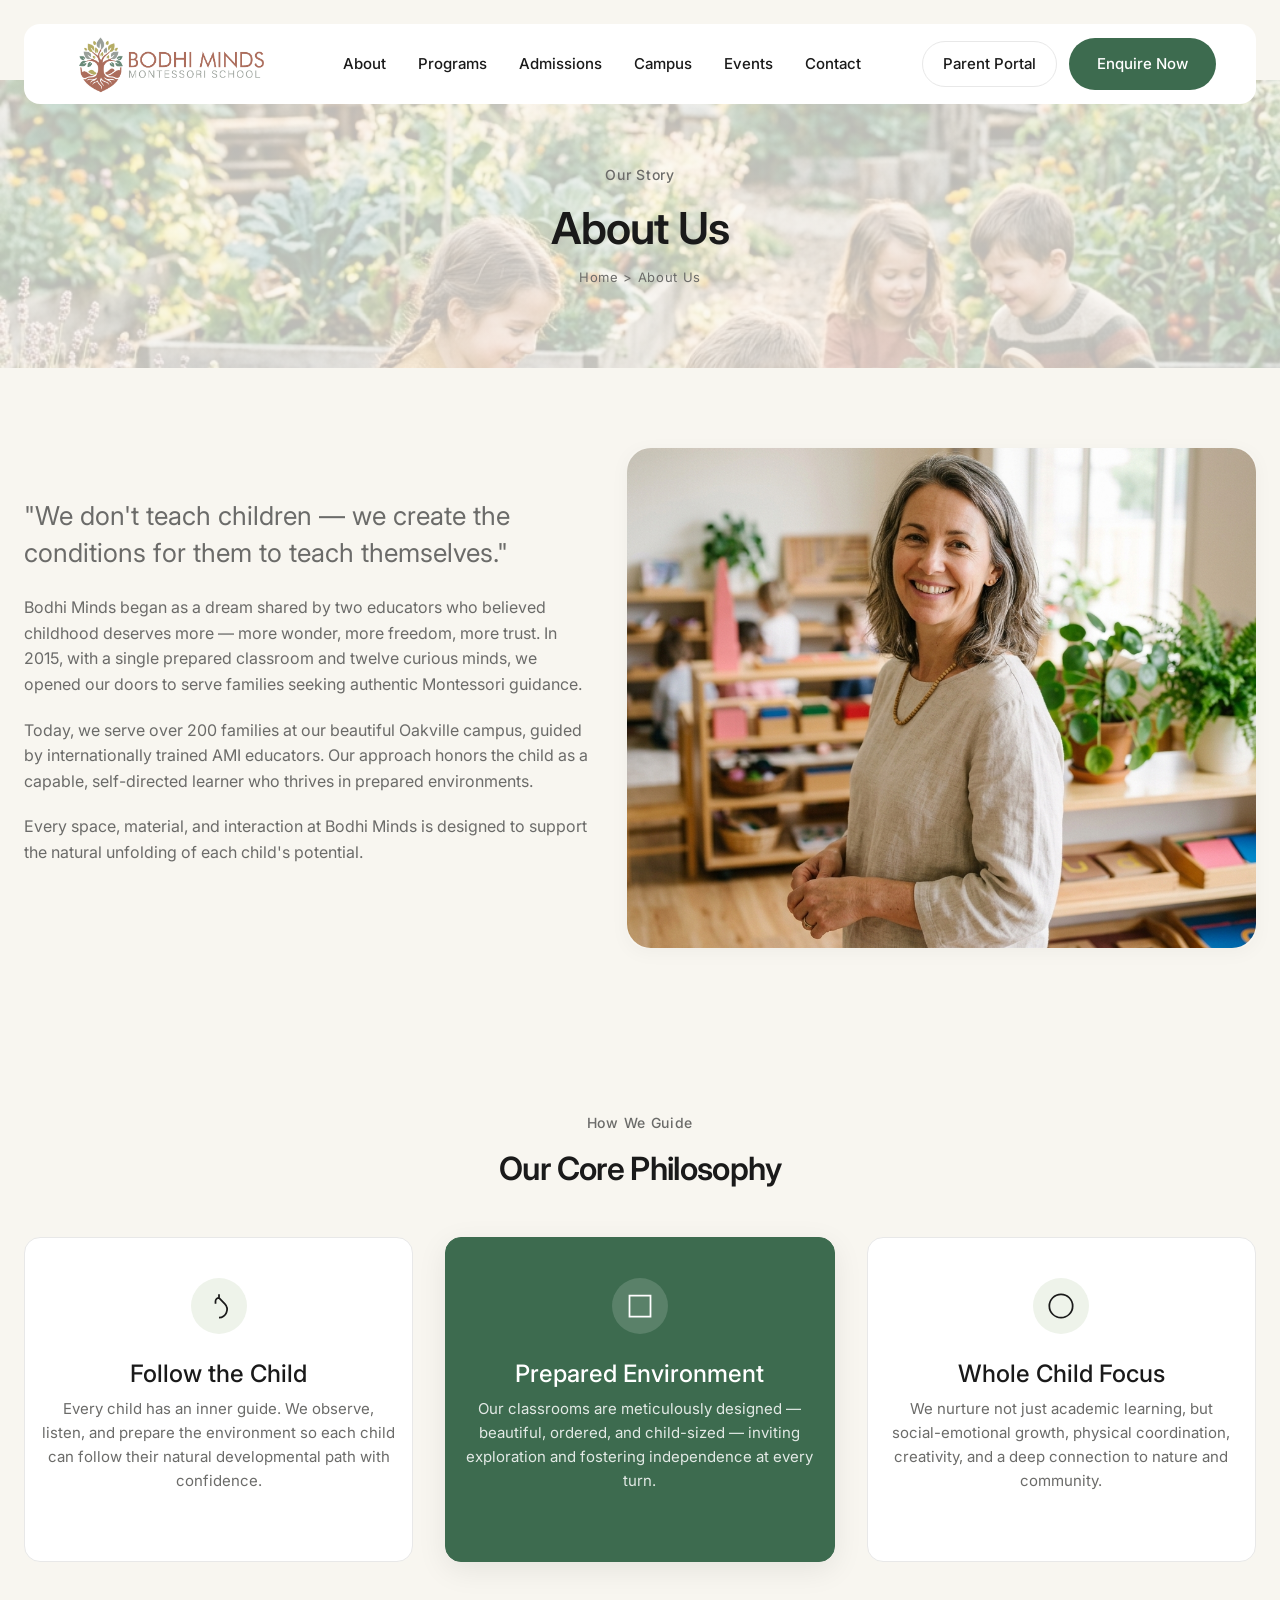
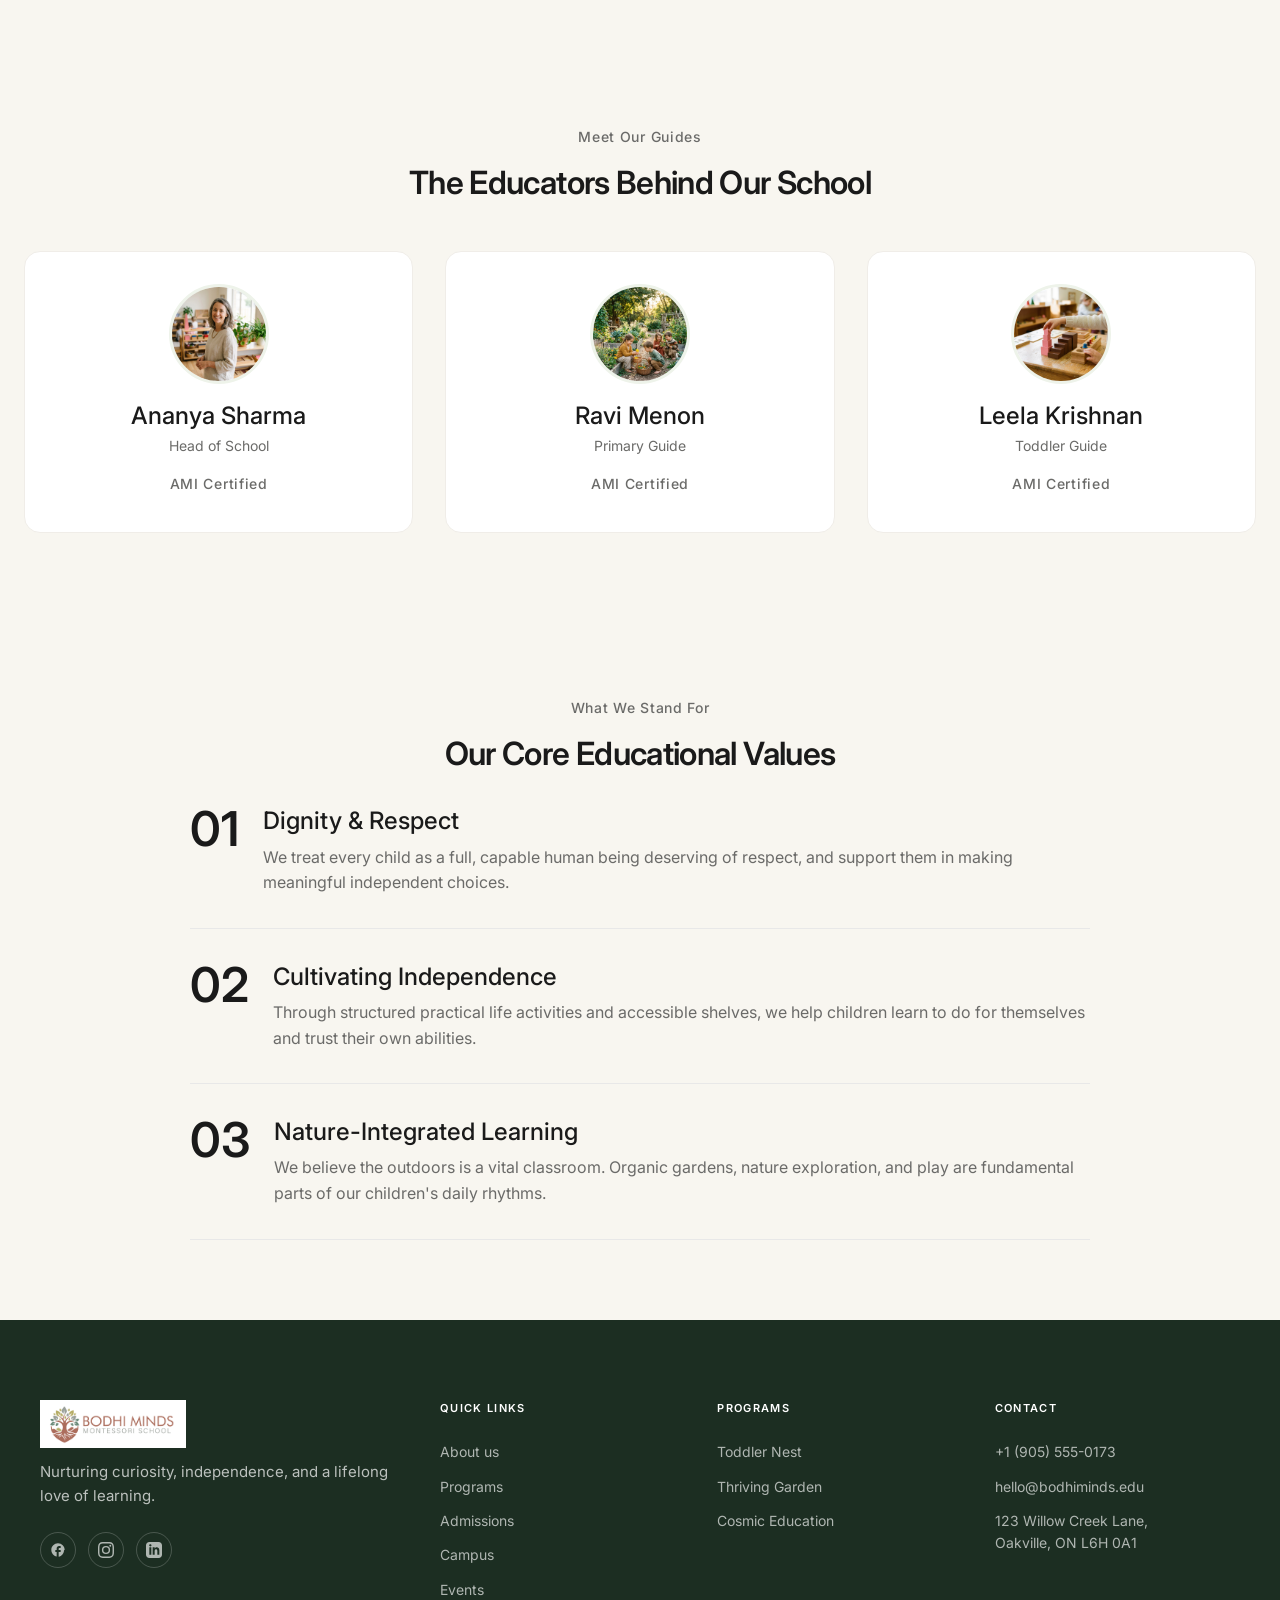
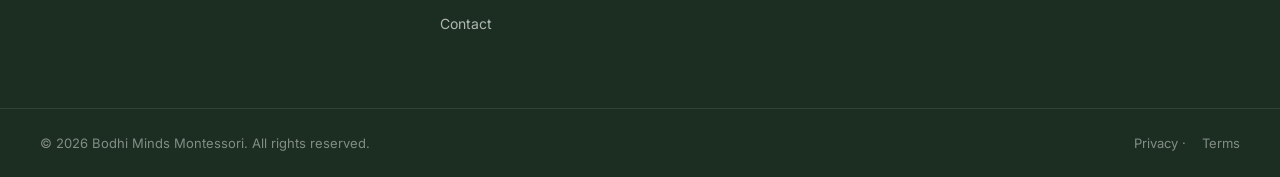
<file: about.html>
<!DOCTYPE html>
<html lang="en">
<head>
  <meta charset="UTF-8">
  <meta name="viewport" content="width=device-width, initial-scale=1.0">
  <title>About Us — Bodhi Minds Montessori</title>
  <meta name="description" content="Learn about Bodhi Minds Montessori's story, philosophy, team, and values. We create the conditions for children to teach themselves in Oakville, ON.">
  <meta property="og:title" content="About Us — Bodhi Minds Montessori">
  <meta property="og:description" content="Discover our story, philosophy, and the passionate team behind Bodhi Minds Montessori education.">
  <link rel="stylesheet" href="css/tokens.css">
  <link rel="stylesheet" href="css/style.css">
</head>
<body>

  <!-- STICKY NAVBAR -->
  <header class="site-nav" role="banner">
    <nav class="nav-inner" aria-label="Main navigation">
      <a href="index.html" class="nav-logo"><img src="images/Screenshot 2026-05-21 191802.png" alt="Bodhi Minds Montessori Logo"></a>
      <div class="nav-links">
        <a href="about.html">About</a>
        <a href="programs.html">Programs</a>
        <a href="admissions.html">Admissions</a>
        <a href="campus.html">Campus</a>
        <a href="events.html">Events</a>
        <a href="contact.html">Contact</a>
      </div>
      <div class="nav-cta" style="display: flex; gap: 12px;">
        <a href="#" class="btn btn-outline" style="padding: 10px 20px; background: transparent;">Parent Portal</a>
        <a href="contact.html" class="btn btn-primary">Enquire Now</a>
      </div>
      <div class="nav-hamburger" aria-label="Open menu">
        <span></span>
        <span></span>
        <span></span>
      </div>
    </nav>
  </header>

  <!-- MOBILE DRAWER -->
  <div class="mobile-overlay" aria-hidden="true"></div>
  <div class="mobile-drawer" role="dialog" aria-label="Mobile menu">
    <div class="mobile-drawer-header">
      <span class="mobile-drawer-logo"><img src="images/Screenshot 2026-05-21 191802.png" alt="Logo"></span>
      <span class="mobile-drawer-close" aria-label="Close menu">&times;</span>
    </div>
    <div class="mobile-drawer-links">
      <a href="index.html">Home</a>
      <a href="about.html">About</a>
      <a href="programs.html">Programs</a>
      <a href="admissions.html">Admissions</a>
      <a href="campus.html">Campus</a>
      <a href="events.html">Events</a>
      <a href="contact.html">Contact</a>
    </div>
    <a href="#" class="btn btn-outline" style="margin-top: 24px; width: 100%; background: transparent;">Parent Portal</a>
    <a href="contact.html" class="btn btn-primary" style="margin-top: 12px; width: 100%;">Enquire Now</a>
  </div>

  <main>
    <!-- PAGE HERO BANNER -->
    <section class="page-intro" aria-label="Page introduction" style="--hero-bg: url('../images/about_overlap1.png');">
      <div class="container animate-on-scroll">
        <span class="eyebrow">Our Story</span>
        <h1>About Us</h1>
        <div class="breadcrumb">
          <a href="index.html">Home</a> &gt; <span>About Us</span>
        </div>
      </div>
    </section>

    <!-- STORY SECTION -->
    <section class="section" aria-label="Our story">
      <div class="container">
        <div class="about-split">
          <div class="about-text animate-on-scroll">
            <p class="italic-accent" style="font-family: var(--font-heading); font-size: 26px; line-height: 1.4; margin-bottom: 24px;">
              "We don't teach children — we create the conditions for them to teach themselves."
            </p>
            <p style="margin-bottom: 20px;">Bodhi Minds began as a dream shared by two educators who believed childhood deserves more — more wonder, more freedom, more trust. In 2015, with a single prepared classroom and twelve curious minds, we opened our doors to serve families seeking authentic Montessori guidance.</p>
            <p style="margin-bottom: 20px;">Today, we serve over 200 families at our beautiful Oakville campus, guided by internationally trained AMI educators. Our approach honors the child as a capable, self-directed learner who thrives in prepared environments.</p>
            <p style="margin-bottom: 32px;">Every space, material, and interaction at Bodhi Minds is designed to support the natural unfolding of each child's potential.</p>
            

          </div>
          <div class="about-image animate-on-scroll" style="display: flex; justify-content: center;">
            <img src="images/founder_portrait.png" alt="Founder of Bodhi Minds Montessori holding Montessori learning cards" class="img-hero" style="max-height: 500px; width: 100%; object-fit: cover;">
          </div>
        </div>
      </div>
    </section>

    <!-- PHILOSOPHY SECTION -->
    <section class="section section-alt" aria-label="Our philosophy">
      <div class="container text-center">
        <span class="eyebrow animate-on-scroll">How We Guide</span>
        <h2 class="animate-on-scroll mb-24">Our Core Philosophy</h2>
        <div class="programs-tabs animate-on-scroll">
          <div class="program-card">
            <div class="icon-wrapper">
              <svg viewBox="0 0 24 24" fill="none" stroke="currentColor" stroke-width="1.5"><path d="M12 22a7 7 0 0 0 5-11.8L12 5V2m0 3a3 3 0 0 0-3 3v2"/></svg>
            </div>
            <h3>Follow the Child</h3>
            <p>Every child has an inner guide. We observe, listen, and prepare the environment so each child can follow their natural developmental path with confidence.</p>
          </div>
          <div class="program-card active">
            <div class="icon-wrapper">
              <svg viewBox="0 0 24 24" fill="none" stroke="currentColor" stroke-width="1.5"><path d="M3 3h18v18H3z"/></svg>
            </div>
            <h3>Prepared Environment</h3>
            <p>Our classrooms are meticulously designed — beautiful, ordered, and child-sized — inviting exploration and fostering independence at every turn.</p>
          </div>
          <div class="program-card">
            <div class="icon-wrapper">
              <svg viewBox="0 0 24 24" fill="none" stroke="currentColor" stroke-width="1.5"><circle cx="12" cy="12" r="10"/></svg>
            </div>
            <h3>Whole Child Focus</h3>
            <p>We nurture not just academic learning, but social-emotional growth, physical coordination, creativity, and a deep connection to nature and community.</p>
          </div>
        </div>
      </div>
    </section>

    <!-- TEAM SECTION -->
    <section class="section" aria-label="Our team">
      <div class="container">
        <div class="text-center animate-on-scroll">
          <span class="eyebrow">Meet Our Guides</span>
          <h2 class="mb-24">The Educators Behind Our School</h2>
        </div>
        <div class="testimonials-grid animate-on-scroll">
          
          <div class="testimonial-card text-center" style="display: flex; flex-direction: column; align-items: center;">
            <img src="images/founder_portrait.png" alt="Ananya Sharma, Head of School" style="width: 100px; height: 100px; border-radius: 50%; object-fit: cover; margin-bottom: 16px; border: 3px solid var(--color-badge-bg);">
            <h3 style="margin-bottom: 4px;">Ananya Sharma</h3>
            <p class="text-muted" style="font-size: 14px; margin-bottom: 12px;">Head of School</p>
            <span class="eyebrow" style="margin-bottom: 0;">AMI Certified</span>
          </div>

          <div class="testimonial-card text-center" style="display: flex; flex-direction: column; align-items: center;">
            <img src="images/about_overlap1.png" alt="Ravi Menon, Primary Guide" style="width: 100px; height: 100px; border-radius: 50%; object-fit: cover; margin-bottom: 16px; border: 3px solid var(--color-badge-bg);">
            <h3 style="margin-bottom: 4px;">Ravi Menon</h3>
            <p class="text-muted" style="font-size: 14px; margin-bottom: 12px;">Primary Guide</p>
            <span class="eyebrow" style="margin-bottom: 0;">AMI Certified</span>
          </div>

          <div class="testimonial-card text-center" style="display: flex; flex-direction: column; align-items: center;">
            <img src="images/about_overlap2.png" alt="Leela Krishnan, Toddler Guide" style="width: 100px; height: 100px; border-radius: 50%; object-fit: cover; margin-bottom: 16px; border: 3px solid var(--color-badge-bg);">
            <h3 style="margin-bottom: 4px;">Leela Krishnan</h3>
            <p class="text-muted" style="font-size: 14px; margin-bottom: 12px;">Toddler Guide</p>
            <span class="eyebrow" style="margin-bottom: 0;">AMI Certified</span>
          </div>

        </div>
      </div>
    </section>

    <!-- VALUES SECTION -->
    <section class="section section-alt" aria-label="Our values">
      <div class="container">
        <div class="text-center animate-on-scroll">
          <span class="eyebrow">What We Stand For</span>
          <h2 class="mb-48">Our Core Educational Values</h2>
        </div>
        <div style="max-width: 900px; margin: 0 auto;" class="animate-on-scroll">
          
          <div style="display: flex; gap: 24px; padding: 32px 0; border-bottom: 1px solid var(--color-border);">
            <div style="font-family: var(--font-heading); font-size: 48px; color: var(--color-olive); font-weight: 600; line-height: 1;">01</div>
            <div>
              <h3 style="margin-bottom: 8px;">Dignity & Respect</h3>
              <p class="text-muted">We treat every child as a full, capable human being deserving of respect, and support them in making meaningful independent choices.</p>
            </div>
          </div>

          <div style="display: flex; gap: 24px; padding: 32px 0; border-bottom: 1px solid var(--color-border);">
            <div style="font-family: var(--font-heading); font-size: 48px; color: var(--color-olive); font-weight: 600; line-height: 1;">02</div>
            <div>
              <h3 style="margin-bottom: 8px;">Cultivating Independence</h3>
              <p class="text-muted">Through structured practical life activities and accessible shelves, we help children learn to do for themselves and trust their own abilities.</p>
            </div>
          </div>

          <div style="display: flex; gap: 24px; padding: 32px 0; border-bottom: 1px solid var(--color-border);">
            <div style="font-family: var(--font-heading); font-size: 48px; color: var(--color-olive); font-weight: 600; line-height: 1;">03</div>
            <div>
              <h3 style="margin-bottom: 8px;">Nature-Integrated Learning</h3>
              <p class="text-muted">We believe the outdoors is a vital classroom. Organic gardens, nature exploration, and play are fundamental parts of our children's daily rhythms.</p>
            </div>
          </div>

        </div>
      </div>
    </section>
  </main>

  <!-- FOOTER -->
  <footer class="site-footer" role="contentinfo">
    <div class="footer-grid">
      <div class="footer-col">
        <a href="index.html" class="footer-logo"><img src="images/Screenshot 2026-05-21 191802.png" alt="Bodhi Minds Montessori Logo"></a>
        <p class="footer-tagline">Nurturing curiosity, independence, and a lifelong love of learning.</p>
        <div class="footer-socials">
          <a href="#" aria-label="Facebook">
            <svg viewBox="0 0 24 24"><path d="M22 12c0-5.52-4.48-10-10-10S2 6.48 2 12c0 4.84 3.44 8.87 8 9.8V15H8v-3h2V9.5C10 7.57 11.57 6 13.5 6H16v3h-2c-.55 0-1 .45-1 1v2h3v3h-3v6.95c4.56-.93 8-4.96 8-9.75z"/></svg>
          </a>
          <a href="#" aria-label="Instagram">
            <svg viewBox="0 0 24 24"><path d="M12 2.163c3.204 0 3.584.012 4.85.07 3.252.148 4.771 1.691 4.919 4.919.058 1.265.069 1.645.069 4.849 0 3.205-.012 3.584-.069 4.849-.149 3.225-1.664 4.771-4.919 4.919-1.266.058-1.644.07-4.85.07-3.204 0-3.584-.012-4.849-.07-3.26-.149-4.771-1.699-4.919-4.92-.058-1.265-.07-1.644-.07-4.849 0-3.204.013-3.583.07-4.849.149-3.227 1.664-4.771 4.919-4.919 1.266-.057 1.645-.069 4.849-.069zM12 0C8.741 0 8.333.014 7.053.072 2.695.272.273 2.69.073 7.051.014 8.333 0 8.741 0 12c0 3.259.014 3.668.072 4.948.2 4.358 2.618 6.78 6.98 6.98 1.281.058 1.689.072 4.948.072 3.259 0 3.668-.014 4.948-.072 4.354-.2 6.782-2.618 6.979-6.98.059-1.28.073-1.689.073-4.948 0-3.259-.014-3.667-.072-4.947-.196-4.354-2.617-6.78-6.979-6.98C15.668.014 15.259 0 12 0zm0 5.838a6.162 6.162 0 1 0 0 12.324 6.162 6.162 0 0 0 0-12.324zM12 16a4 4 0 1 1 0-8 4 4 0 0 1 0 8zm6.406-11.845a1.44 1.44 0 1 0 0 2.881 1.44 1.44 0 0 0 0-2.881z"/></svg>
          </a>
          <a href="#" aria-label="LinkedIn">
            <svg viewBox="0 0 24 24"><path d="M19 0h-14c-2.761 0-5 2.239-5 5v14c0 2.761 2.239 5 5 5h14c2.762 0 5-2.239 5-5v-14c0-2.761-2.238-5-5-5zm-11 19h-3v-11h3v11zm-1.5-12.268c-.966 0-1.75-.79-1.75-1.764s.784-1.764 1.75-1.764 1.75.79 1.75 1.764-.783 1.764-1.75 1.764zm13.5 12.268h-3v-5.604c0-3.368-4-3.113-4 0v5.604h-3v-11h3v1.765c1.396-2.586 7-2.777 7 2.476v6.759z"/></svg>
          </a>
        </div>
      </div>
      <div class="footer-col">
        <h4>Quick Links</h4>
        <a href="about.html">About us</a>
        <a href="programs.html">Programs</a>
        <a href="admissions.html">Admissions</a>
        <a href="campus.html">Campus</a>
        <a href="events.html">Events</a>
        <a href="contact.html">Contact</a>
      </div>
      <div class="footer-col">
        <h4>Programs</h4>
        <a href="programs.html#toddler">Toddler Nest</a>
        <a href="programs.html#preschool">Thriving Garden</a>
        <a href="programs.html#kindergarten">Cosmic Education</a>
      </div>
      <div class="footer-col">
        <h4>Contact</h4>
        <a href="tel:+19055550173">+1 (905) 555-0173</a>
        <a href="mailto:hello@bodhiminds.edu">hello@bodhiminds.edu</a>
        <a>123 Willow Creek Lane,<br>Oakville, ON L6H 0A1</a>
      </div>
    </div>
    <div class="footer-bottom">
      <span>© 2026 Bodhi Minds Montessori. All rights reserved.</span>
      <div>
        <a href="#">Privacy</a> · <a href="#">Terms</a>
      </div>
    </div>
  </footer>

  <script src="js/main.js"></script>
</body>
</html>
</file>
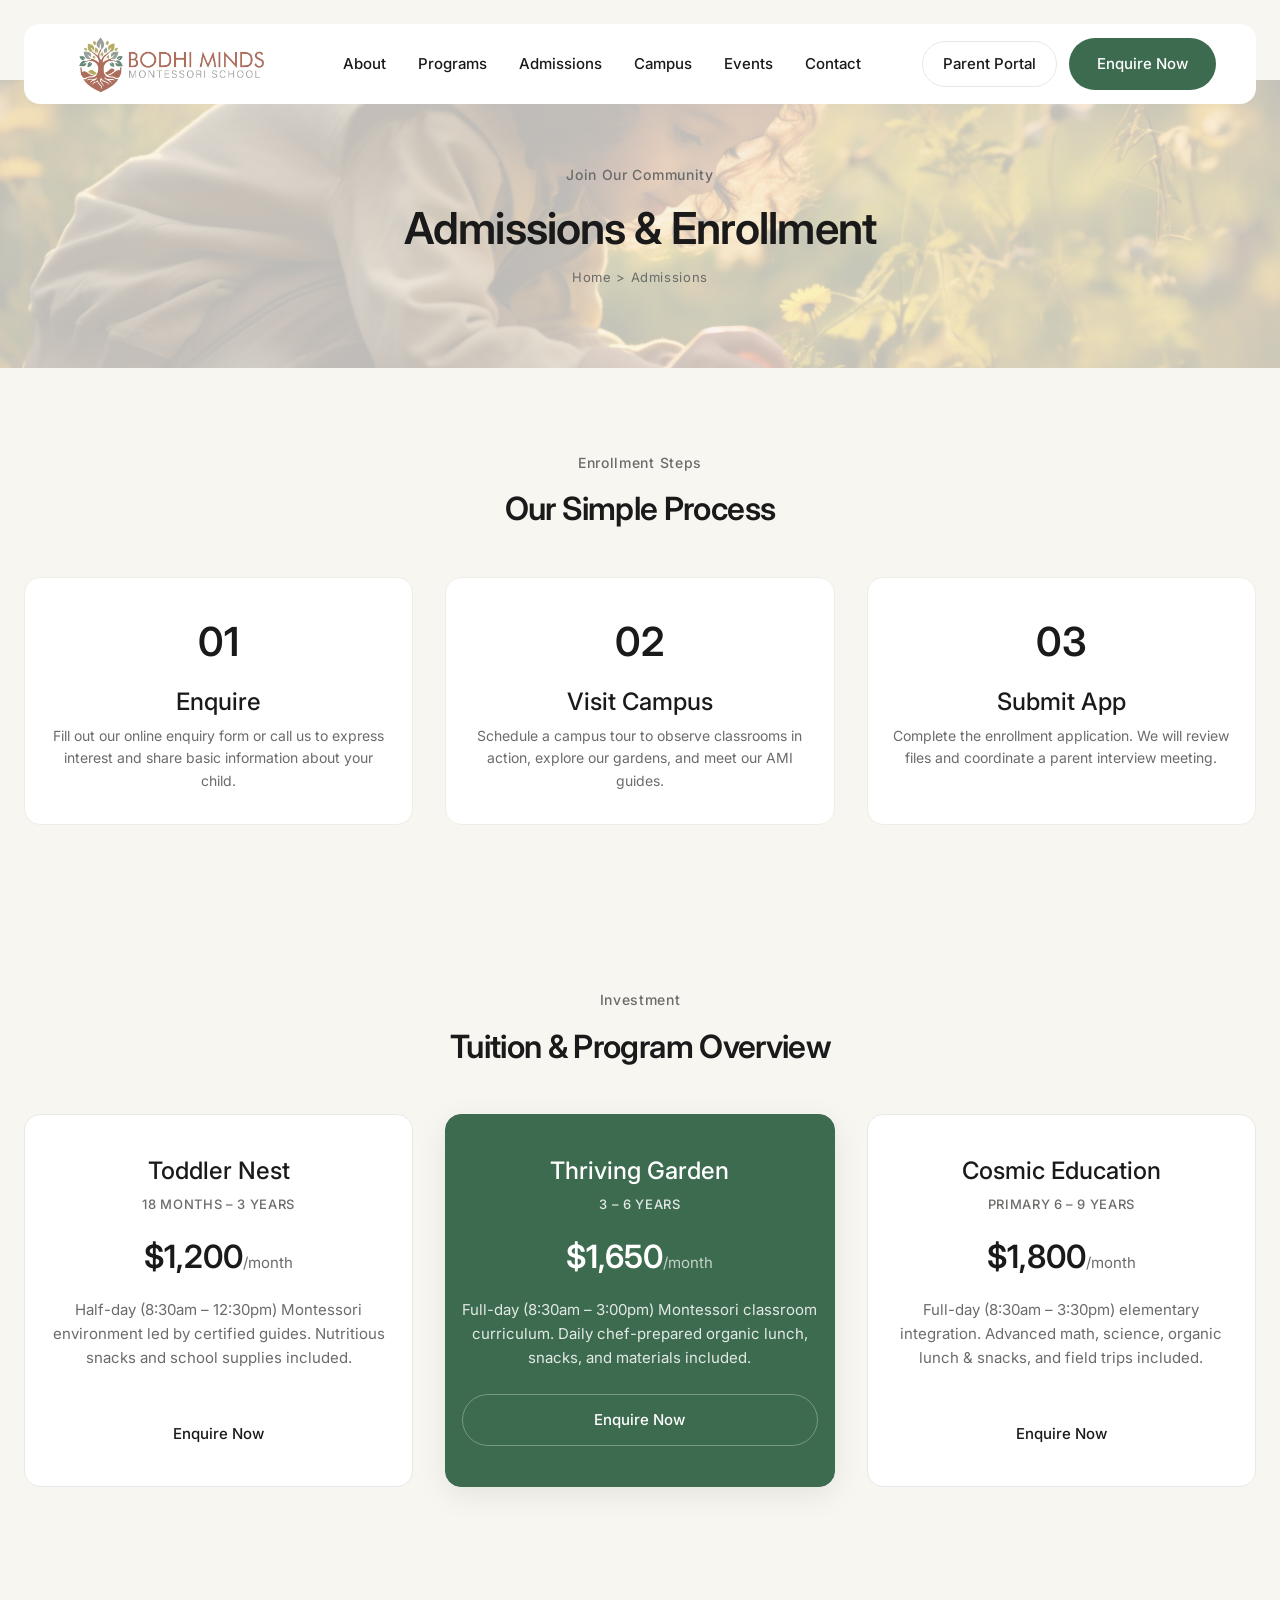
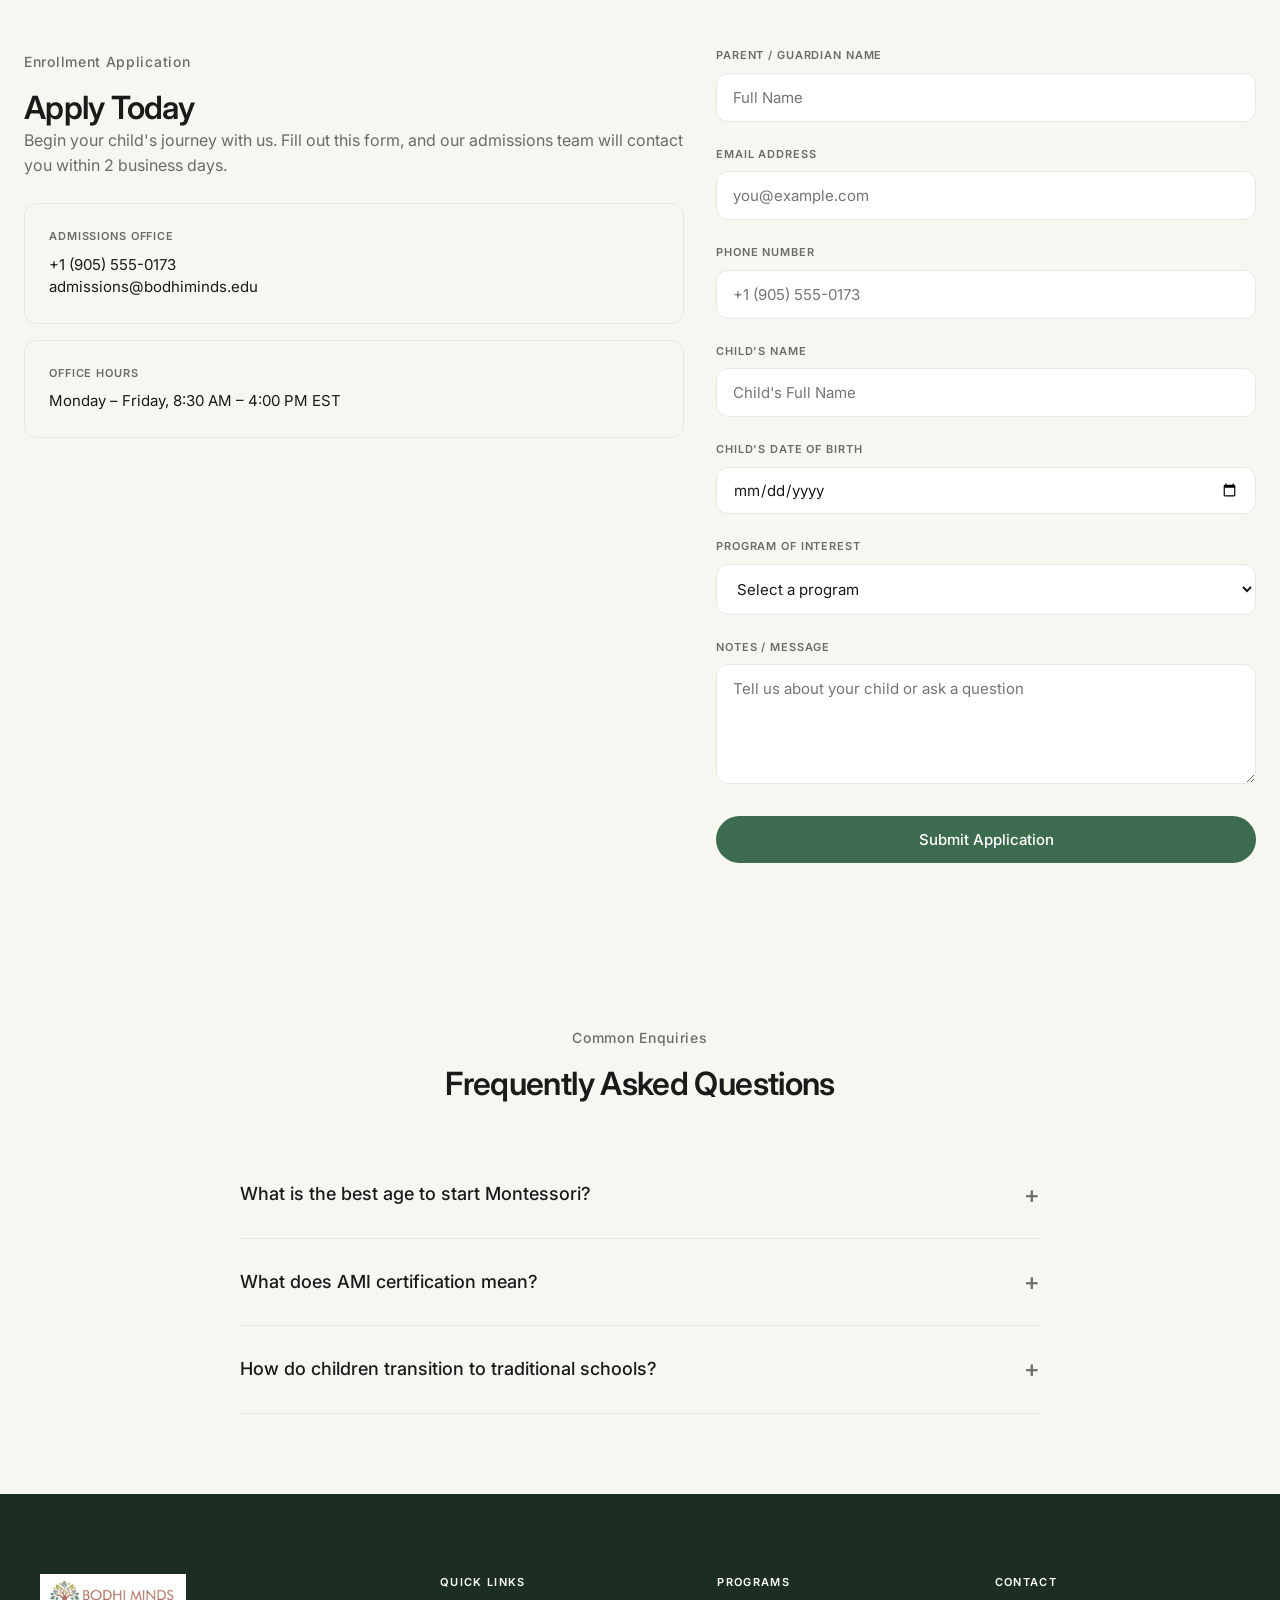
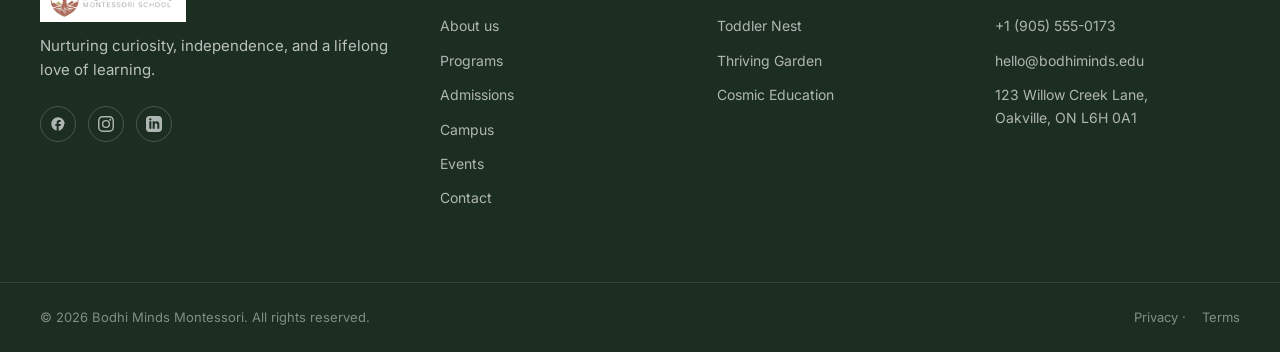
<file: admissions.html>
<!DOCTYPE html>
<html lang="en">
<head>
  <meta charset="UTF-8">
  <meta name="viewport" content="width=device-width, initial-scale=1.0">
  <title>Admissions — Bodhi Minds Montessori</title>
  <meta name="description" content="Apply to Bodhi Minds Montessori in Oakville, ON. Learn about our admissions process, fees, and how to enroll your child.">
  <meta property="og:title" content="Admissions — Bodhi Minds Montessori">
  <meta property="og:description" content="Start your child's Montessori journey. Simple 4-step admissions process with transparent fees.">
  <link rel="stylesheet" href="css/tokens.css">
  <link rel="stylesheet" href="css/style.css">
</head>
<body>

  <!-- STICKY NAVBAR -->
  <header class="site-nav" role="banner">
    <nav class="nav-inner" aria-label="Main navigation">
      <a href="index.html" class="nav-logo"><img src="images/Screenshot 2026-05-21 191802.png" alt="Bodhi Minds Montessori Logo"></a>
      <div class="nav-links">
        <a href="about.html">About</a>
        <a href="programs.html">Programs</a>
        <a href="admissions.html">Admissions</a>
        <a href="campus.html">Campus</a>
        <a href="events.html">Events</a>
        <a href="contact.html">Contact</a>
      </div>
      <div class="nav-cta" style="display: flex; gap: 12px;">
        <a href="#" class="btn btn-outline" style="padding: 10px 20px; background: transparent;">Parent Portal</a>
        <a href="contact.html" class="btn btn-primary">Enquire Now</a>
      </div>
      <div class="nav-hamburger" aria-label="Open menu">
        <span></span>
        <span></span>
        <span></span>
      </div>
    </nav>
  </header>

  <!-- MOBILE DRAWER -->
  <div class="mobile-overlay" aria-hidden="true"></div>
  <div class="mobile-drawer" role="dialog" aria-label="Mobile menu">
    <div class="mobile-drawer-header">
      <span class="mobile-drawer-logo"><img src="images/Screenshot 2026-05-21 191802.png" alt="Logo"></span>
      <span class="mobile-drawer-close" aria-label="Close menu">&times;</span>
    </div>
    <div class="mobile-drawer-links">
      <a href="index.html">Home</a>
      <a href="about.html">About</a>
      <a href="programs.html">Programs</a>
      <a href="admissions.html">Admissions</a>
      <a href="campus.html">Campus</a>
      <a href="events.html">Events</a>
      <a href="contact.html">Contact</a>
    </div>
    <a href="#" class="btn btn-outline" style="margin-top: 24px; width: 100%; background: transparent;">Parent Portal</a>
    <a href="contact.html" class="btn btn-primary" style="margin-top: 12px; width: 100%;">Enquire Now</a>
  </div>

  <main>
    <!-- PAGE HERO BANNER -->
    <section class="page-intro" aria-label="Page introduction" style="--hero-bg: url('../images/close-up-boy-helping-with-gardening.jpg');">
      <div class="container animate-on-scroll">
        <span class="eyebrow">Join Our Community</span>
        <h1>Admissions & Enrollment</h1>
        <div class="breadcrumb">
          <a href="index.html">Home</a> &gt; <span>Admissions</span>
        </div>
      </div>
    </section>

    <!-- PROCESS SECTION -->
    <section class="section" aria-label="Admissions process">
      <div class="container text-center">
        <span class="eyebrow animate-on-scroll">Enrollment Steps</span>
        <h2 class="animate-on-scroll mb-48">Our Simple Process</h2>
        <div class="testimonials-grid animate-on-scroll">
          
          <div class="testimonial-card text-center" style="padding: 32px 24px;">
            <div style="font-family: var(--font-heading); font-size: 40px; color: var(--color-olive); font-weight: 600; margin-bottom: 12px;">01</div>
            <h3 style="margin-bottom: 8px;">Enquire</h3>
            <p class="text-muted" style="font-size: 14px;">Fill out our online enquiry form or call us to express interest and share basic information about your child.</p>
          </div>

          <div class="testimonial-card text-center" style="padding: 32px 24px;">
            <div style="font-family: var(--font-heading); font-size: 40px; color: var(--color-olive); font-weight: 600; margin-bottom: 12px;">02</div>
            <h3 style="margin-bottom: 8px;">Visit Campus</h3>
            <p class="text-muted" style="font-size: 14px;">Schedule a campus tour to observe classrooms in action, explore our gardens, and meet our AMI guides.</p>
          </div>

          <div class="testimonial-card text-center" style="padding: 32px 24px;">
            <div style="font-family: var(--font-heading); font-size: 40px; color: var(--color-olive); font-weight: 600; margin-bottom: 12px;">03</div>
            <h3 style="margin-bottom: 8px;">Submit App</h3>
            <p class="text-muted" style="font-size: 14px;">Complete the enrollment application. We will review files and coordinate a parent interview meeting.</p>
          </div>

        </div>
      </div>
    </section>

    <!-- FEES SECTION -->
    <section class="section section-alt" aria-label="Tuition fees">
      <div class="container">
        <div class="text-center animate-on-scroll">
          <span class="eyebrow">Investment</span>
          <h2 class="mb-48">Tuition & Program Overview</h2>
        </div>
        <div class="programs-tabs animate-on-scroll">
          
          <div class="program-card">
            <h3>Toddler Nest</h3>
            <div class="age-range">18 months – 3 years</div>
            <div style="font-size: 32px; font-weight: 600; color: var(--color-forest); margin-bottom: 16px;">
              $1,200<span style="font-size: 15px; color: var(--color-muted); font-weight: 400;">/month</span>
            </div>
            <p style="margin-bottom: 24px;">Half-day (8:30am – 12:30pm) Montessori environment led by certified guides. Nutritious snacks and school supplies included.</p>
            <a href="#apply" class="btn btn-outline-green" style="width: 100%;">Enquire Now</a>
          </div>

          <div class="program-card active">
            <h3>Thriving Garden</h3>
            <div class="age-range">3 – 6 years</div>
            <div style="font-size: 32px; font-weight: 600; color: #fff; margin-bottom: 16px;">
              $1,650<span style="font-size: 15px; color: rgba(255,255,255,0.7); font-weight: 400;">/month</span>
            </div>
            <p style="margin-bottom: 24px;">Full-day (8:30am – 3:00pm) Montessori classroom curriculum. Daily chef-prepared organic lunch, snacks, and materials included.</p>
            <a href="#apply" class="btn btn-outline-white" style="width: 100%;">Enquire Now</a>
          </div>

          <div class="program-card">
            <h3>Cosmic Education</h3>
            <div class="age-range">Primary 6 – 9 years</div>
            <div style="font-size: 32px; font-weight: 600; color: var(--color-forest); margin-bottom: 16px;">
              $1,800<span style="font-size: 15px; color: var(--color-muted); font-weight: 400;">/month</span>
            </div>
            <p style="margin-bottom: 24px;">Full-day (8:30am – 3:30pm) elementary integration. Advanced math, science, organic lunch & snacks, and field trips included.</p>
            <a href="#apply" class="btn btn-outline-green" style="width: 100%;">Enquire Now</a>
          </div>

        </div>
      </div>
    </section>

    <!-- APPLICATION FORM SECTION -->
    <section class="section" id="apply" aria-label="Application form">
      <div class="container">
        <div class="contact-split">
          
          <div class="animate-on-scroll">
            <span class="eyebrow">Enrollment Application</span>
            <h2>Apply Today</h2>
            <p class="text-muted mb-24">Begin your child's journey with us. Fill out this form, and our admissions team will contact you within 2 business days.</p>
            
            <div class="contact-info-card" style="margin-bottom: 16px;">
              <h4>Admissions Office</h4>
              <p>+1 (905) 555-0173<br>admissions@bodhiminds.edu</p>
            </div>
            <div class="contact-info-card">
              <h4>Office Hours</h4>
              <p>Monday – Friday, 8:30 AM – 4:00 PM EST</p>
            </div>
          </div>

          <div class="animate-on-scroll">
            <form id="admissions-form">
              <div class="form-group">
                <label for="parent-name">Parent / Guardian Name</label>
                <input type="text" id="parent-name" required placeholder="Full Name">
              </div>
              <div class="form-group">
                <label for="email">Email Address</label>
                <input type="email" id="email" required placeholder="you@example.com">
              </div>
              <div class="form-group">
                <label for="phone">Phone Number</label>
                <input type="tel" id="phone" required placeholder="+1 (905) 555-0173">
              </div>
              <div class="form-group">
                <label for="child-name">Child's Name</label>
                <input type="text" id="child-name" required placeholder="Child's Full Name">
              </div>
              <div class="form-group">
                <label for="child-dob">Child's Date of Birth</label>
                <input type="date" id="child-dob" required style="padding: 12px 16px;">
              </div>
              <div class="form-group">
                <label for="program">Program of Interest</label>
                <select id="program" required>
                  <option value="">Select a program</option>
                  <option value="toddler">Toddler Nest (18m – 3y)</option>
                  <option value="preschool">Thriving Garden (3 – 6y)</option>
                  <option value="cosmic">Cosmic Education (Primary 6 – 9y)</option>
                </select>
              </div>
              <div class="form-group">
                <label for="notes">Notes / Message</label>
                <textarea id="notes" placeholder="Tell us about your child or ask a question"></textarea>
              </div>
              <button type="submit" class="btn btn-primary" style="width: 100%;">Submit Application</button>
            </form>
          </div>

        </div>
      </div>
    </section>

    <!-- FAQ SECTION -->
    <section class="section section-alt" aria-label="Frequently Asked Questions">
      <div class="container">
        <div class="text-center animate-on-scroll">
          <span class="eyebrow">Common Enquiries</span>
          <h2 class="mb-48">Frequently Asked Questions</h2>
        </div>
        <div class="faq-list animate-on-scroll">
          
          <div class="faq-item">
            <div class="faq-question">
              <span>What is the best age to start Montessori?</span>
              <span class="faq-icon">+</span>
            </div>
            <div class="faq-answer">
              <p>Children can join our Toddler Nest environment starting from 18 months. The earlier a child joins, the more fully they benefit from the self-guided routine, but we welcome children at all program age ranges.</p>
            </div>
          </div>

          <div class="faq-item">
            <div class="faq-question">
              <span>What does AMI certification mean?</span>
              <span class="faq-icon">+</span>
            </div>
            <div class="faq-answer">
              <p>AMI (Association Montessori Internationale) is the official training standard established by Dr. Maria Montessori. All lead guides in our classrooms hold AMI diplomas, ensuring high-quality, authentic classroom environments.</p>
            </div>
          </div>

          <div class="faq-item">
            <div class="faq-question">
              <span>How do children transition to traditional schools?</span>
              <span class="faq-icon">+</span>
            </div>
            <div class="faq-answer">
              <p>Montessori alumni transition exceptionally well. The skills they develop — self-regulation, deep focus, collaborative problem solving, and intellectual curiosity — prepare them to excel in any classroom environment.</p>
            </div>
          </div>

        </div>
      </div>
    </section>
  </main>

  <!-- FOOTER -->
  <footer class="site-footer" role="contentinfo">
    <div class="footer-grid">
      <div class="footer-col">
        <a href="index.html" class="footer-logo"><img src="images/Screenshot 2026-05-21 191802.png" alt="Bodhi Minds Montessori Logo"></a>
        <p class="footer-tagline">Nurturing curiosity, independence, and a lifelong love of learning.</p>
        <div class="footer-socials">
          <a href="#" aria-label="Facebook">
            <svg viewBox="0 0 24 24"><path d="M22 12c0-5.52-4.48-10-10-10S2 6.48 2 12c0 4.84 3.44 8.87 8 9.8V15H8v-3h2V9.5C10 7.57 11.57 6 13.5 6H16v3h-2c-.55 0-1 .45-1 1v2h3v3h-3v6.95c4.56-.93 8-4.96 8-9.75z"/></svg>
          </a>
          <a href="#" aria-label="Instagram">
            <svg viewBox="0 0 24 24"><path d="M12 2.163c3.204 0 3.584.012 4.85.07 3.252.148 4.771 1.691 4.919 4.919.058 1.265.069 1.645.069 4.849 0 3.205-.012 3.584-.069 4.849-.149 3.225-1.664 4.771-4.919 4.919-1.266.058-1.644.07-4.85.07-3.204 0-3.584-.012-4.849-.07-3.26-.149-4.771-1.699-4.919-4.92-.058-1.265-.07-1.644-.07-4.849 0-3.204.013-3.583.07-4.849.149-3.227 1.664-4.771 4.919-4.919 1.266-.057 1.645-.069 4.849-.069zM12 0C8.741 0 8.333.014 7.053.072 2.695.272.273 2.69.073 7.051.014 8.333 0 8.741 0 12c0 3.259.014 3.668.072 4.948.2 4.358 2.618 6.78 6.98 6.98 1.281.058 1.689.072 4.948.072 3.259 0 3.668-.014 4.948-.072 4.354-.2 6.782-2.618 6.979-6.98.059-1.28.073-1.689.073-4.948 0-3.259-.014-3.667-.072-4.947-.196-4.354-2.617-6.78-6.979-6.98C15.668.014 15.259 0 12 0zm0 5.838a6.162 6.162 0 1 0 0 12.324 6.162 6.162 0 0 0 0-12.324zM12 16a4 4 0 1 1 0-8 4 4 0 0 1 0 8zm6.406-11.845a1.44 1.44 0 1 0 0 2.881 1.44 1.44 0 0 0 0-2.881z"/></svg>
          </a>
          <a href="#" aria-label="LinkedIn">
            <svg viewBox="0 0 24 24"><path d="M19 0h-14c-2.761 0-5 2.239-5 5v14c0 2.761 2.239 5 5 5h14c2.762 0 5-2.239 5-5v-14c0-2.761-2.238-5-5-5zm-11 19h-3v-11h3v11zm-1.5-12.268c-.966 0-1.75-.79-1.75-1.764s.784-1.764 1.75-1.764 1.75.79 1.75 1.764-.783 1.764-1.75 1.764zm13.5 12.268h-3v-5.604c0-3.368-4-3.113-4 0v5.604h-3v-11h3v1.765c1.396-2.586 7-2.777 7 2.476v6.759z"/></svg>
          </a>
        </div>
      </div>
      <div class="footer-col">
        <h4>Quick Links</h4>
        <a href="about.html">About us</a>
        <a href="programs.html">Programs</a>
        <a href="admissions.html">Admissions</a>
        <a href="campus.html">Campus</a>
        <a href="events.html">Events</a>
        <a href="contact.html">Contact</a>
      </div>
      <div class="footer-col">
        <h4>Programs</h4>
        <a href="programs.html#toddler">Toddler Nest</a>
        <a href="programs.html#preschool">Thriving Garden</a>
        <a href="programs.html#kindergarten">Cosmic Education</a>
      </div>
      <div class="footer-col">
        <h4>Contact</h4>
        <a href="tel:+19055550173">+1 (905) 555-0173</a>
        <a href="mailto:hello@bodhiminds.edu">hello@bodhiminds.edu</a>
        <a>123 Willow Creek Lane,<br>Oakville, ON L6H 0A1</a>
      </div>
    </div>
    <div class="footer-bottom">
      <span>© 2026 Bodhi Minds Montessori. All rights reserved.</span>
      <div>
        <a href="#">Privacy</a> · <a href="#">Terms</a>
      </div>
    </div>
  </footer>

  <script src="js/main.js"></script>
</body>
</html>
</file>
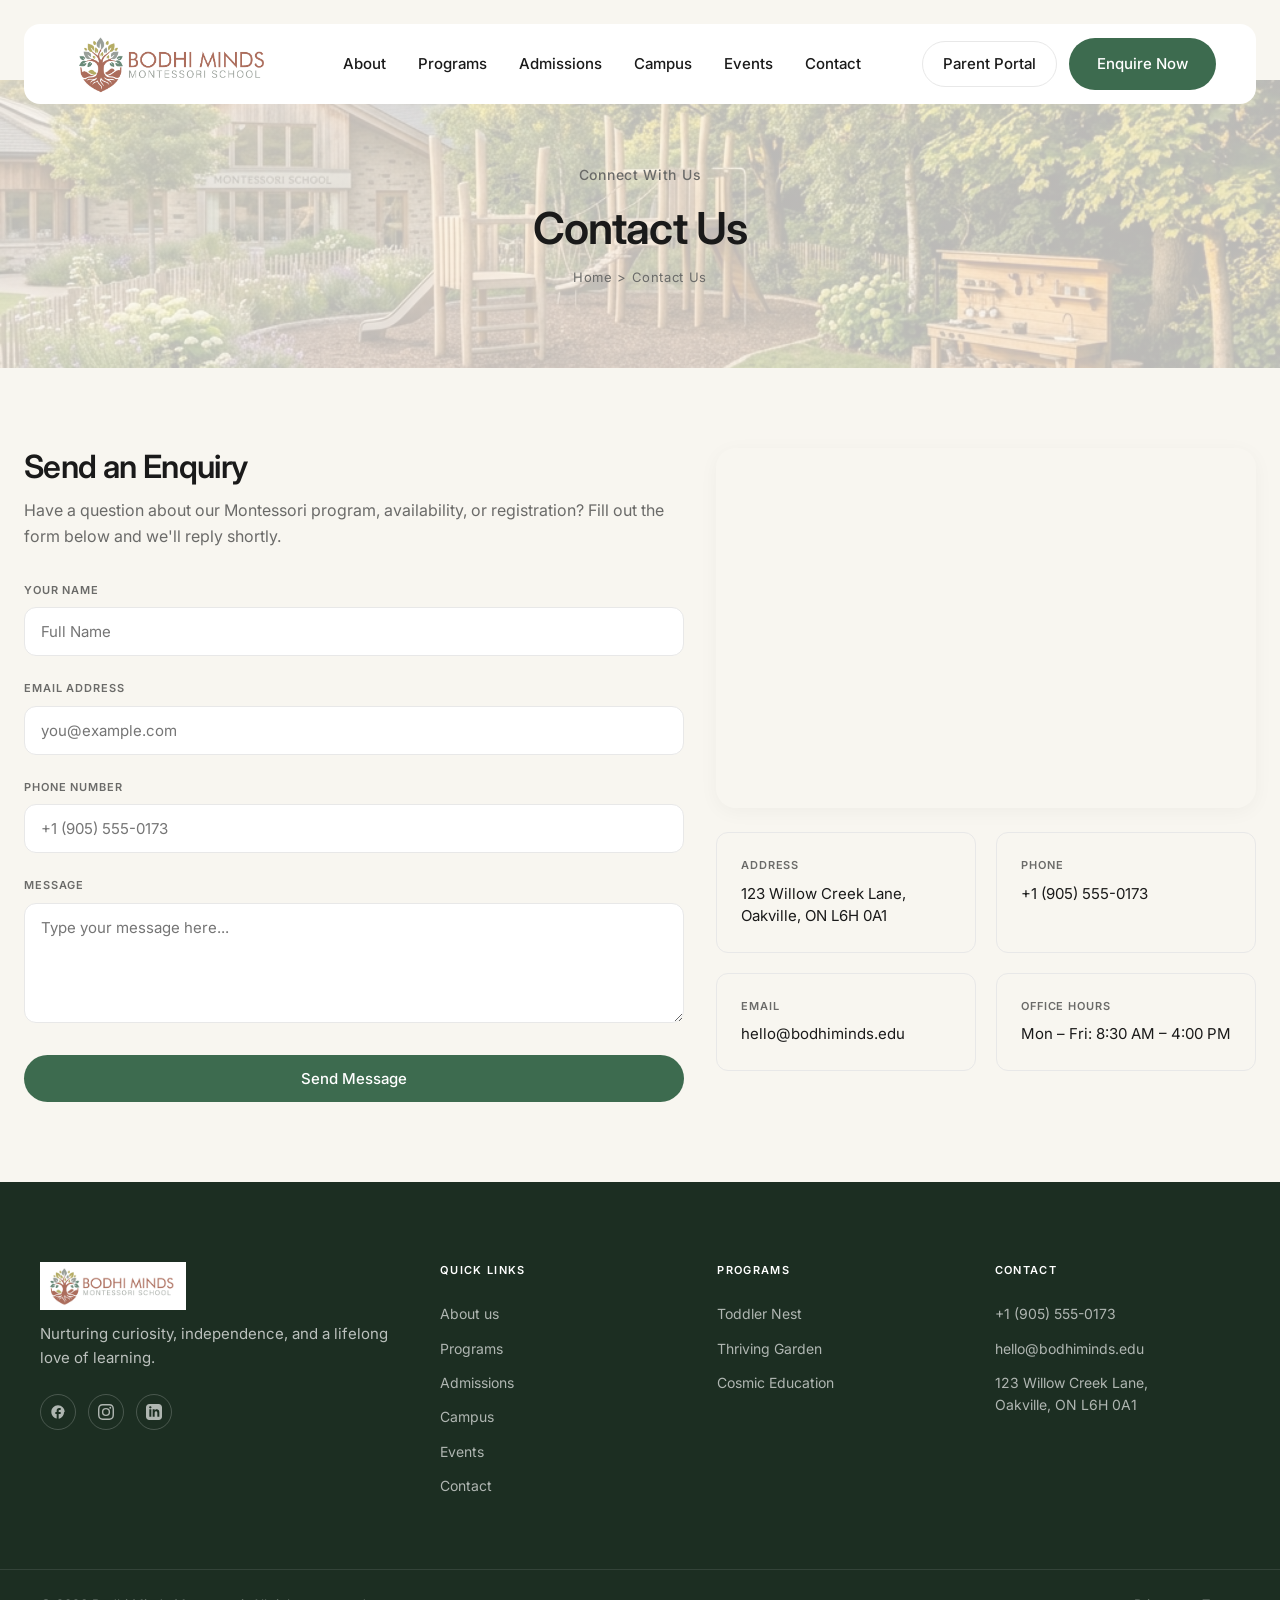
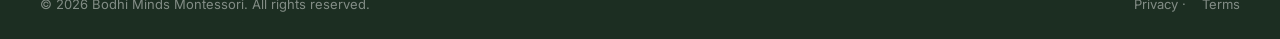
<file: contact.html>
<!DOCTYPE html>
<html lang="en">
<head>
  <meta charset="UTF-8">
  <meta name="viewport" content="width=device-width, initial-scale=1.0">
  <title>Contact Us — Bodhi Minds Montessori</title>
  <meta name="description" content="Get in touch with Bodhi Minds Montessori in Oakville, ON. Schedule a tour, call our admissions office, or send an enquiry.">
  <meta property="og:title" content="Contact Us — Bodhi Minds Montessori">
  <meta property="og:description" content="Visit our school or send us an enquiry. We would love to introduce you to our Montessori environments.">
  <link rel="stylesheet" href="css/tokens.css">
  <link rel="stylesheet" href="css/style.css">

  <!-- LocalBusiness Schema -->
  <script type="application/ld+json">
  {
    "@context": "https://schema.org",
    "@type": "LocalBusiness",
    "name": "Bodhi Minds Montessori",
    "image": "https://bodhi-minds-montessori.vercel.app/images/hero_child.png",
    "telephone": "+1 (905) 555-0173",
    "email": "hello@bodhiminds.edu",
    "address": {
      "@type": "PostalAddress",
      "streetAddress": "123 Willow Creek Lane",
      "addressLocality": "Oakville",
      "addressRegion": "ON",
      "postalCode": "L6H 0A1",
      "addressCountry": "CA"
    },
    "geo": {
      "@type": "GeoCoordinates",
      "latitude": "43.4675",
      "longitude": "-79.6877"
    },
    "url": "https://bodhi-minds-montessori.vercel.app/contact.html"
  }
  </script>
</head>
<body>

  <!-- STICKY NAVBAR -->
  <header class="site-nav" role="banner">
    <nav class="nav-inner" aria-label="Main navigation">
      <a href="index.html" class="nav-logo"><img src="images/Screenshot 2026-05-21 191802.png" alt="Bodhi Minds Montessori Logo"></a>
      <div class="nav-links">
        <a href="about.html">About</a>
        <a href="programs.html">Programs</a>
        <a href="admissions.html">Admissions</a>
        <a href="campus.html">Campus</a>
        <a href="events.html">Events</a>
        <a href="contact.html">Contact</a>
      </div>
      <div class="nav-cta" style="display: flex; gap: 12px;">
        <a href="#" class="btn btn-outline" style="padding: 10px 20px; background: transparent;">Parent Portal</a>
        <a href="contact.html" class="btn btn-primary">Enquire Now</a>
      </div>
      <div class="nav-hamburger" aria-label="Open menu">
        <span></span>
        <span></span>
        <span></span>
      </div>
    </nav>
  </header>

  <!-- MOBILE DRAWER -->
  <div class="mobile-overlay" aria-hidden="true"></div>
  <div class="mobile-drawer" role="dialog" aria-label="Mobile menu">
    <div class="mobile-drawer-header">
      <span class="mobile-drawer-logo"><img src="images/Screenshot 2026-05-21 191802.png" alt="Logo"></span>
      <span class="mobile-drawer-close" aria-label="Close menu">&times;</span>
    </div>
    <div class="mobile-drawer-links">
      <a href="index.html">Home</a>
      <a href="about.html">About</a>
      <a href="programs.html">Programs</a>
      <a href="admissions.html">Admissions</a>
      <a href="campus.html">Campus</a>
      <a href="events.html">Events</a>
      <a href="contact.html">Contact</a>
    </div>
    <a href="#" class="btn btn-outline" style="margin-top: 24px; width: 100%; background: transparent;">Parent Portal</a>
    <a href="contact.html" class="btn btn-primary" style="margin-top: 12px; width: 100%;">Enquire Now</a>
  </div>

  <main>
    <!-- PAGE HERO BANNER -->
    <section class="page-intro" aria-label="Page introduction" style="--hero-bg: url('../images/campus_playground.png');">
      <div class="container animate-on-scroll">
        <span class="eyebrow">Connect With Us</span>
        <h1>Contact Us</h1>
        <div class="breadcrumb">
          <a href="index.html">Home</a> &gt; <span>Contact Us</span>
        </div>
      </div>
    </section>

    <!-- CONTACT SPLIT -->
    <section class="section" aria-label="Contact information and form">
      <div class="container">
        <div class="contact-split">
          
          <div class="contact-form-side animate-on-scroll">
            <h2>Send an Enquiry</h2>
            <p>Have a question about our Montessori program, availability, or registration? Fill out the form below and we'll reply shortly.</p>
            
            <form id="contact-page-form">
              <div class="form-group">
                <label for="name">Your Name</label>
                <input type="text" id="name" required placeholder="Full Name">
              </div>
              <div class="form-group">
                <label for="email">Email Address</label>
                <input type="email" id="email" required placeholder="you@example.com">
              </div>
              <div class="form-group">
                <label for="phone">Phone Number</label>
                <input type="tel" id="phone" required placeholder="+1 (905) 555-0173">
              </div>
              <div class="form-group">
                <label for="message">Message</label>
                <textarea id="message" required placeholder="Type your message here..."></textarea>
              </div>
              <button type="submit" class="btn btn-primary" style="width: 100%;">Send Message</button>
            </form>
          </div>

          <div class="contact-info-side animate-on-scroll">
            <div class="contact-map">
              <!-- Oakville, ON Google Map Embed -->
              <iframe src="https://www.google.com/maps/embed?pb=!1m18!1m12!1m3!1d46297.08546197171!2d-79.73458428459424!3d43.447783963470716!2m3!1f0!2f0!3f0!3m2!1i1024!2i768!4f13.1!3m3!1m2!1s0x882b5b3a4a9058df%3A0xa19c7270c53da3a6!2sOakville%2C%20ON!5e0!3m2!1sen!2sca!4v1700000000000!5m2!1sen!2sca" allowfullscreen="" loading="lazy" referrerpolicy="no-referrer-when-downgrade" title="Bodhi Minds Montessori School location Map"></iframe>
            </div>

            <div class="contact-details-grid">
              
              <div class="contact-info-card">
                <h4>Address</h4>
                <p>123 Willow Creek Lane,<br>Oakville, ON L6H 0A1</p>
              </div>

              <div class="contact-info-card">
                <h4>Phone</h4>
                <p>+1 (905) 555-0173</p>
              </div>

              <div class="contact-info-card">
                <h4>Email</h4>
                <p>hello@bodhiminds.edu</p>
              </div>

              <div class="contact-info-card">
                <h4>Office Hours</h4>
                <p>Mon – Fri: 8:30 AM – 4:00 PM</p>
              </div>

            </div>
          </div>

        </div>
      </div>
    </section>
  </main>

  <!-- FOOTER -->
  <footer class="site-footer" role="contentinfo">
    <div class="footer-grid">
      <div class="footer-col">
        <a href="index.html" class="footer-logo"><img src="images/Screenshot 2026-05-21 191802.png" alt="Bodhi Minds Montessori Logo"></a>
        <p class="footer-tagline">Nurturing curiosity, independence, and a lifelong love of learning.</p>
        <div class="footer-socials">
          <a href="#" aria-label="Facebook">
            <svg viewBox="0 0 24 24"><path d="M22 12c0-5.52-4.48-10-10-10S2 6.48 2 12c0 4.84 3.44 8.87 8 9.8V15H8v-3h2V9.5C10 7.57 11.57 6 13.5 6H16v3h-2c-.55 0-1 .45-1 1v2h3v3h-3v6.95c4.56-.93 8-4.96 8-9.75z"/></svg>
          </a>
          <a href="#" aria-label="Instagram">
            <svg viewBox="0 0 24 24"><path d="M12 2.163c3.204 0 3.584.012 4.85.07 3.252.148 4.771 1.691 4.919 4.919.058 1.265.069 1.645.069 4.849 0 3.205-.012 3.584-.069 4.849-.149 3.225-1.664 4.771-4.919 4.919-1.266.058-1.644.07-4.85.07-3.204 0-3.584-.012-4.849-.07-3.26-.149-4.771-1.699-4.919-4.92-.058-1.265-.07-1.644-.07-4.849 0-3.204.013-3.583.07-4.849.149-3.227 1.664-4.771 4.919-4.919 1.266-.057 1.645-.069 4.849-.069zM12 0C8.741 0 8.333.014 7.053.072 2.695.272.273 2.69.073 7.051.014 8.333 0 8.741 0 12c0 3.259.014 3.668.072 4.948.2 4.358 2.618 6.78 6.98 6.98 1.281.058 1.689.072 4.948.072 3.259 0 3.668-.014 4.948-.072 4.354-.2 6.782-2.618 6.979-6.98.059-1.28.073-1.689.073-4.948 0-3.259-.014-3.667-.072-4.947-.196-4.354-2.617-6.78-6.979-6.98C15.668.014 15.259 0 12 0zm0 5.838a6.162 6.162 0 1 0 0 12.324 6.162 6.162 0 0 0 0-12.324zM12 16a4 4 0 1 1 0-8 4 4 0 0 1 0 8zm6.406-11.845a1.44 1.44 0 1 0 0 2.881 1.44 1.44 0 0 0 0-2.881z"/></svg>
          </a>
          <a href="#" aria-label="LinkedIn">
            <svg viewBox="0 0 24 24"><path d="M19 0h-14c-2.761 0-5 2.239-5 5v14c0 2.761 2.239 5 5 5h14c2.762 0 5-2.239 5-5v-14c0-2.761-2.238-5-5-5zm-11 19h-3v-11h3v11zm-1.5-12.268c-.966 0-1.75-.79-1.75-1.764s.784-1.764 1.75-1.764 1.75.79 1.75 1.764-.783 1.764-1.75 1.764zm13.5 12.268h-3v-5.604c0-3.368-4-3.113-4 0v5.604h-3v-11h3v1.765c1.396-2.586 7-2.777 7 2.476v6.759z"/></svg>
          </a>
        </div>
      </div>
      <div class="footer-col">
        <h4>Quick Links</h4>
        <a href="about.html">About us</a>
        <a href="programs.html">Programs</a>
        <a href="admissions.html">Admissions</a>
        <a href="campus.html">Campus</a>
        <a href="events.html">Events</a>
        <a href="contact.html">Contact</a>
      </div>
      <div class="footer-col">
        <h4>Programs</h4>
        <a href="programs.html#toddler">Toddler Nest</a>
        <a href="programs.html#preschool">Thriving Garden</a>
        <a href="programs.html#kindergarten">Cosmic Education</a>
      </div>
      <div class="footer-col">
        <h4>Contact</h4>
        <a href="tel:+19055550173">+1 (905) 555-0173</a>
        <a href="mailto:hello@bodhiminds.edu">hello@bodhiminds.edu</a>
        <a>123 Willow Creek Lane,<br>Oakville, ON L6H 0A1</a>
      </div>
    </div>
    <div class="footer-bottom">
      <span>© 2026 Bodhi Minds Montessori. All rights reserved.</span>
      <div>
        <a href="#">Privacy</a> · <a href="#">Terms</a>
      </div>
    </div>
  </footer>

  <script src="js/main.js"></script>
</body>
</html>
</file>
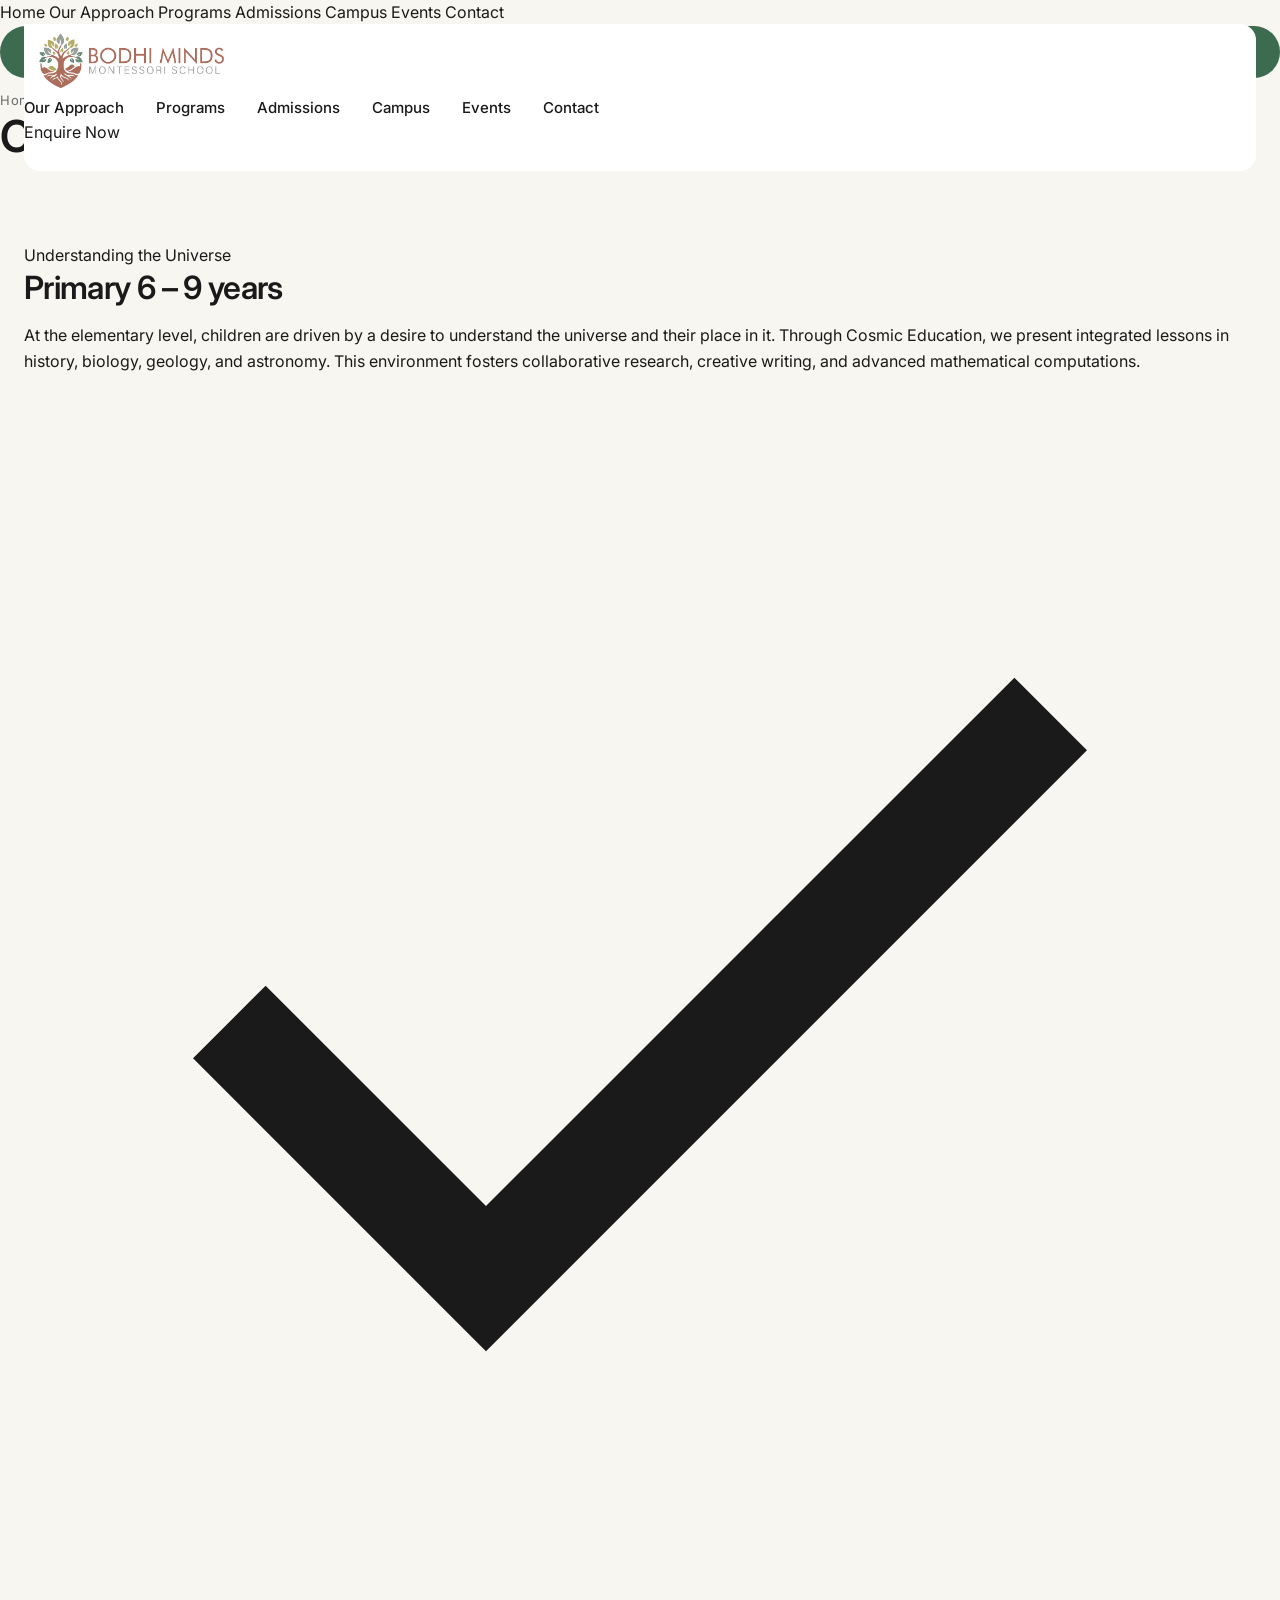
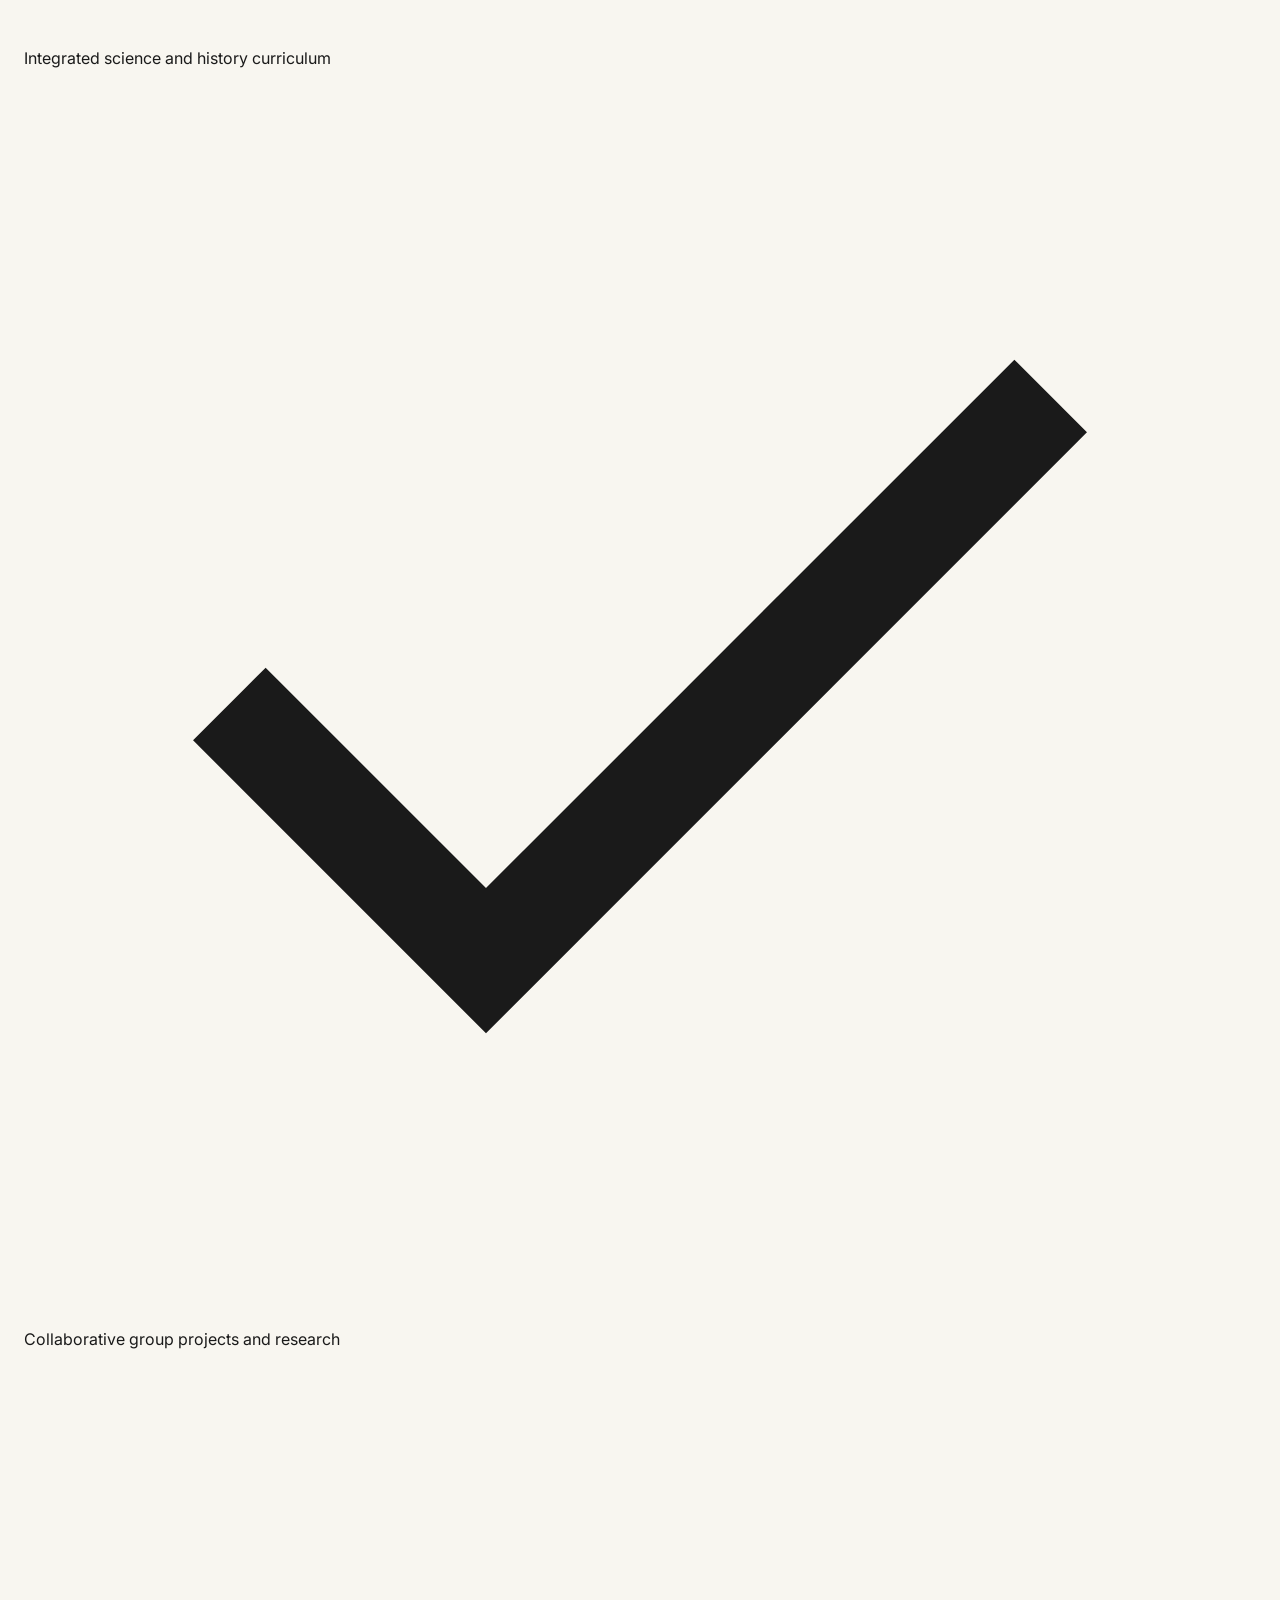
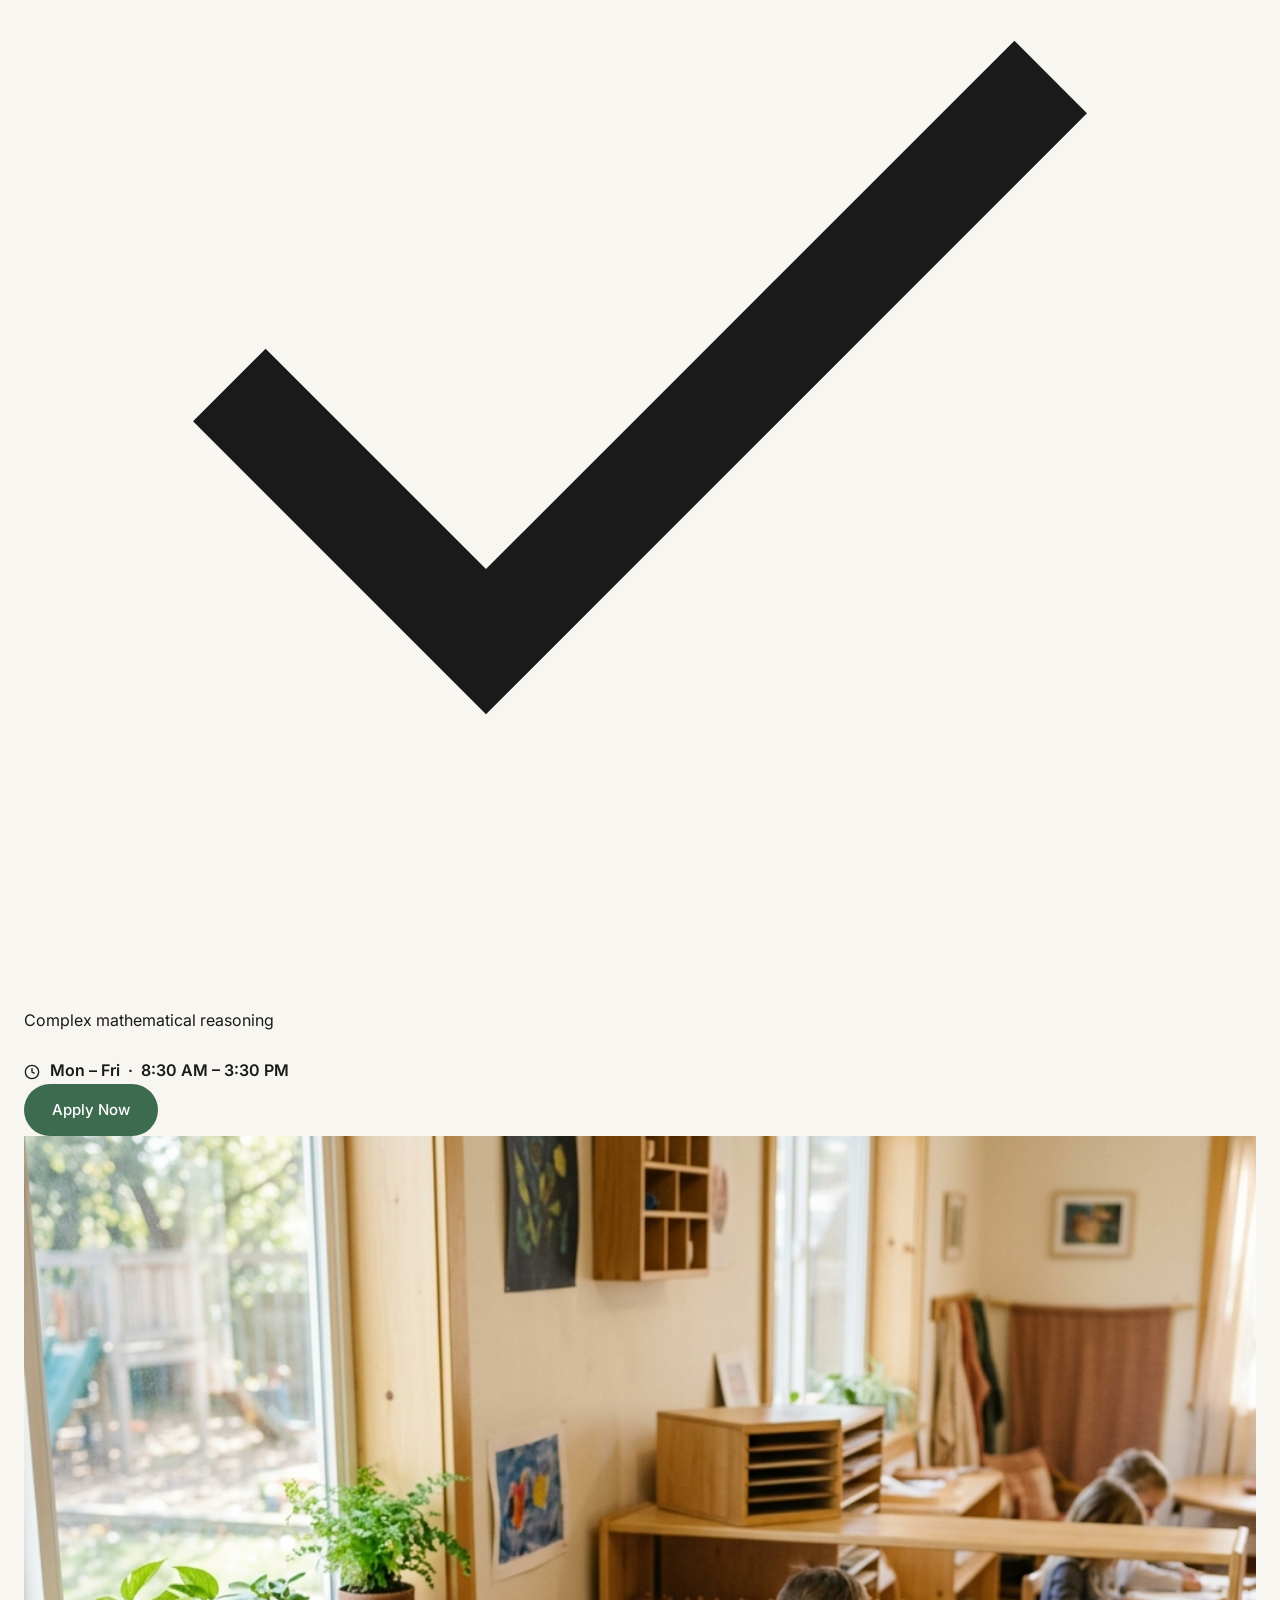
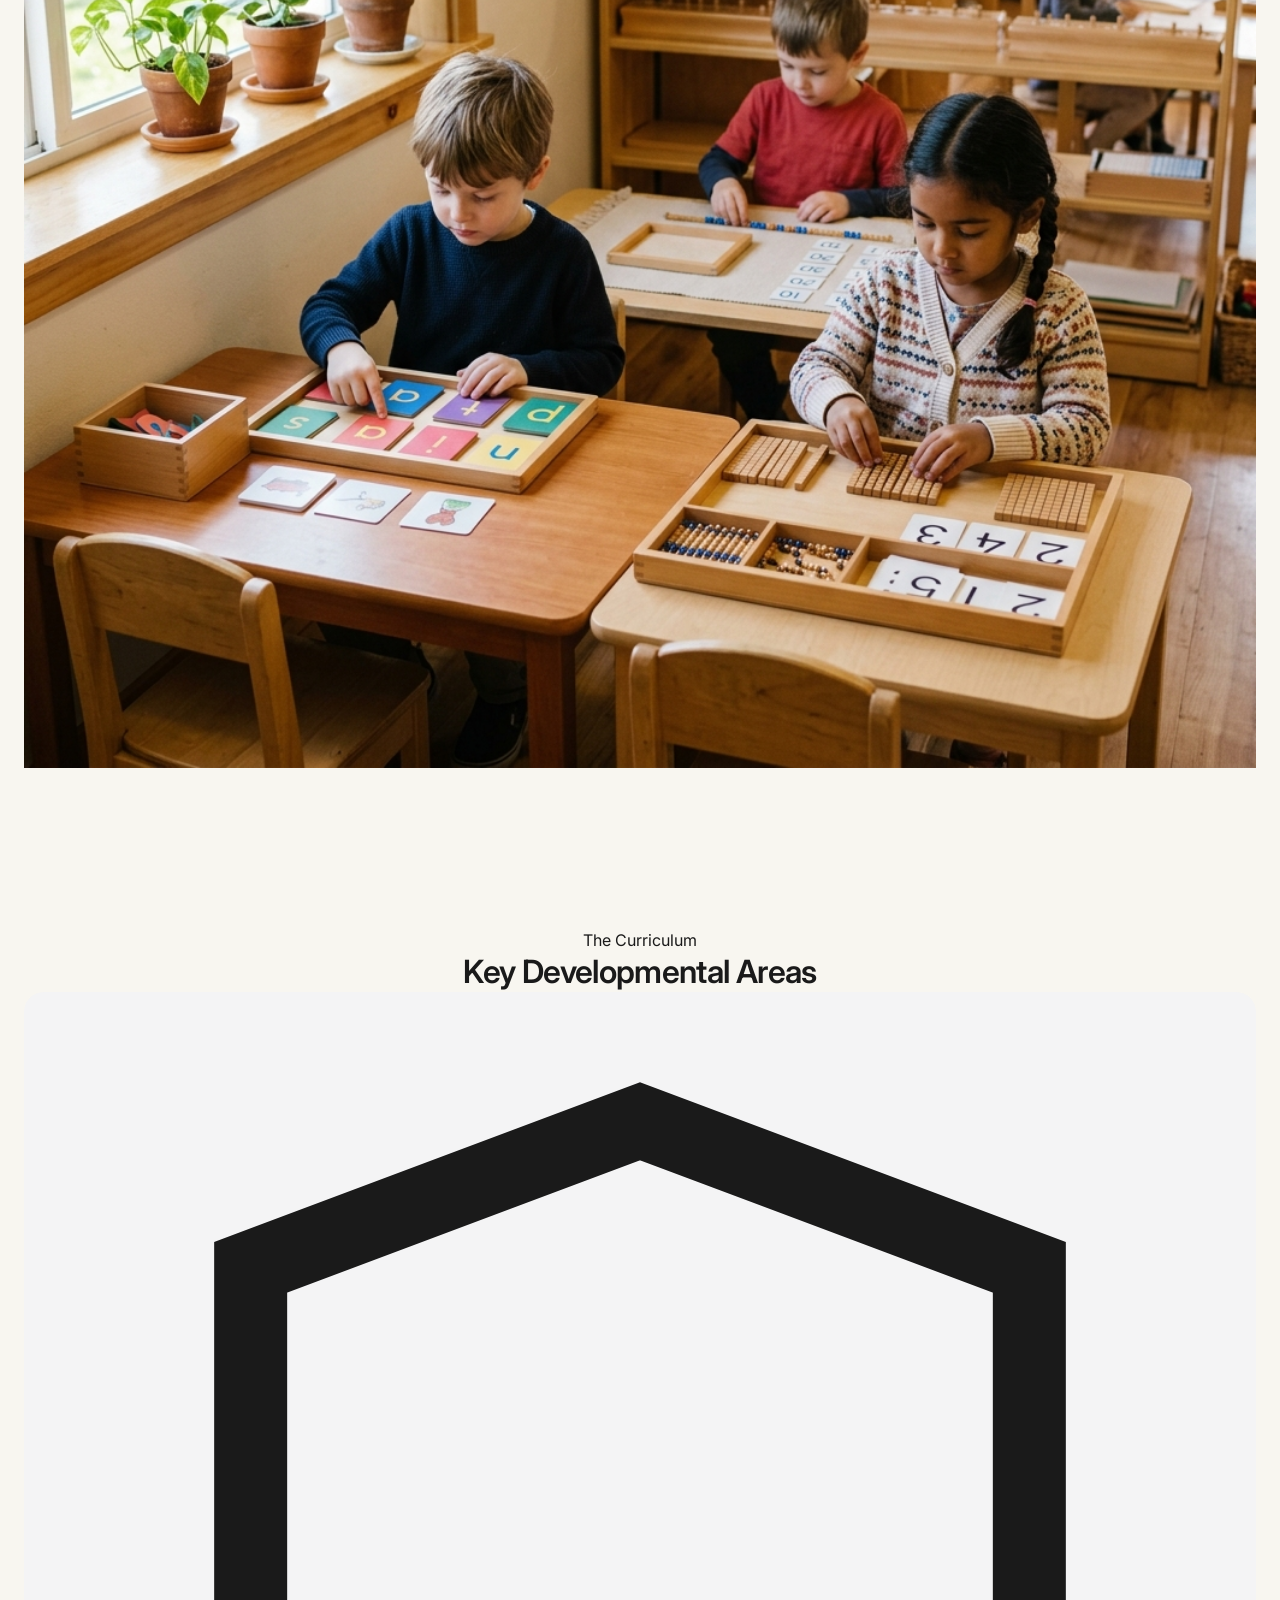
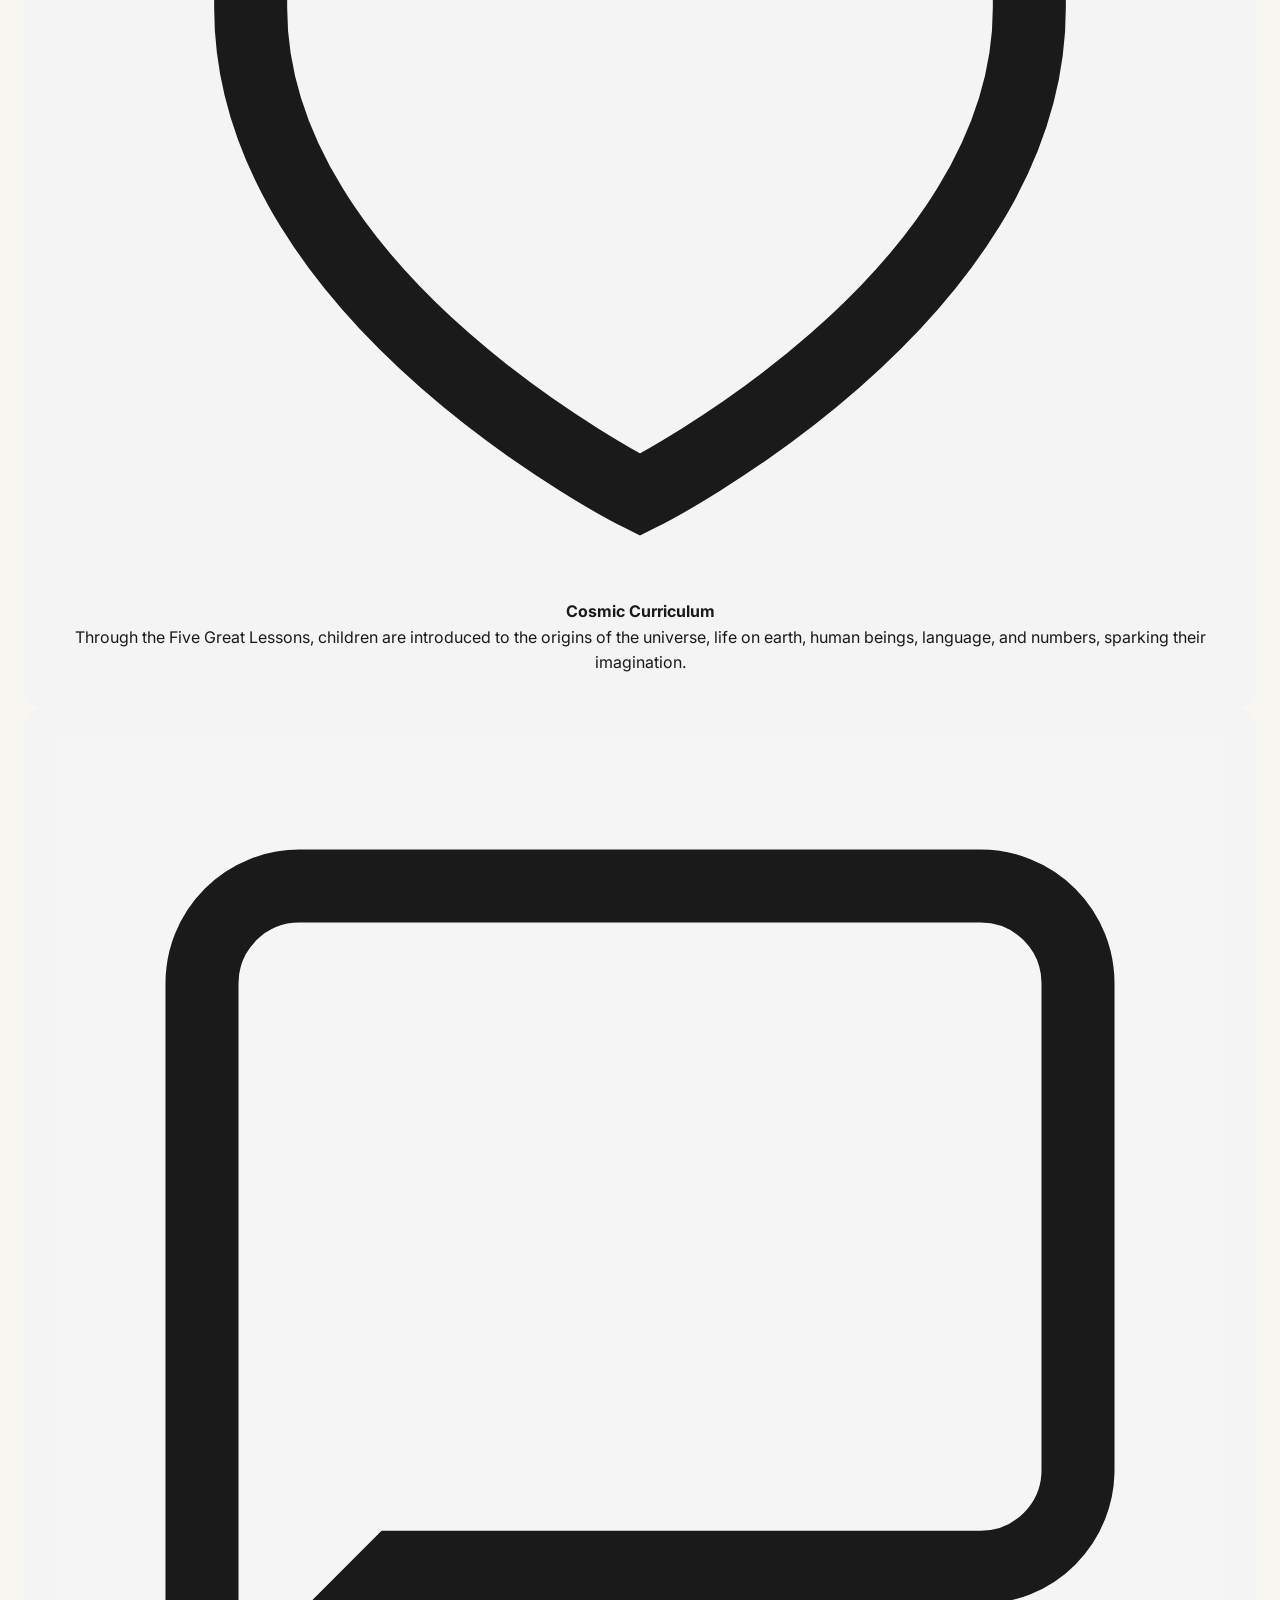
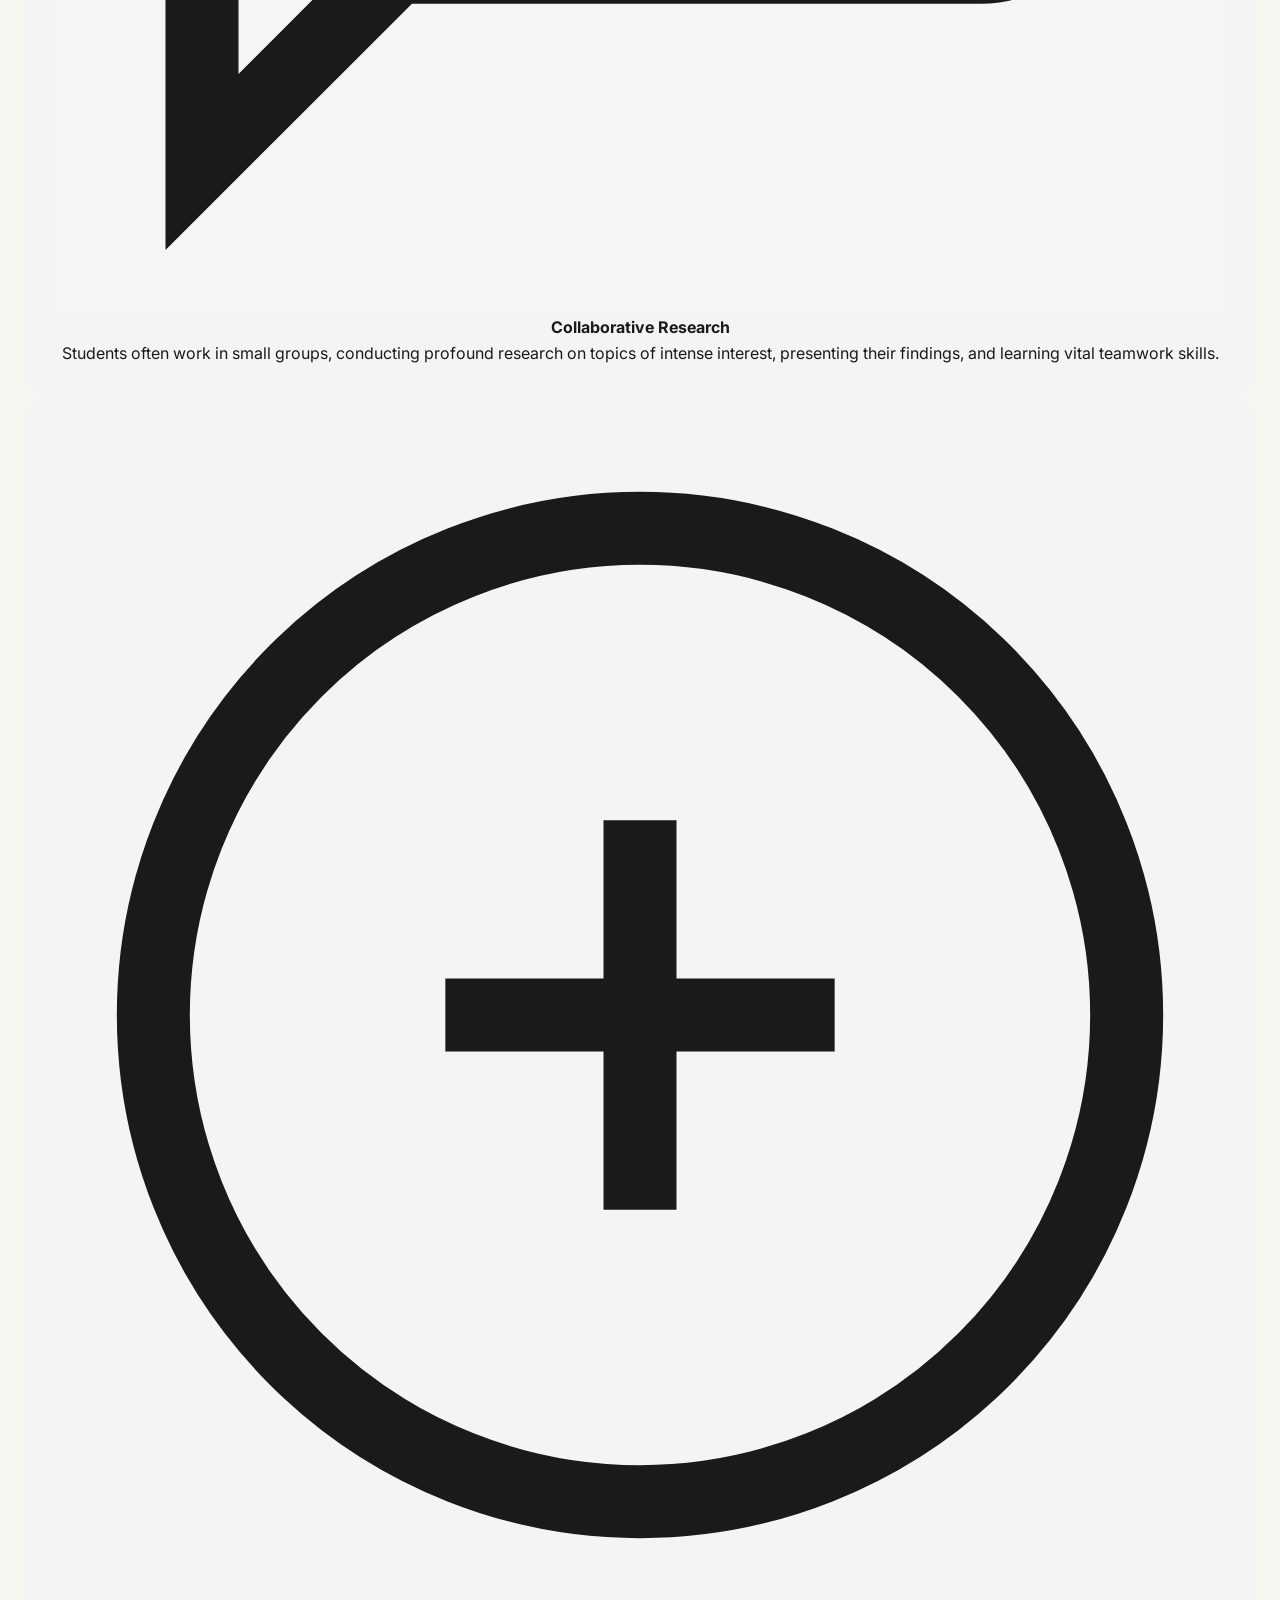
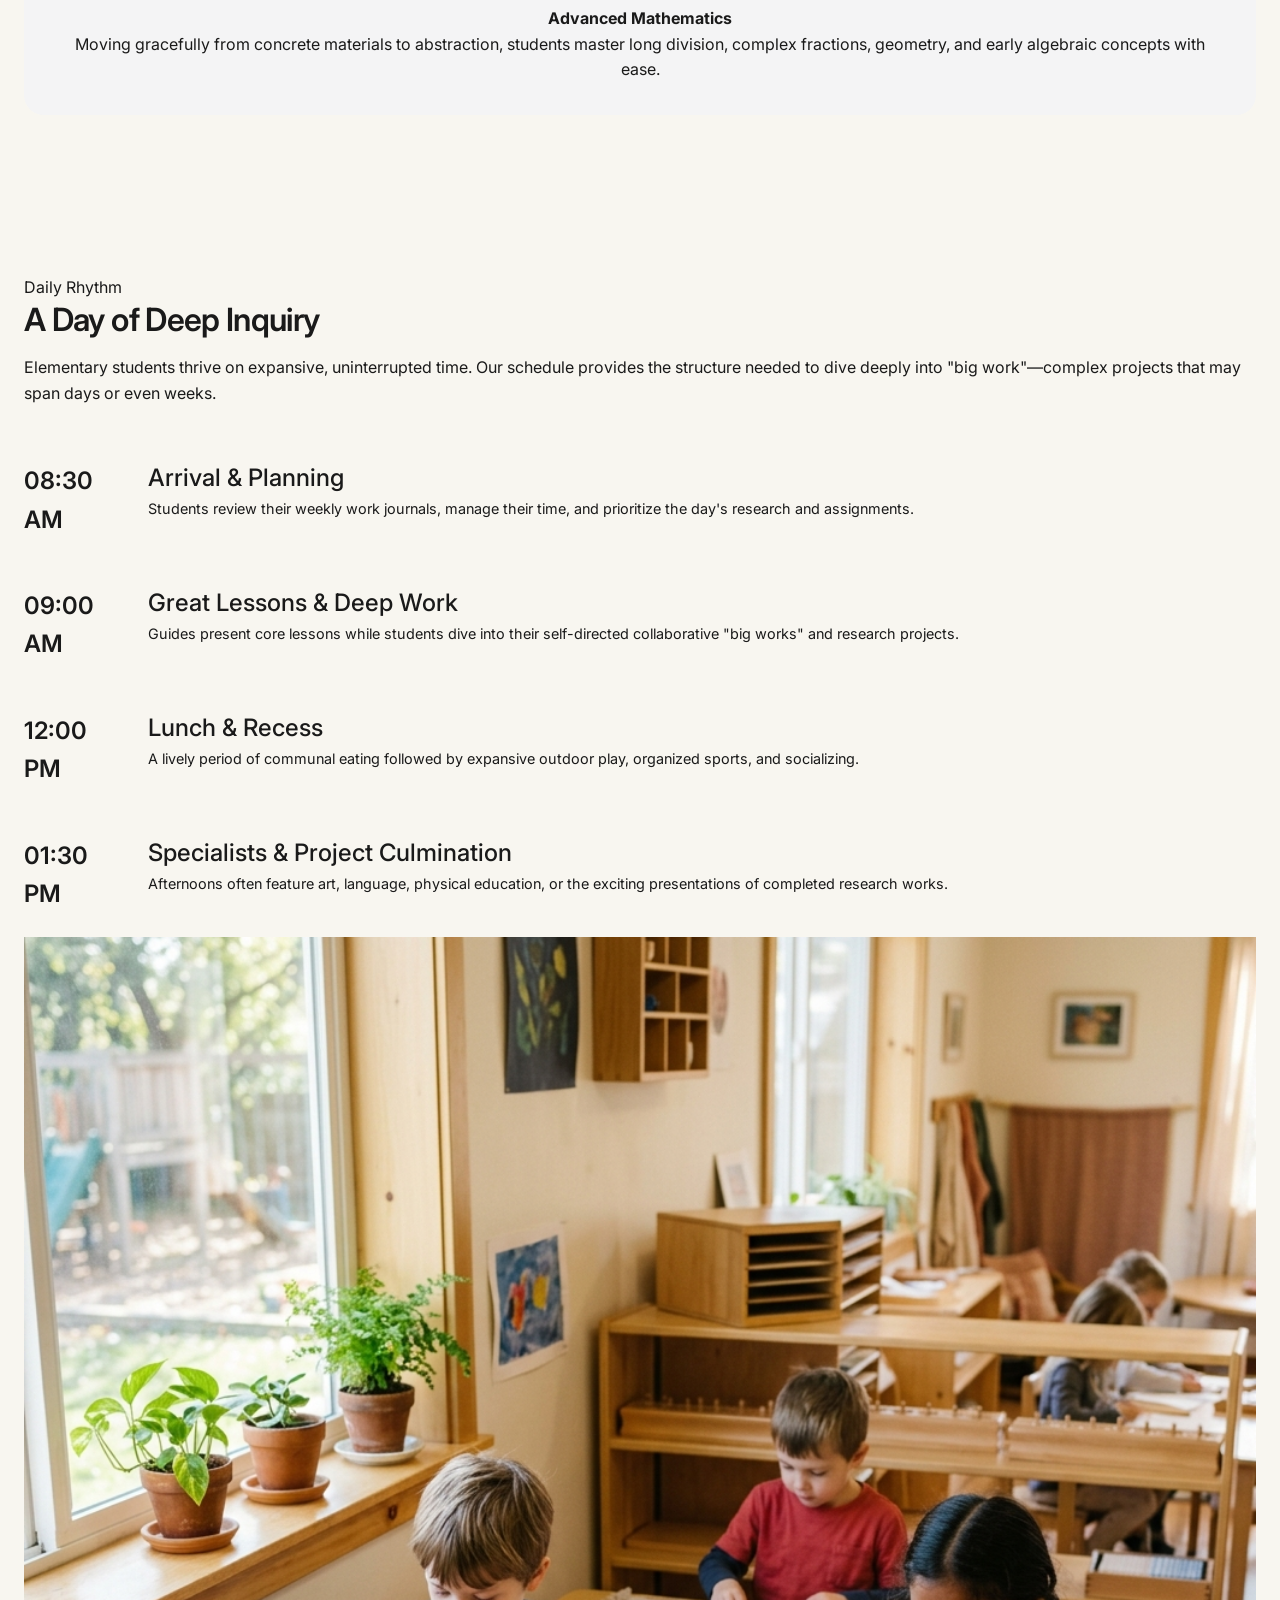
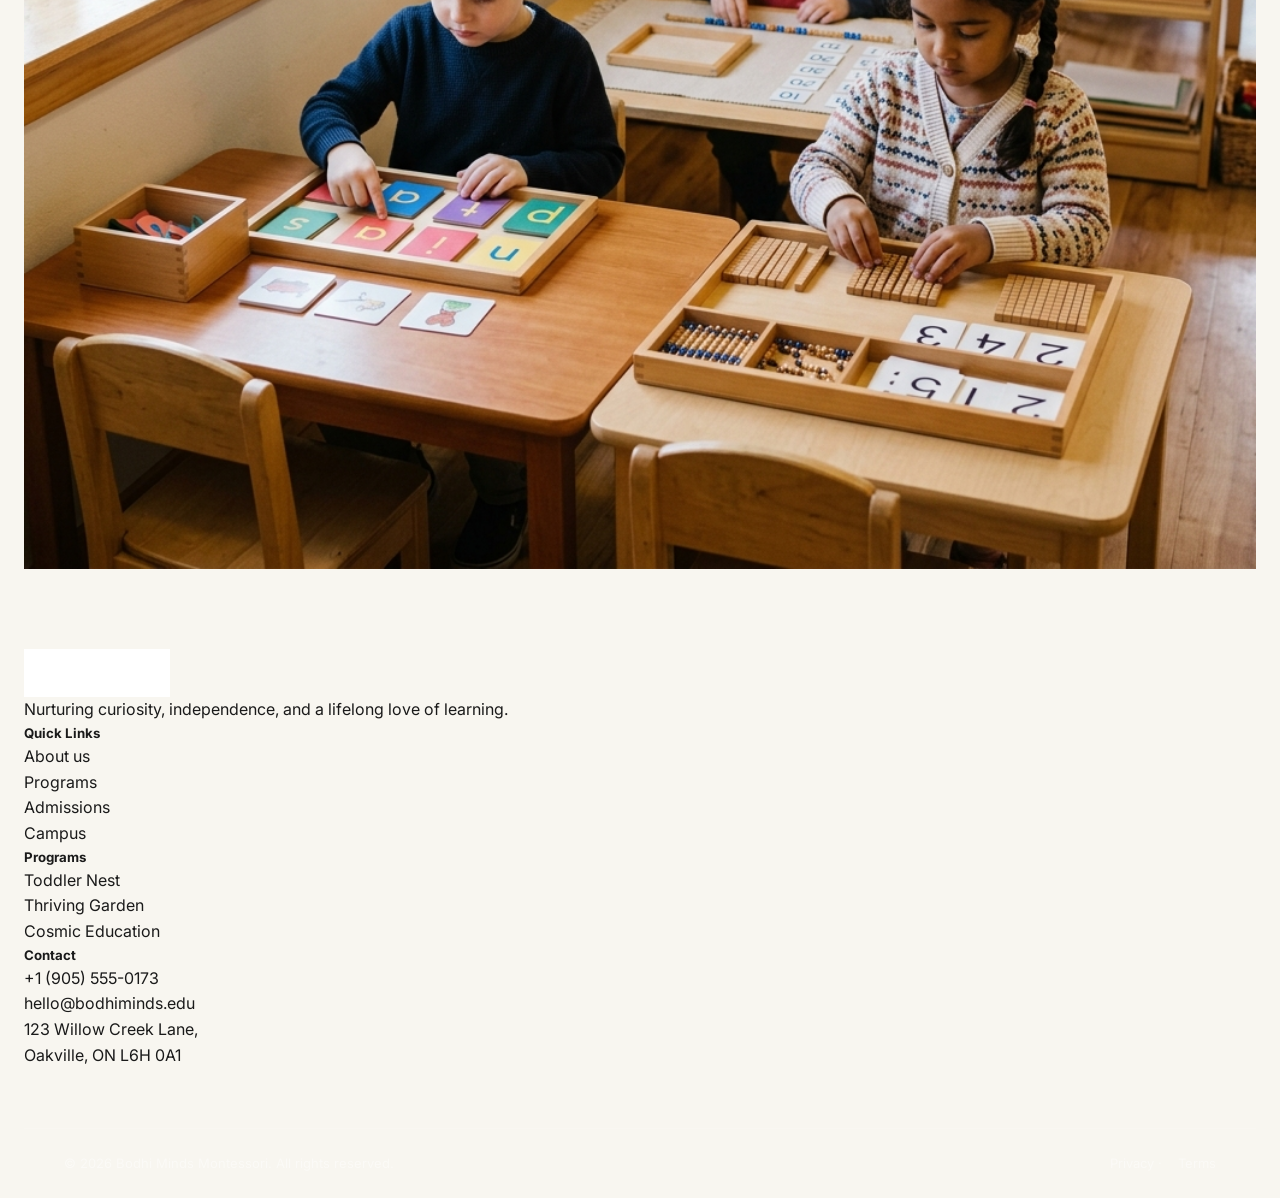
<file: cosmic-education.html>
<!DOCTYPE html>
<html lang="en">
<head>
  <meta charset="UTF-8">
  <meta name="viewport" content="width=device-width, initial-scale=1.0">
  <title>Cosmic Education — Bodhi Minds Montessori</title>
  <meta name="description" content="Explore Bodhi Minds Montessori Cosmic Education program for ages 6 to 9 years.">
  <link rel="icon" type="image/png" href="images/Screenshot 2026-05-21 191802.png">
  
  <link rel="stylesheet" href="css/tokens.css">
  <link rel="stylesheet" href="css/style.css">
</head>
<body>

  <!-- STICKY NAVBAR -->
  <header class="site-nav" id="navbar">
    <a href="index.html" class="nav-logo">
      <img src="images/Screenshot 2026-05-21 191802.png" alt="Bodhi Minds Montessori Logo">
    </a>
    
    <nav class="nav-links">
      <a href="about.html">Our Approach</a>
      <a href="programs.html" class="active">Programs</a>
      <a href="admissions.html">Admissions</a>
      <a href="campus.html">Campus</a>
      <a href="events.html">Events</a>
      <a href="contact.html">Contact</a>
    </nav>
    
    <div class="nav-cta-wrap">
      <a href="contact.html" class="nav-cta">Enquire Now</a>
    </div>
    
    <button class="mobile-toggle" id="mobileToggle" aria-label="Toggle Menu">
      <span></span>
      <span></span>
      <span></span>
    </button>
  </header>

  <!-- MOBILE MENU -->
  <div class="mobile-menu" id="mobileMenu">
    <div class="mobile-menu-backdrop" id="mobileMenuBackdrop"></div>
    <div class="mobile-menu-panel">
      <a href="index.html">Home</a>
      <a href="about.html">Our Approach</a>
      <a href="programs.html">Programs</a>
      <a href="admissions.html">Admissions</a>
      <a href="campus.html">Campus</a>
      <a href="events.html">Events</a>
      <a href="contact.html">Contact</a>
      <a href="contact.html" class="btn btn-primary mt-32" style="width:100%; text-align:center;">Enquire Now</a>
    </div>
  </div>

  <main>
    <!-- PAGE HERO BANNER -->
    <section class="page-hero">
      <div class="page-hero-inner animate-on-scroll is-visible">
        <div class="breadcrumb">
          <a href="index.html">Home</a> <span class="sep">&gt;</span> <a href="programs.html" style="color: inherit; text-decoration: none;">Programs</a> <span class="sep">&gt;</span> <span>Cosmic Education</span>
        </div>
        <h1>Cosmic <em>Education</em></h1>
      </div>
    </section>

    <!-- PROGRAM DETAILS -->
    <section class="section">
      <div class="container">
        <div class="grid-2 align-center">
          <div class="animate-on-scroll">
            <span class="section-label">Understanding the Universe</span>
            <h2 class="mb-16">Primary 6 – 9 years</h2>
            <p class="section-desc" style="margin-top: 0; margin-bottom: 2rem;">At the elementary level, children are driven by a desire to understand the universe and their place in it. Through Cosmic Education, we present integrated lessons in history, biology, geology, and astronomy. This environment fosters collaborative research, creative writing, and advanced mathematical computations.</p>
            
            <div class="mb-24">
              <div class="feature-item mb-16">
                <div class="feature-icon-sm">
                  <svg viewBox="0 0 24 24" fill="none" stroke="currentColor" stroke-width="2"><polyline points="20 6 9 17 4 12"></polyline></svg>
                </div>
                <div class="feature-text">
                  <p>Integrated science and history curriculum</p>
                </div>
              </div>
              <div class="feature-item mb-16">
                <div class="feature-icon-sm">
                  <svg viewBox="0 0 24 24" fill="none" stroke="currentColor" stroke-width="2"><polyline points="20 6 9 17 4 12"></polyline></svg>
                </div>
                <div class="feature-text">
                  <p>Collaborative group projects and research</p>
                </div>
              </div>
              <div class="feature-item">
                <div class="feature-icon-sm">
                  <svg viewBox="0 0 24 24" fill="none" stroke="currentColor" stroke-width="2"><polyline points="20 6 9 17 4 12"></polyline></svg>
                </div>
                <div class="feature-text">
                  <p>Complex mathematical reasoning</p>
                </div>
              </div>
            </div>
            
            <div class="mb-32" style="font-weight: 600; color: var(--green);">
              <svg style="width:16px; height:16px; vertical-align:middle; margin-right:6px;" viewBox="0 0 24 24" fill="none" stroke="currentColor" stroke-width="2"><circle cx="12" cy="12" r="10"/><polyline points="12 6 12 12 16 14"/></svg>
              Mon – Fri &nbsp;·&nbsp; 8:30 AM – 3:30 PM
            </div>
            <a href="admissions.html" class="btn btn-primary">Apply Now</a>
          </div>
          <div class="animate-on-scroll" style="transition-delay: 0.2s;">
            <img src="images/program_kindergarten.png" alt="Elementary primary students examining insect specimens" style="border-radius: var(--r-xl); box-shadow: var(--sh-lg); width: 100%;">
          </div>
        </div>
      </div>
    </section>

    <!-- KEY LEARNING AREAS -->
    <section class="section section-alt">
      <div class="container text-center">
        <span class="section-label centered">The Curriculum</span>
        <h2 class="mb-32">Key Developmental Areas</h2>
        
        <div class="grid-3 animate-on-scroll">
          <div class="card">
            <div class="card-icon gold-bg">
              <svg viewBox="0 0 24 24" fill="none" stroke="currentColor" stroke-width="1.5"><path d="M12 22s8-4 8-10V5l-8-3-8 3v7c0 6 8 10 8 10z"/></svg>
            </div>
            <h4>Cosmic Curriculum</h4>
            <p>Through the Five Great Lessons, children are introduced to the origins of the universe, life on earth, human beings, language, and numbers, sparking their imagination.</p>
          </div>
          <div class="card card-dark">
            <div class="card-icon" style="background: rgba(255,255,255,0.1); color:var(--gold);">
              <svg viewBox="0 0 24 24" fill="none" stroke="currentColor" stroke-width="1.5"><path d="M21 15a2 2 0 0 1-2 2H7l-4 4V5a2 2 0 0 1 2-2h14a2 2 0 0 1 2 2z"/></svg>
            </div>
            <h4>Collaborative Research</h4>
            <p>Students often work in small groups, conducting profound research on topics of intense interest, presenting their findings, and learning vital teamwork skills.</p>
          </div>
          <div class="card">
            <div class="card-icon green-bg">
              <svg viewBox="0 0 24 24" fill="none" stroke="currentColor" stroke-width="1.5"><circle cx="12" cy="12" r="10"/><path d="M8 12h8m-4-4v8"/></svg>
            </div>
            <h4>Advanced Mathematics</h4>
            <p>Moving gracefully from concrete materials to abstraction, students master long division, complex fractions, geometry, and early algebraic concepts with ease.</p>
          </div>
        </div>
      </div>
    </section>

    <!-- A TYPICAL DAY -->
    <section class="section">
      <div class="container">
        <div class="grid-2 align-center" style="direction: rtl;">
          <div class="animate-on-scroll" style="direction: ltr;">
            <span class="section-label">Daily Rhythm</span>
            <h2 class="mb-16">A Day of Deep Inquiry</h2>
            <p class="section-desc" style="margin-top: 0; margin-bottom: 2rem;">Elementary students thrive on expansive, uninterrupted time. Our schedule provides the structure needed to dive deeply into "big work"—complex projects that may span days or even weeks.</p>
            
            <div style="margin-top: 2rem;">
              <div style="display: flex; gap: 1.5rem; padding: 1.5rem 0; border-bottom: 1px solid var(--border);">
                <div style="font-family: var(--serif); font-size: 1.5rem; color: var(--gold); font-weight: 600; width: 100px; flex-shrink: 0;">08:30 AM</div>
                <div>
                  <h3 style="margin-bottom: 0.25rem;">Arrival & Planning</h3>
                  <p class="section-desc" style="margin-top: 0; font-size: 0.9rem;">Students review their weekly work journals, manage their time, and prioritize the day's research and assignments.</p>
                </div>
              </div>
              <div style="display: flex; gap: 1.5rem; padding: 1.5rem 0; border-bottom: 1px solid var(--border);">
                <div style="font-family: var(--serif); font-size: 1.5rem; color: var(--gold); font-weight: 600; width: 100px; flex-shrink: 0;">09:00 AM</div>
                <div>
                  <h3 style="margin-bottom: 0.25rem;">Great Lessons & Deep Work</h3>
                  <p class="section-desc" style="margin-top: 0; font-size: 0.9rem;">Guides present core lessons while students dive into their self-directed collaborative "big works" and research projects.</p>
                </div>
              </div>
              <div style="display: flex; gap: 1.5rem; padding: 1.5rem 0; border-bottom: 1px solid var(--border);">
                <div style="font-family: var(--serif); font-size: 1.5rem; color: var(--gold); font-weight: 600; width: 100px; flex-shrink: 0;">12:00 PM</div>
                <div>
                  <h3 style="margin-bottom: 0.25rem;">Lunch & Recess</h3>
                  <p class="section-desc" style="margin-top: 0; font-size: 0.9rem;">A lively period of communal eating followed by expansive outdoor play, organized sports, and socializing.</p>
                </div>
              </div>
              <div style="display: flex; gap: 1.5rem; padding: 1.5rem 0;">
                <div style="font-family: var(--serif); font-size: 1.5rem; color: var(--gold); font-weight: 600; width: 100px; flex-shrink: 0;">01:30 PM</div>
                <div>
                  <h3 style="margin-bottom: 0.25rem;">Specialists & Project Culmination</h3>
                  <p class="section-desc" style="margin-top: 0; font-size: 0.9rem;">Afternoons often feature art, language, physical education, or the exciting presentations of completed research works.</p>
                </div>
              </div>
            </div>
          </div>
          <div class="animate-on-scroll" style="direction: ltr; transition-delay: 0.2s;">
            <img src="images/program_kindergarten.png" alt="Students engaged in collaborative research" style="border-radius: var(--r-xl); box-shadow: var(--sh-lg); width: 100%;">
          </div>
        </div>
      </div>
    </section>
  </main>

  <!-- FOOTER -->
  <footer class="footer">
    <div class="container">
      <div class="grid-4">
        <div class="footer-brand">
          <img src="images/Screenshot 2026-05-21 191802.png" alt="Logo" style="height: 48px; filter: brightness(0) invert(1);">
          <p>Nurturing curiosity, independence, and a lifelong love of learning.</p>
        </div>
        <div>
          <h5>Quick Links</h5>
          <ul>
            <li><a href="about.html">About us</a></li>
            <li><a href="programs.html">Programs</a></li>
            <li><a href="admissions.html">Admissions</a></li>
            <li><a href="campus.html">Campus</a></li>
          </ul>
        </div>
        <div>
          <h5>Programs</h5>
          <ul>
            <li><a href="programs.html#toddler">Toddler Nest</a></li>
            <li><a href="programs.html#preschool">Thriving Garden</a></li>
            <li><a href="programs.html#kindergarten">Cosmic Education</a></li>
          </ul>
        </div>
        <div>
          <h5>Contact</h5>
          <ul>
            <li class="footer-contact-item">
              <a href="tel:+19055550173">+1 (905) 555-0173</a>
            </li>
            <li class="footer-contact-item">
              <a href="mailto:hello@bodhiminds.edu">hello@bodhiminds.edu</a>
            </li>
            <li class="footer-contact-item">
              <span>123 Willow Creek Lane,<br>Oakville, ON L6H 0A1</span>
            </li>
          </ul>
        </div>
      </div>
      <div class="footer-bottom">
        <span>© 2026 Bodhi Minds Montessori. All rights reserved.</span>
        <div>
          <a href="#">Privacy</a> · <a href="#">Terms</a>
        </div>
      </div>
    </div>
  </footer>

  <script>
    // JS for Navbar Scroll and Mobile Menu
    const navbar = document.getElementById('navbar');
    const mobileToggle = document.getElementById('mobileToggle');
    const mobileMenu = document.getElementById('mobileMenu');
    const mobileMenuBackdrop = document.getElementById('mobileMenuBackdrop');
    
    window.addEventListener('scroll', () => {
      if (window.scrollY > 50) {
        navbar.classList.add('scrolled');
      } else {
        navbar.classList.remove('scrolled');
      }
      
      // Reveal animations
      const reveals = document.querySelectorAll('.animate-on-scroll');
      reveals.forEach(reveal => {
        const windowHeight = window.innerHeight;
        const revealTop = reveal.getBoundingClientRect().top;
        const revealPoint = 50;
        
        if(revealTop < windowHeight - revealPoint) {
          reveal.classList.add('is-visible');
        }
      });
    });

    window.dispatchEvent(new Event('scroll'));
    
    // Mobile Menu
    function toggleMenu() {
      mobileToggle.classList.toggle('active');
      mobileMenu.classList.toggle('open');
      if(mobileMenu.classList.contains('open')) {
        document.body.style.overflow = 'hidden';
      } else {
        document.body.style.overflow = '';
      }
    }
    
    mobileToggle.addEventListener('click', toggleMenu);
    mobileMenuBackdrop.addEventListener('click', toggleMenu);
  </script>
</body>
</html>
</file>
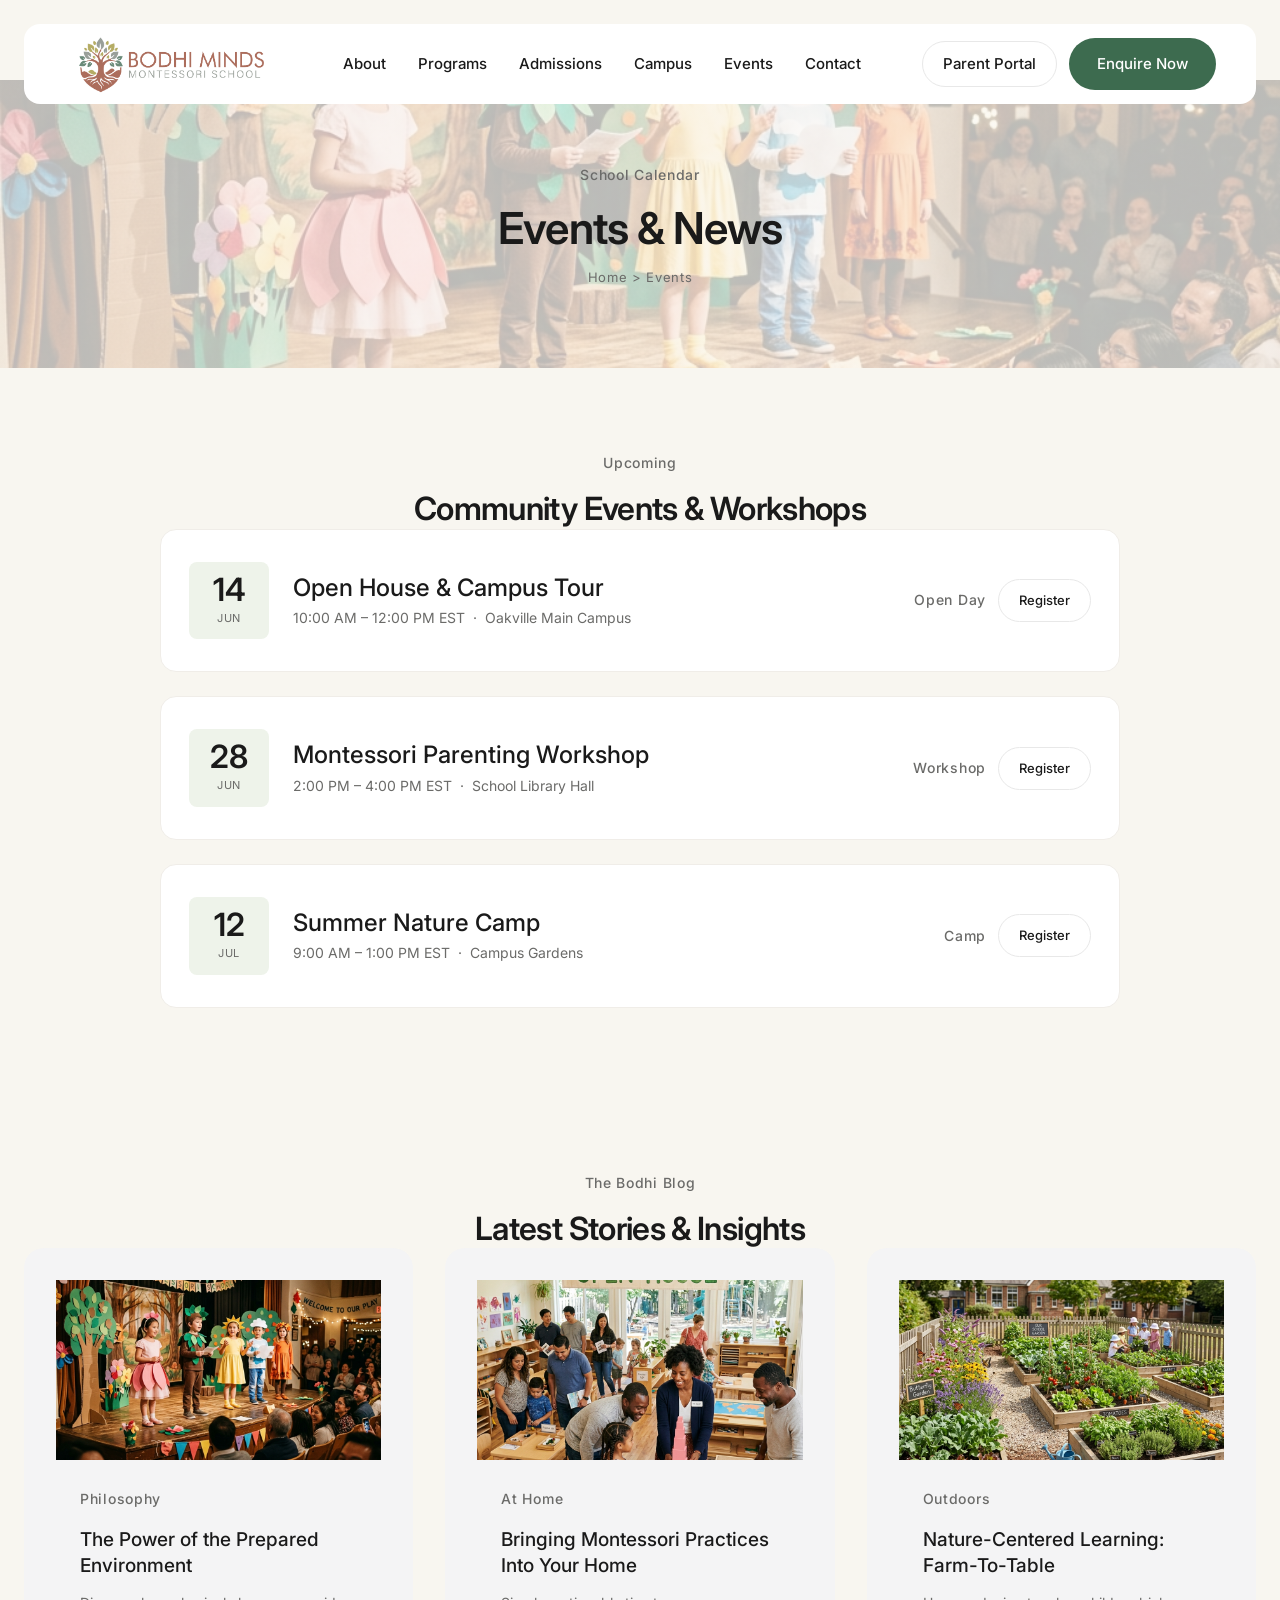
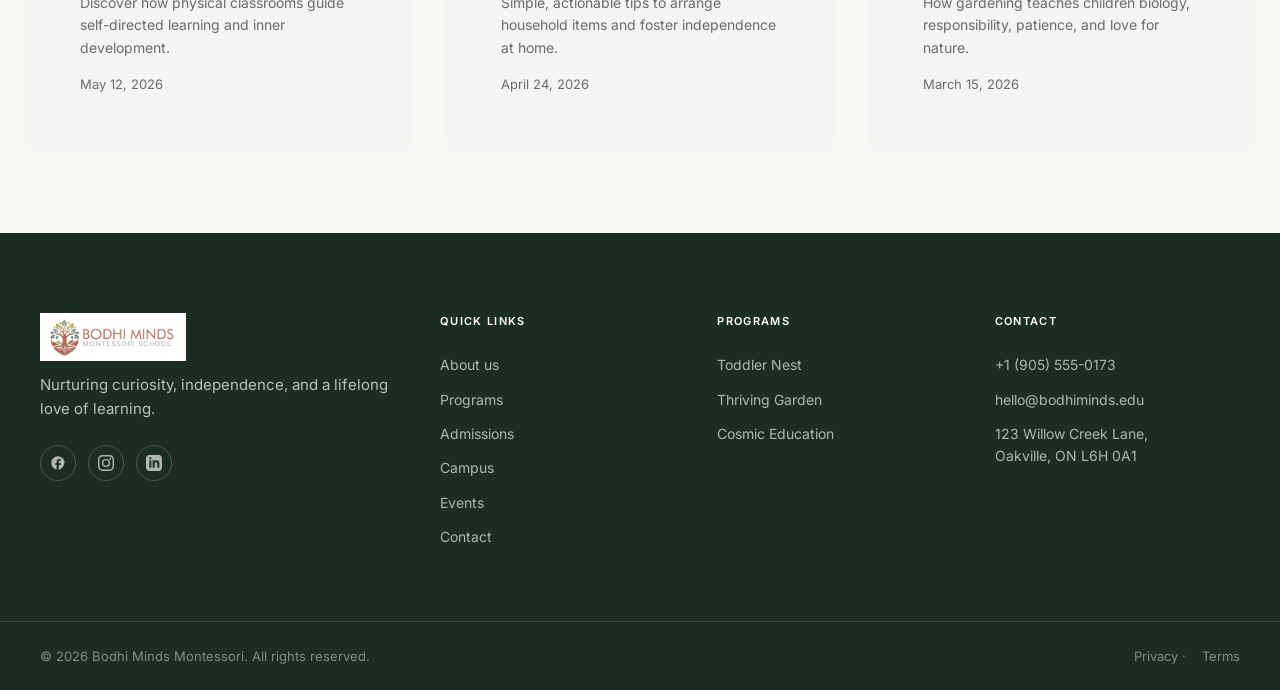
<file: events.html>
<!DOCTYPE html>
<html lang="en">
<head>
  <meta charset="UTF-8">
  <meta name="viewport" content="width=device-width, initial-scale=1.0">
  <title>Events & News — Bodhi Minds Montessori</title>
  <meta name="description" content="Stay up to date with Bodhi Minds Montessori events, workshops, and school news in Oakville, ON.">
  <meta property="og:title" content="Events & News — Bodhi Minds Montessori">
  <meta property="og:description" content="Upcoming events, school news, and community happenings at Bodhi Minds Montessori.">
  <link rel="stylesheet" href="css/tokens.css">
  <link rel="stylesheet" href="css/style.css">
</head>
<body>

  <!-- STICKY NAVBAR -->
  <header class="site-nav" role="banner">
    <nav class="nav-inner" aria-label="Main navigation">
      <a href="index.html" class="nav-logo"><img src="images/Screenshot 2026-05-21 191802.png" alt="Bodhi Minds Montessori Logo"></a>
      <div class="nav-links">
        <a href="about.html">About</a>
        <a href="programs.html">Programs</a>
        <a href="admissions.html">Admissions</a>
        <a href="campus.html">Campus</a>
        <a href="events.html">Events</a>
        <a href="contact.html">Contact</a>
      </div>
      <div class="nav-cta" style="display: flex; gap: 12px;">
        <a href="#" class="btn btn-outline" style="padding: 10px 20px; background: transparent;">Parent Portal</a>
        <a href="contact.html" class="btn btn-primary">Enquire Now</a>
      </div>
      <div class="nav-hamburger" aria-label="Open menu">
        <span></span>
        <span></span>
        <span></span>
      </div>
    </nav>
  </header>

  <!-- MOBILE DRAWER -->
  <div class="mobile-overlay" aria-hidden="true"></div>
  <div class="mobile-drawer" role="dialog" aria-label="Mobile menu">
    <div class="mobile-drawer-header">
      <span class="mobile-drawer-logo"><img src="images/Screenshot 2026-05-21 191802.png" alt="Logo"></span>
      <span class="mobile-drawer-close" aria-label="Close menu">&times;</span>
    </div>
    <div class="mobile-drawer-links">
      <a href="index.html">Home</a>
      <a href="about.html">About</a>
      <a href="programs.html">Programs</a>
      <a href="admissions.html">Admissions</a>
      <a href="campus.html">Campus</a>
      <a href="events.html">Events</a>
      <a href="contact.html">Contact</a>
    </div>
    <a href="#" class="btn btn-outline" style="margin-top: 24px; width: 100%; background: transparent;">Parent Portal</a>
    <a href="contact.html" class="btn btn-primary" style="margin-top: 12px; width: 100%;">Enquire Now</a>
  </div>

  <main>
    <!-- PAGE HERO BANNER -->
    <section class="page-intro" aria-label="Page introduction" style="--hero-bg: url('../images/blog_event1.png');">
      <div class="container animate-on-scroll">
        <span class="eyebrow">School Calendar</span>
        <h1>Events & News</h1>
        <div class="breadcrumb">
          <a href="index.html">Home</a> &gt; <span>Events</span>
        </div>
      </div>
    </section>

    <!-- UPCOMING EVENTS -->
    <section class="section" aria-label="Upcoming events">
      <div class="container">
        <div class="text-center animate-on-scroll">
          <span class="eyebrow">Upcoming</span>
          <h2 class="mb-48">Community Events & Workshops</h2>
        </div>
        
        <div style="display: flex; flex-direction: column; gap: 24px; max-width: 960px; margin: 0 auto;" class="animate-on-scroll">
          
          <div class="testimonial-card" style="display: flex; align-items: center; justify-content: space-between; gap: 32px; flex-wrap: wrap;">
            <div style="display: flex; align-items: center; gap: 24px;">
              <div style="text-align: center; background: var(--color-badge-bg); padding: 12px 18px; border-radius: 8px; min-width: 80px;">
                <div style="font-family: var(--font-heading); font-size: 32px; font-weight: 600; line-height: 1; color: var(--color-forest);">14</div>
                <div style="font-size: 11px; text-transform: uppercase; letter-spacing: 0.08em; color: var(--color-muted); margin-top: 4px;">Jun</div>
              </div>
              <div>
                <h3 style="margin-bottom: 4px;">Open House & Campus Tour</h3>
                <p class="text-muted" style="font-size: 14px;">10:00 AM – 12:00 PM EST &nbsp;·&nbsp; Oakville Main Campus</p>
              </div>
            </div>
            <div style="display: flex; align-items: center; gap: 12px;">
              <span class="eyebrow" style="margin-bottom: 0;">Open Day</span>
              <a href="contact.html" class="btn btn-outline" style="padding: 10px 20px; font-size: 13px;">Register</a>
            </div>
          </div>

          <div class="testimonial-card" style="display: flex; align-items: center; justify-content: space-between; gap: 32px; flex-wrap: wrap;">
            <div style="display: flex; align-items: center; gap: 24px;">
              <div style="text-align: center; background: var(--color-badge-bg); padding: 12px 18px; border-radius: 8px; min-width: 80px;">
                <div style="font-family: var(--font-heading); font-size: 32px; font-weight: 600; line-height: 1; color: var(--color-forest);">28</div>
                <div style="font-size: 11px; text-transform: uppercase; letter-spacing: 0.08em; color: var(--color-muted); margin-top: 4px;">Jun</div>
              </div>
              <div>
                <h3 style="margin-bottom: 4px;">Montessori Parenting Workshop</h3>
                <p class="text-muted" style="font-size: 14px;">2:00 PM – 4:00 PM EST &nbsp;·&nbsp; School Library Hall</p>
              </div>
            </div>
            <div style="display: flex; align-items: center; gap: 12px;">
              <span class="eyebrow" style="margin-bottom: 0;">Workshop</span>
              <a href="contact.html" class="btn btn-outline" style="padding: 10px 20px; font-size: 13px;">Register</a>
            </div>
          </div>

          <div class="testimonial-card" style="display: flex; align-items: center; justify-content: space-between; gap: 32px; flex-wrap: wrap;">
            <div style="display: flex; align-items: center; gap: 24px;">
              <div style="text-align: center; background: var(--color-badge-bg); padding: 12px 18px; border-radius: 8px; min-width: 80px;">
                <div style="font-family: var(--font-heading); font-size: 32px; font-weight: 600; line-height: 1; color: var(--color-forest);">12</div>
                <div style="font-size: 11px; text-transform: uppercase; letter-spacing: 0.08em; color: var(--color-muted); margin-top: 4px;">Jul</div>
              </div>
              <div>
                <h3 style="margin-bottom: 4px;">Summer Nature Camp</h3>
                <p class="text-muted" style="font-size: 14px;">9:00 AM – 1:00 PM EST &nbsp;·&nbsp; Campus Gardens</p>
              </div>
            </div>
            <div style="display: flex; align-items: center; gap: 12px;">
              <span class="eyebrow" style="margin-bottom: 0;">Camp</span>
              <a href="contact.html" class="btn btn-outline" style="padding: 10px 20px; font-size: 13px;">Register</a>
            </div>
          </div>

        </div>
      </div>
    </section>

    <!-- BLOG POSTS -->
    <section class="section section-alt" aria-label="School blog">
      <div class="container">
        <div class="text-center animate-on-scroll">
          <span class="eyebrow">The Bodhi Blog</span>
          <h2 class="mb-48">Latest Stories & Insights</h2>
        </div>
        
        <div class="blog-grid animate-on-scroll">
          
          <article class="card blog-card">
            <div class="blog-card-img">
              <img src="images/blog_event1.png" alt="Children doing creative crafts in class" loading="lazy">
            </div>
            <div class="blog-card-content">
              <span class="eyebrow">Philosophy</span>
              <h3><a href="#">The Power of the Prepared Environment</a></h3>
              <p class="text-muted" style="font-size: 14px; margin-bottom: 12px;">Discover how physical classrooms guide self-directed learning and inner development.</p>
              <span class="blog-date">May 12, 2026</span>
            </div>
          </article>

          <article class="card blog-card">
            <div class="blog-card-img">
              <img src="images/blog_event2.png" alt="Hands-on Montessori materials close up" loading="lazy">
            </div>
            <div class="blog-card-content">
              <span class="eyebrow">At Home</span>
              <h3><a href="#">Bringing Montessori Practices Into Your Home</a></h3>
              <p class="text-muted" style="font-size: 14px; margin-bottom: 12px;">Simple, actionable tips to arrange household items and foster independence at home.</p>
              <span class="blog-date">April 24, 2026</span>
            </div>
          </article>

          <article class="card blog-card">
            <div class="blog-card-img">
              <img src="images/campus_garden.png" alt="Kids learning outdoors in nature" loading="lazy">
            </div>
            <div class="blog-card-content">
              <span class="eyebrow">Outdoors</span>
              <h3><a href="#">Nature-Centered Learning: Farm-To-Table</a></h3>
              <p class="text-muted" style="font-size: 14px; margin-bottom: 12px;">How gardening teaches children biology, responsibility, patience, and love for nature.</p>
              <span class="blog-date">March 15, 2026</span>
            </div>
          </article>

        </div>
      </div>
    </section>


  </main>

  <!-- FOOTER -->
  <footer class="site-footer" role="contentinfo">
    <div class="footer-grid">
      <div class="footer-col">
        <a href="index.html" class="footer-logo"><img src="images/Screenshot 2026-05-21 191802.png" alt="Bodhi Minds Montessori Logo"></a>
        <p class="footer-tagline">Nurturing curiosity, independence, and a lifelong love of learning.</p>
        <div class="footer-socials">
          <a href="#" aria-label="Facebook">
            <svg viewBox="0 0 24 24"><path d="M22 12c0-5.52-4.48-10-10-10S2 6.48 2 12c0 4.84 3.44 8.87 8 9.8V15H8v-3h2V9.5C10 7.57 11.57 6 13.5 6H16v3h-2c-.55 0-1 .45-1 1v2h3v3h-3v6.95c4.56-.93 8-4.96 8-9.75z"/></svg>
          </a>
          <a href="#" aria-label="Instagram">
            <svg viewBox="0 0 24 24"><path d="M12 2.163c3.204 0 3.584.012 4.85.07 3.252.148 4.771 1.691 4.919 4.919.058 1.265.069 1.645.069 4.849 0 3.205-.012 3.584-.069 4.849-.149 3.225-1.664 4.771-4.919 4.919-1.266.058-1.644.07-4.85.07-3.204 0-3.584-.012-4.849-.07-3.26-.149-4.771-1.699-4.919-4.92-.058-1.265-.07-1.644-.07-4.849 0-3.204.013-3.583.07-4.849.149-3.227 1.664-4.771 4.919-4.919 1.266-.057 1.645-.069 4.849-.069zM12 0C8.741 0 8.333.014 7.053.072 2.695.272.273 2.69.073 7.051.014 8.333 0 8.741 0 12c0 3.259.014 3.668.072 4.948.2 4.358 2.618 6.78 6.98 6.98 1.281.058 1.689.072 4.948.072 3.259 0 3.668-.014 4.948-.072 4.354-.2 6.782-2.618 6.979-6.98.059-1.28.073-1.689.073-4.948 0-3.259-.014-3.667-.072-4.947-.196-4.354-2.617-6.78-6.979-6.98C15.668.014 15.259 0 12 0zm0 5.838a6.162 6.162 0 1 0 0 12.324 6.162 6.162 0 0 0 0-12.324zM12 16a4 4 0 1 1 0-8 4 4 0 0 1 0 8zm6.406-11.845a1.44 1.44 0 1 0 0 2.881 1.44 1.44 0 0 0 0-2.881z"/></svg>
          </a>
          <a href="#" aria-label="LinkedIn">
            <svg viewBox="0 0 24 24"><path d="M19 0h-14c-2.761 0-5 2.239-5 5v14c0 2.761 2.239 5 5 5h14c2.762 0 5-2.239 5-5v-14c0-2.761-2.238-5-5-5zm-11 19h-3v-11h3v11zm-1.5-12.268c-.966 0-1.75-.79-1.75-1.764s.784-1.764 1.75-1.764 1.75.79 1.75 1.764-.783 1.764-1.75 1.764zm13.5 12.268h-3v-5.604c0-3.368-4-3.113-4 0v5.604h-3v-11h3v1.765c1.396-2.586 7-2.777 7 2.476v6.759z"/></svg>
          </a>
        </div>
      </div>
      <div class="footer-col">
        <h4>Quick Links</h4>
        <a href="about.html">About us</a>
        <a href="programs.html">Programs</a>
        <a href="admissions.html">Admissions</a>
        <a href="campus.html">Campus</a>
        <a href="events.html">Events</a>
        <a href="contact.html">Contact</a>
      </div>
      <div class="footer-col">
        <h4>Programs</h4>
        <a href="programs.html#toddler">Toddler Nest</a>
        <a href="programs.html#preschool">Thriving Garden</a>
        <a href="programs.html#kindergarten">Cosmic Education</a>
      </div>
      <div class="footer-col">
        <h4>Contact</h4>
        <a href="tel:+19055550173">+1 (905) 555-0173</a>
        <a href="mailto:hello@bodhiminds.edu">hello@bodhiminds.edu</a>
        <a>123 Willow Creek Lane,<br>Oakville, ON L6H 0A1</a>
      </div>
    </div>
    <div class="footer-bottom">
      <span>© 2026 Bodhi Minds Montessori. All rights reserved.</span>
      <div>
        <a href="#">Privacy</a> · <a href="#">Terms</a>
      </div>
    </div>
  </footer>

  <script src="js/main.js"></script>
</body>
</html>
</file>
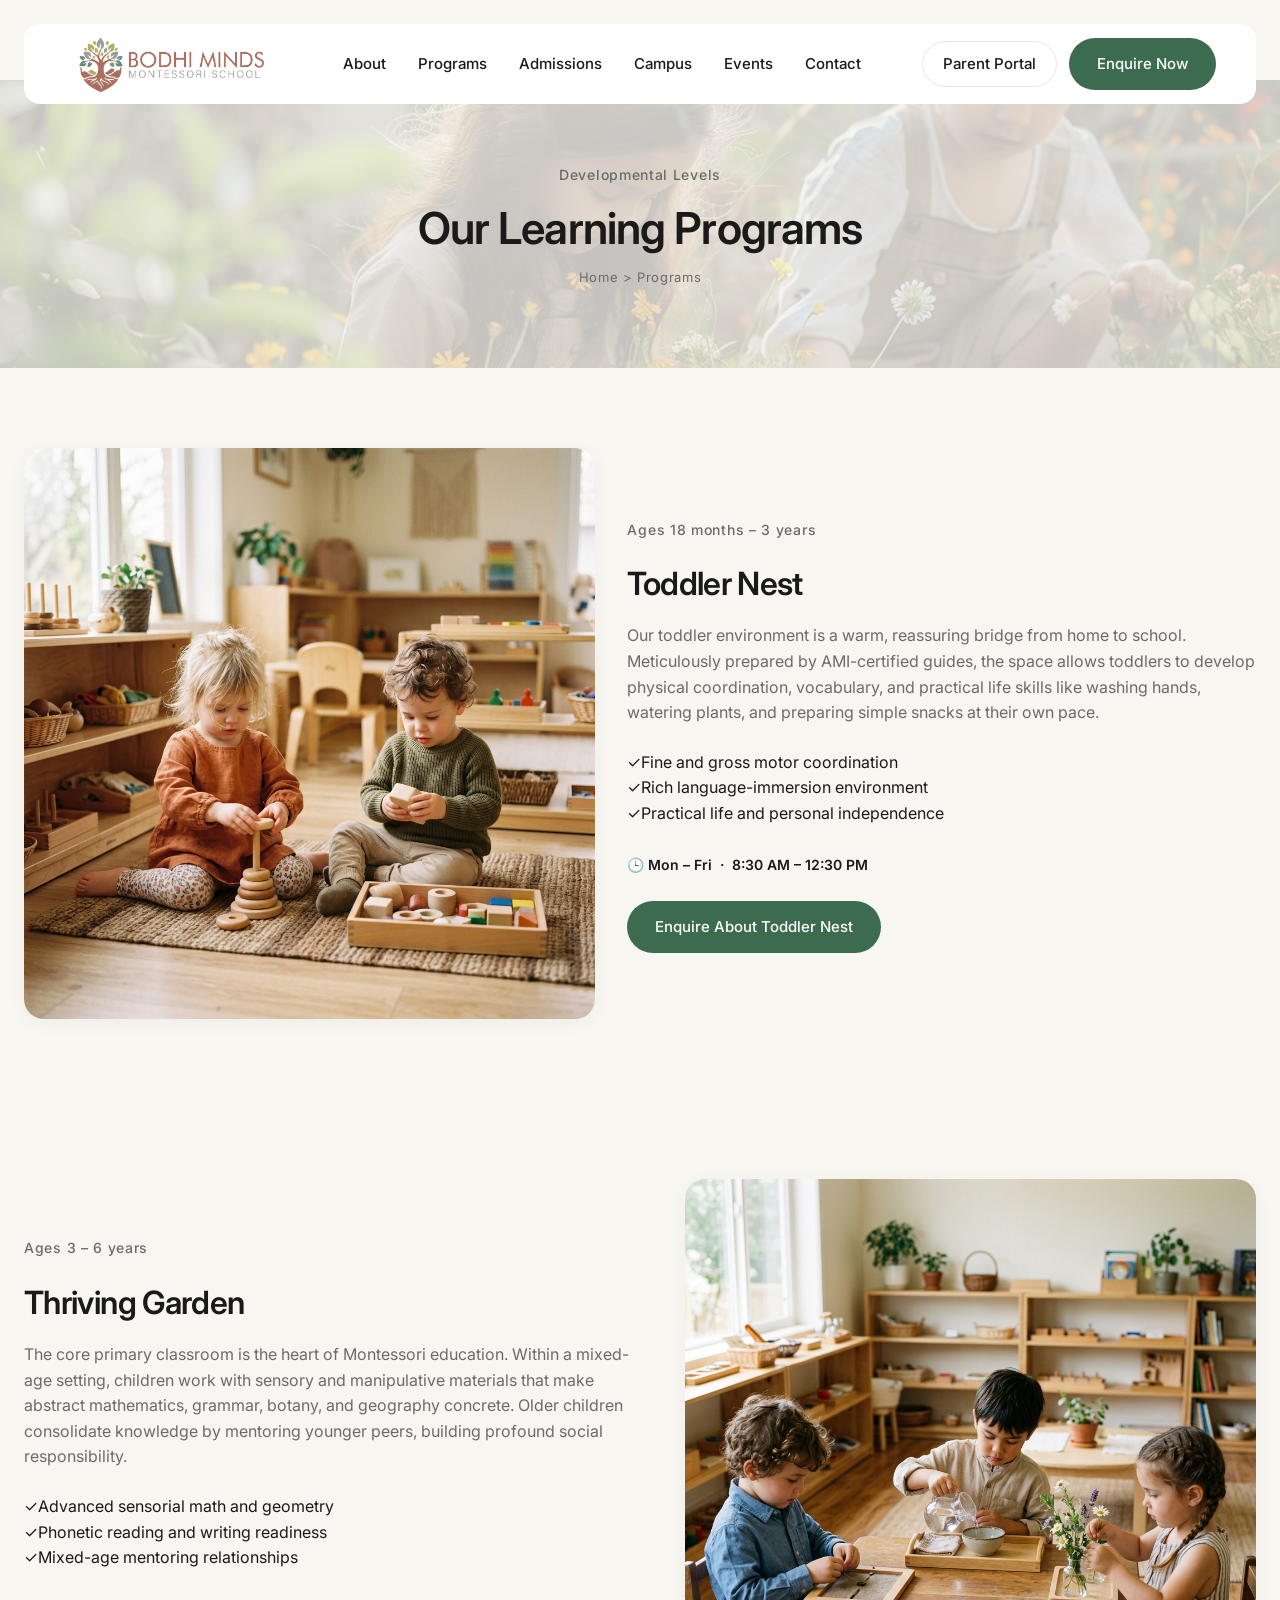
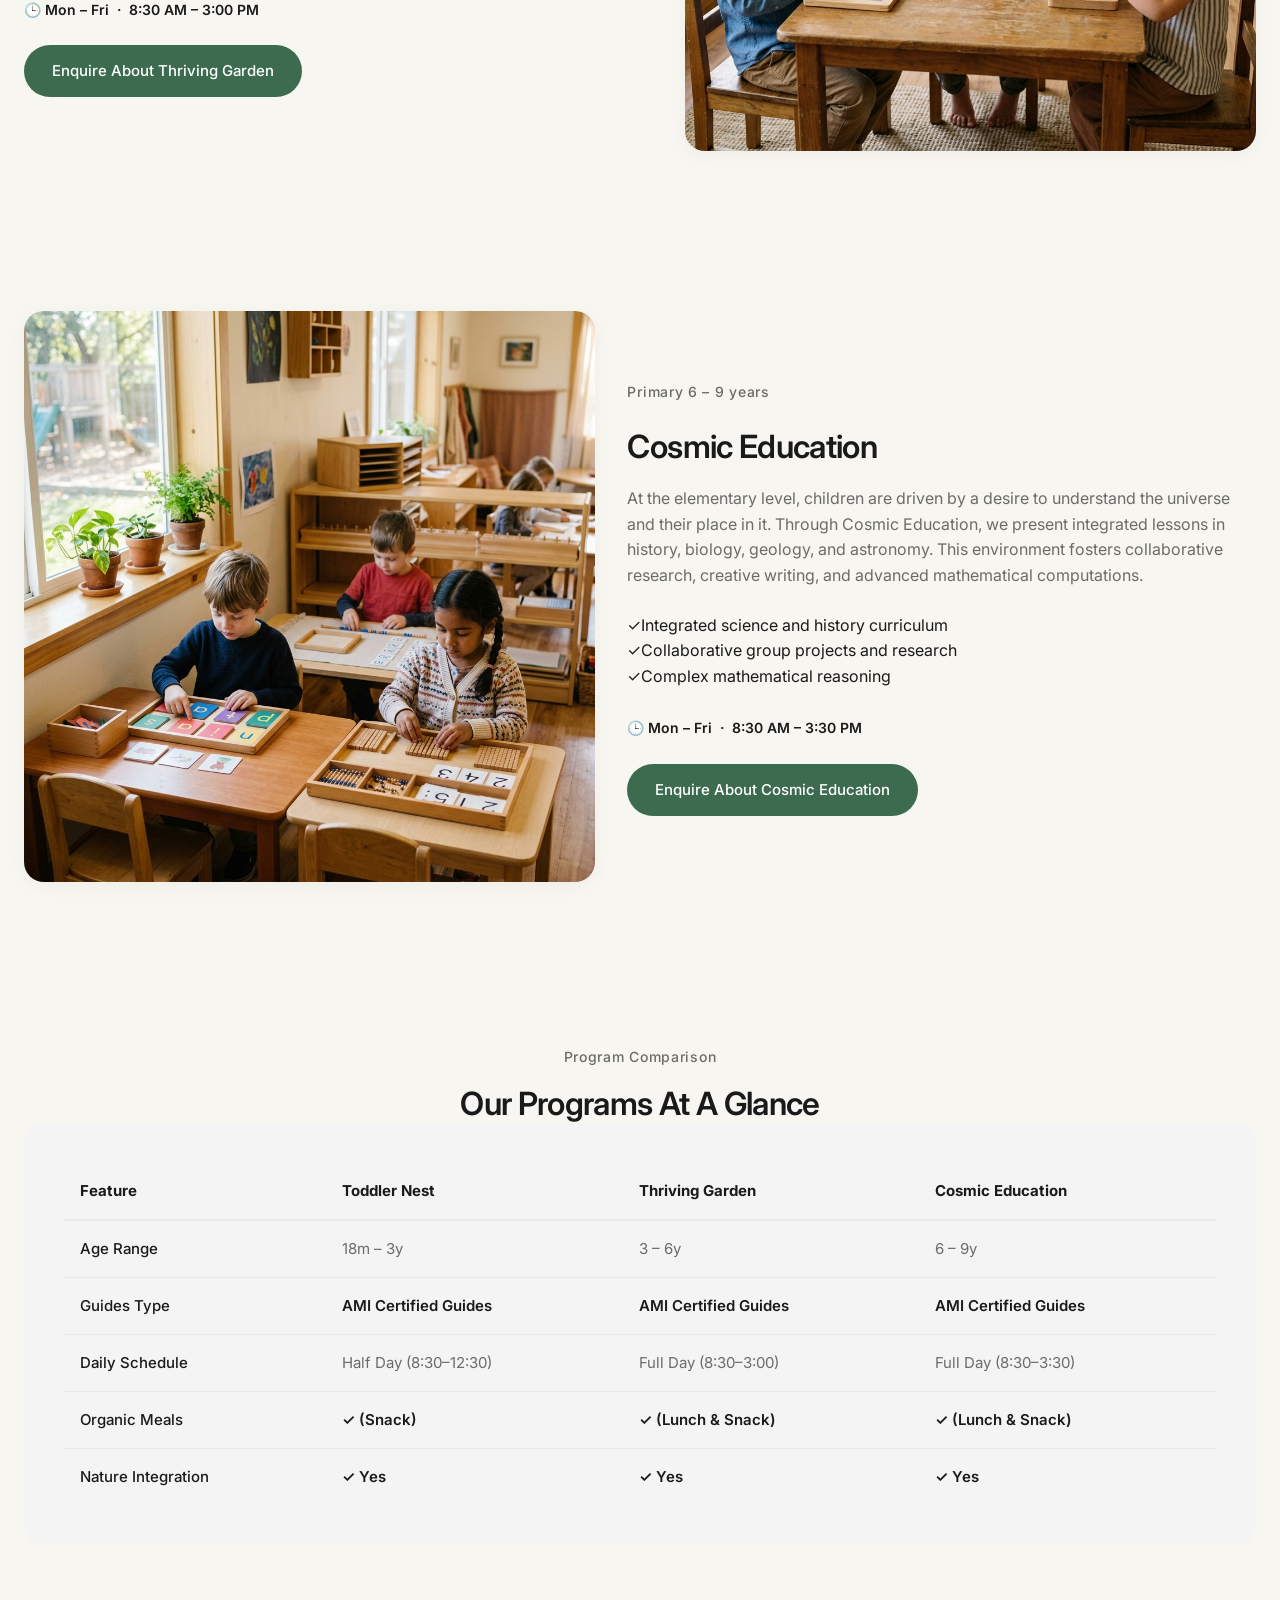
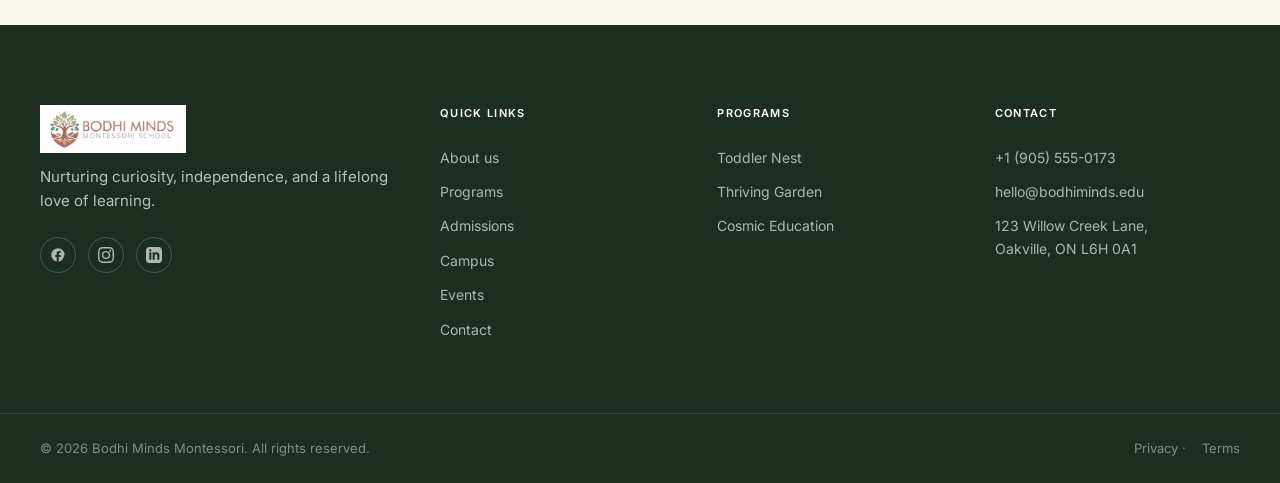
<file: programs.html>
<!DOCTYPE html>
<html lang="en">
<head>
  <meta charset="UTF-8">
  <meta name="viewport" content="width=device-width, initial-scale=1.0">
  <title>Programs — Bodhi Minds Montessori</title>
  <meta name="description" content="Explore Bodhi Minds Montessori programs: Toddler Nest, Thriving Garden, and Cosmic Education. Tailored to every developmental stage.">
  <meta property="og:title" content="Programs — Bodhi Minds Montessori">
  <meta property="og:description" content="Montessori environments designed around each child's developmental journey. serving families in Oakville, ON.">
  <link rel="stylesheet" href="css/tokens.css">
  <link rel="stylesheet" href="css/style.css">
</head>
<body>

  <!-- STICKY NAVBAR -->
  <header class="site-nav" role="banner">
    <nav class="nav-inner" aria-label="Main navigation">
      <a href="index.html" class="nav-logo"><img src="images/Screenshot 2026-05-21 191802.png" alt="Bodhi Minds Montessori Logo"></a>
      <div class="nav-links">
        <a href="about.html">About</a>
        <a href="programs.html">Programs</a>
        <a href="admissions.html">Admissions</a>
        <a href="campus.html">Campus</a>
        <a href="events.html">Events</a>
        <a href="contact.html">Contact</a>
      </div>
      <div class="nav-cta" style="display: flex; gap: 12px;">
        <a href="#" class="btn btn-outline" style="padding: 10px 20px; background: transparent;">Parent Portal</a>
        <a href="contact.html" class="btn btn-primary">Enquire Now</a>
      </div>
      <div class="nav-hamburger" aria-label="Open menu">
        <span></span>
        <span></span>
        <span></span>
      </div>
    </nav>
  </header>

  <!-- MOBILE DRAWER -->
  <div class="mobile-overlay" aria-hidden="true"></div>
  <div class="mobile-drawer" role="dialog" aria-label="Mobile menu">
    <div class="mobile-drawer-header">
      <span class="mobile-drawer-logo"><img src="images/Screenshot 2026-05-21 191802.png" alt="Logo"></span>
      <span class="mobile-drawer-close" aria-label="Close menu">&times;</span>
    </div>
    <div class="mobile-drawer-links">
      <a href="index.html">Home</a>
      <a href="about.html">About</a>
      <a href="programs.html">Programs</a>
      <a href="admissions.html">Admissions</a>
      <a href="campus.html">Campus</a>
      <a href="events.html">Events</a>
      <a href="contact.html">Contact</a>
    </div>
    <a href="#" class="btn btn-outline" style="margin-top: 24px; width: 100%; background: transparent;">Parent Portal</a>
    <a href="contact.html" class="btn btn-primary" style="margin-top: 12px; width: 100%;">Enquire Now</a>
  </div>

  <main>
    <!-- PAGE HERO BANNER -->
    <section class="page-intro" aria-label="Page introduction" style="--hero-bg: url('../images/kid-learning-garden.jpg');">
      <div class="container animate-on-scroll">
        <span class="eyebrow">Developmental Levels</span>
        <h1>Our Learning Programs</h1>
        <div class="breadcrumb">
          <a href="index.html">Home</a> &gt; <span>Programs</span>
        </div>
      </div>
    </section>

    <!-- PROGRAM 1: TODDLER NEST -->
    <section class="section" id="toddler" aria-label="Toddler program">
      <div class="container">
        <div class="about-split">
          <div class="about-image animate-on-scroll">
            <img src="images/program_toddler.png" alt="Toddler sorting colored pegs in a cozy Montessori classroom setting" class="img-cover">
          </div>
          <div class="about-text animate-on-scroll">
            <span class="eyebrow">Ages 18 months – 3 years</span>
            <h2>Toddler Nest</h2>
            <p>Our toddler environment is a warm, reassuring bridge from home to school. Meticulously prepared by AMI-certified guides, the space allows toddlers to develop physical coordination, vocabulary, and practical life skills like washing hands, watering plants, and preparing simple snacks at their own pace.</p>
            <div class="bullets-list">
              <div class="check-item"><span class="check-icon">✓</span><span>Fine and gross motor coordination</span></div>
              <div class="check-item"><span class="check-icon">✓</span><span>Rich language-immersion environment</span></div>
              <div class="check-item"><span class="check-icon">✓</span><span>Practical life and personal independence</span></div>
            </div>
            <div class="text-forest mb-24" style="font-weight: 600; font-size: 14px;">🕒 Mon – Fri &nbsp;·&nbsp; 8:30 AM – 12:30 PM</div>
            <a href="toddler-nest.html" class="btn btn-primary">Enquire About Toddler Nest</a>
          </div>
        </div>
      </div>
    </section>

    <!-- PROGRAM 2: THRIVING GARDEN -->
    <section class="section section-alt" id="preschool" aria-label="Preschool program">
      <div class="container">
        <div class="about-split-custom">
          <div class="about-text animate-on-scroll">
            <span class="eyebrow">Ages 3 – 6 years</span>
            <h2>Thriving Garden</h2>
            <p>The core primary classroom is the heart of Montessori education. Within a mixed-age setting, children work with sensory and manipulative materials that make abstract mathematics, grammar, botany, and geography concrete. Older children consolidate knowledge by mentoring younger peers, building profound social responsibility.</p>
            <div class="bullets-list">
              <div class="check-item"><span class="check-icon">✓</span><span>Advanced sensorial math and geometry</span></div>
              <div class="check-item"><span class="check-icon">✓</span><span>Phonetic reading and writing readiness</span></div>
              <div class="check-item"><span class="check-icon">✓</span><span>Mixed-age mentoring relationships</span></div>
            </div>
            <div class="text-forest mb-24" style="font-weight: 600; font-size: 14px;">🕒 Mon – Fri &nbsp;·&nbsp; 8:30 AM – 3:00 PM</div>
            <a href="thriving-garden.html" class="btn btn-primary">Enquire About Thriving Garden</a>
          </div>
          <div class="about-image animate-on-scroll">
            <img src="images/program_preschool.png" alt="Primary preschool children working on math beads in group classroom environment" class="img-cover">
          </div>
        </div>
      </div>
    </section>

    <!-- PROGRAM 3: COSMIC EDUCATION -->
    <section class="section" id="kindergarten" aria-label="Primary program">
      <div class="container">
        <div class="about-split">
          <div class="about-image animate-on-scroll">
            <img src="images/program_kindergarten.png" alt="Elementary primary students examining insect specimens under a magnifying glass" class="img-cover">
          </div>
          <div class="about-text animate-on-scroll">
            <span class="eyebrow">Primary 6 – 9 years</span>
            <h2>Cosmic Education</h2>
            <p>At the elementary level, children are driven by a desire to understand the universe and their place in it. Through Cosmic Education, we present integrated lessons in history, biology, geology, and astronomy. This environment fosters collaborative research, creative writing, and advanced mathematical computations.</p>
            <div class="bullets-list">
              <div class="check-item"><span class="check-icon">✓</span><span>Integrated science and history curriculum</span></div>
              <div class="check-item"><span class="check-icon">✓</span><span>Collaborative group projects and research</span></div>
              <div class="check-item"><span class="check-icon">✓</span><span>Complex mathematical reasoning</span></div>
            </div>
            <div class="text-forest mb-24" style="font-weight: 600; font-size: 14px;">🕒 Mon – Fri &nbsp;·&nbsp; 8:30 AM – 3:30 PM</div>
            <a href="cosmic-education.html" class="btn btn-primary">Enquire About Cosmic Education</a>
          </div>
        </div>
      </div>
    </section>

    <!-- COMPARISON TABLE -->
    <section class="section section-alt" aria-label="Program comparison table">
      <div class="container text-center">
        <span class="eyebrow animate-on-scroll">Program Comparison</span>
        <h2 class="animate-on-scroll mb-48">Our Programs At A Glance</h2>
        <div class="card animate-on-scroll" style="padding: 40px; overflow-x: auto;">
          <table style="width: 100%; border-collapse: collapse; text-align: left; font-size: 15px;">
            <thead>
              <tr style="border-bottom: 2px solid var(--color-border); font-weight: 600; color: var(--color-text);">
                <th style="padding: 16px;">Feature</th>
                <th style="padding: 16px;">Toddler Nest</th>
                <th style="padding: 16px;">Thriving Garden</th>
                <th style="padding: 16px;">Cosmic Education</th>
              </tr>
            </thead>
            <tbody>
              <tr style="border-bottom: 1px solid var(--color-border);">
                <td style="padding: 16px; font-weight: 500;">Age Range</td>
                <td style="padding: 16px; color: var(--color-muted);">18m – 3y</td>
                <td style="padding: 16px; color: var(--color-muted);">3 – 6y</td>
                <td style="padding: 16px; color: var(--color-muted);">6 – 9y</td>
              </tr>
              <tr style="border-bottom: 1px solid var(--color-border);">
                <td style="padding: 16px; font-weight: 500;">Guides Type</td>
                <td style="padding: 16px; color: var(--color-forest); font-weight: 600;">AMI Certified Guides</td>
                <td style="padding: 16px; color: var(--color-forest); font-weight: 600;">AMI Certified Guides</td>
                <td style="padding: 16px; color: var(--color-forest); font-weight: 600;">AMI Certified Guides</td>
              </tr>
              <tr style="border-bottom: 1px solid var(--color-border);">
                <td style="padding: 16px; font-weight: 500;">Daily Schedule</td>
                <td style="padding: 16px; color: var(--color-muted);">Half Day (8:30–12:30)</td>
                <td style="padding: 16px; color: var(--color-muted);">Full Day (8:30–3:00)</td>
                <td style="padding: 16px; color: var(--color-muted);">Full Day (8:30–3:30)</td>
              </tr>
              <tr style="border-bottom: 1px solid var(--color-border);">
                <td style="padding: 16px; font-weight: 500;">Organic Meals</td>
                <td style="padding: 16px; color: var(--color-forest); font-weight: 600;">✓ (Snack)</td>
                <td style="padding: 16px; color: var(--color-forest); font-weight: 600;">✓ (Lunch & Snack)</td>
                <td style="padding: 16px; color: var(--color-forest); font-weight: 600;">✓ (Lunch & Snack)</td>
              </tr>
              <tr>
                <td style="padding: 16px; font-weight: 500;">Nature Integration</td>
                <td style="padding: 16px; color: var(--color-forest); font-weight: 600;">✓ Yes</td>
                <td style="padding: 16px; color: var(--color-forest); font-weight: 600;">✓ Yes</td>
                <td style="padding: 16px; color: var(--color-forest); font-weight: 600;">✓ Yes</td>
              </tr>
            </tbody>
          </table>
        </div>
      </div>
    </section>
  </main>

  <!-- FOOTER -->
  <footer class="site-footer" role="contentinfo">
    <div class="footer-grid">
      <div class="footer-col">
        <a href="index.html" class="footer-logo"><img src="images/Screenshot 2026-05-21 191802.png" alt="Bodhi Minds Montessori Logo"></a>
        <p class="footer-tagline">Nurturing curiosity, independence, and a lifelong love of learning.</p>
        <div class="footer-socials">
          <a href="#" aria-label="Facebook">
            <svg viewBox="0 0 24 24"><path d="M22 12c0-5.52-4.48-10-10-10S2 6.48 2 12c0 4.84 3.44 8.87 8 9.8V15H8v-3h2V9.5C10 7.57 11.57 6 13.5 6H16v3h-2c-.55 0-1 .45-1 1v2h3v3h-3v6.95c4.56-.93 8-4.96 8-9.75z"/></svg>
          </a>
          <a href="#" aria-label="Instagram">
            <svg viewBox="0 0 24 24"><path d="M12 2.163c3.204 0 3.584.012 4.85.07 3.252.148 4.771 1.691 4.919 4.919.058 1.265.069 1.645.069 4.849 0 3.205-.012 3.584-.069 4.849-.149 3.225-1.664 4.771-4.919 4.919-1.266.058-1.644.07-4.85.07-3.204 0-3.584-.012-4.849-.07-3.26-.149-4.771-1.699-4.919-4.92-.058-1.265-.07-1.644-.07-4.849 0-3.204.013-3.583.07-4.849.149-3.227 1.664-4.771 4.919-4.919 1.266-.057 1.645-.069 4.849-.069zM12 0C8.741 0 8.333.014 7.053.072 2.695.272.273 2.69.073 7.051.014 8.333 0 8.741 0 12c0 3.259.014 3.668.072 4.948.2 4.358 2.618 6.78 6.98 6.98 1.281.058 1.689.072 4.948.072 3.259 0 3.668-.014 4.948-.072 4.354-.2 6.782-2.618 6.979-6.98.059-1.28.073-1.689.073-4.948 0-3.259-.014-3.667-.072-4.947-.196-4.354-2.617-6.78-6.979-6.98C15.668.014 15.259 0 12 0zm0 5.838a6.162 6.162 0 1 0 0 12.324 6.162 6.162 0 0 0 0-12.324zM12 16a4 4 0 1 1 0-8 4 4 0 0 1 0 8zm6.406-11.845a1.44 1.44 0 1 0 0 2.881 1.44 1.44 0 0 0 0-2.881z"/></svg>
          </a>
          <a href="#" aria-label="LinkedIn">
            <svg viewBox="0 0 24 24"><path d="M19 0h-14c-2.761 0-5 2.239-5 5v14c0 2.761 2.239 5 5 5h14c2.762 0 5-2.239 5-5v-14c0-2.761-2.238-5-5-5zm-11 19h-3v-11h3v11zm-1.5-12.268c-.966 0-1.75-.79-1.75-1.764s.784-1.764 1.75-1.764 1.75.79 1.75 1.764-.783 1.764-1.75 1.764zm13.5 12.268h-3v-5.604c0-3.368-4-3.113-4 0v5.604h-3v-11h3v1.765c1.396-2.586 7-2.777 7 2.476v6.759z"/></svg>
          </a>
        </div>
      </div>
      <div class="footer-col">
        <h4>Quick Links</h4>
        <a href="about.html">About us</a>
        <a href="programs.html">Programs</a>
        <a href="admissions.html">Admissions</a>
        <a href="campus.html">Campus</a>
        <a href="events.html">Events</a>
        <a href="contact.html">Contact</a>
      </div>
      <div class="footer-col">
        <h4>Programs</h4>
        <a href="programs.html#toddler">Toddler Nest</a>
        <a href="programs.html#preschool">Thriving Garden</a>
        <a href="programs.html#kindergarten">Cosmic Education</a>
      </div>
      <div class="footer-col">
        <h4>Contact</h4>
        <a href="tel:+19055550173">+1 (905) 555-0173</a>
        <a href="mailto:hello@bodhiminds.edu">hello@bodhiminds.edu</a>
        <a>123 Willow Creek Lane,<br>Oakville, ON L6H 0A1</a>
      </div>
    </div>
    <div class="footer-bottom">
      <span>© 2026 Bodhi Minds Montessori. All rights reserved.</span>
      <div>
        <a href="#">Privacy</a> · <a href="#">Terms</a>
      </div>
    </div>
  </footer>

  <script src="js/main.js"></script>
</body>
</html>
</file>
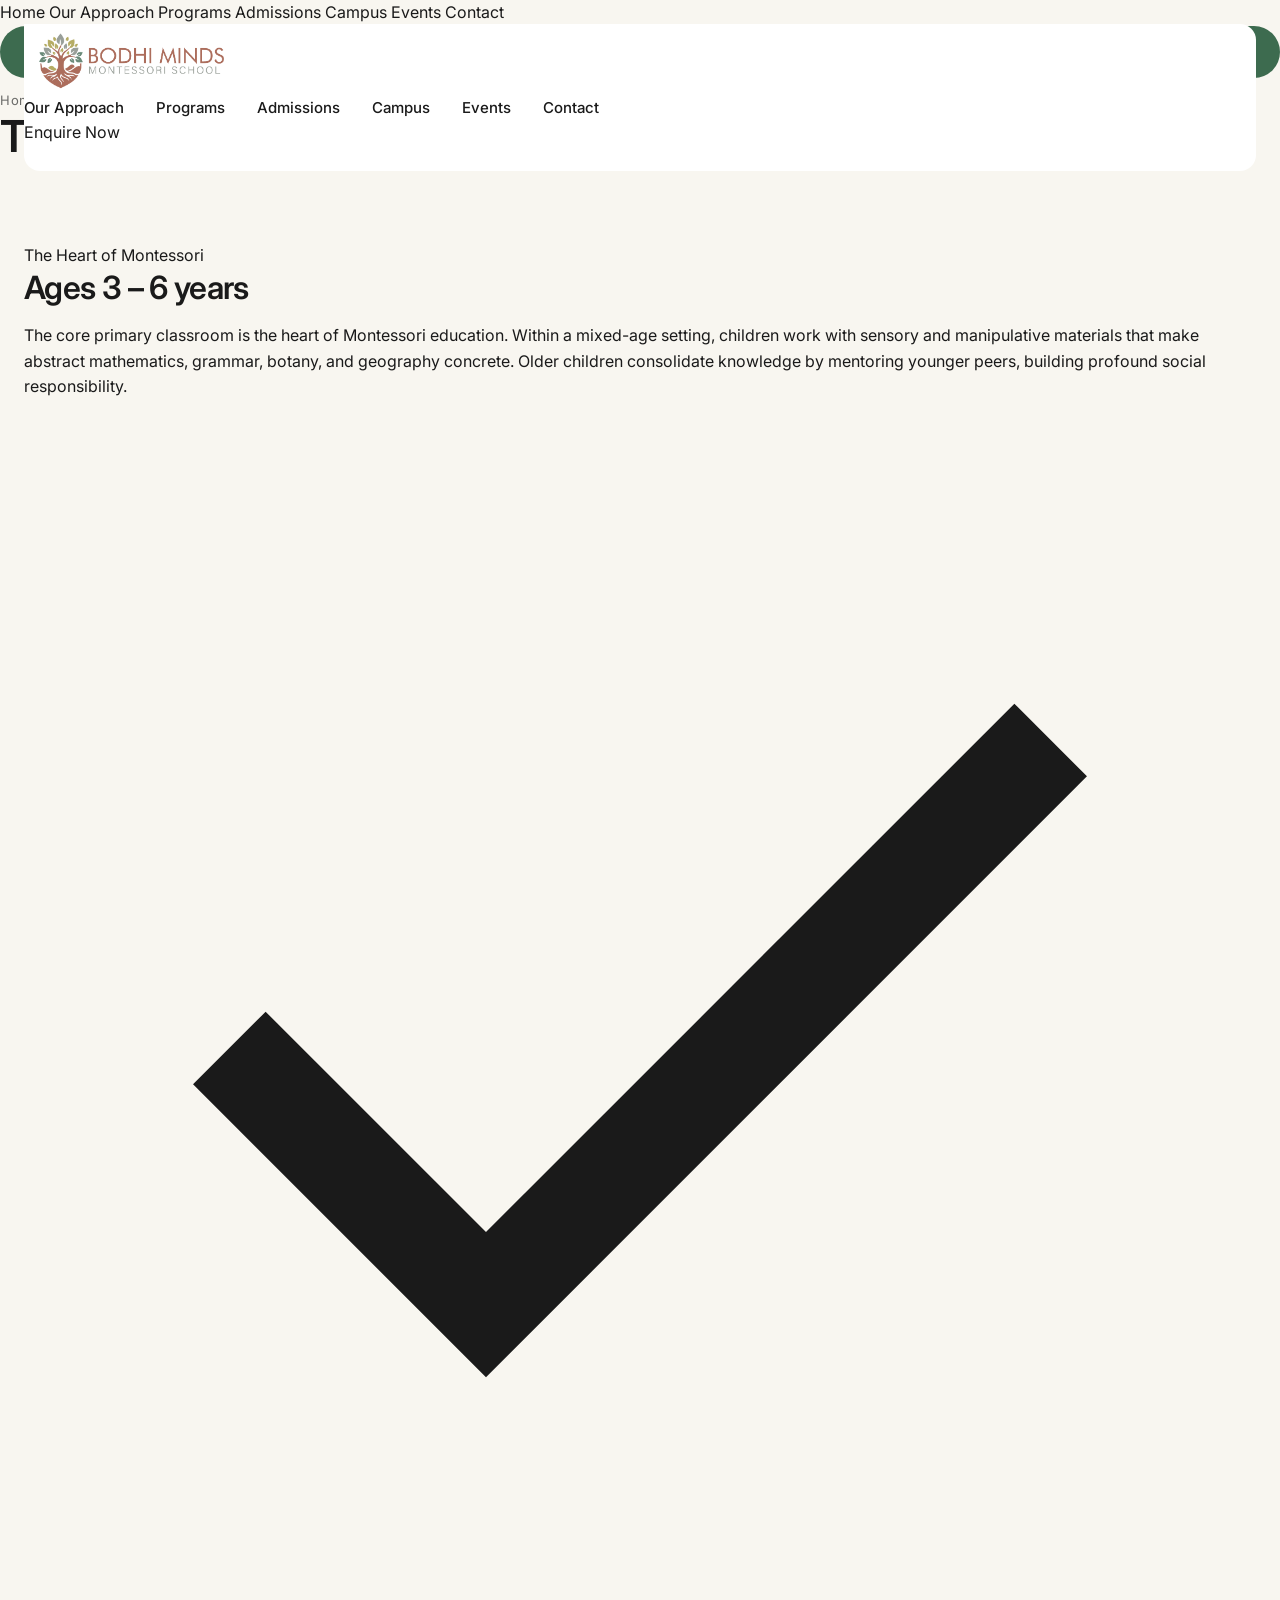
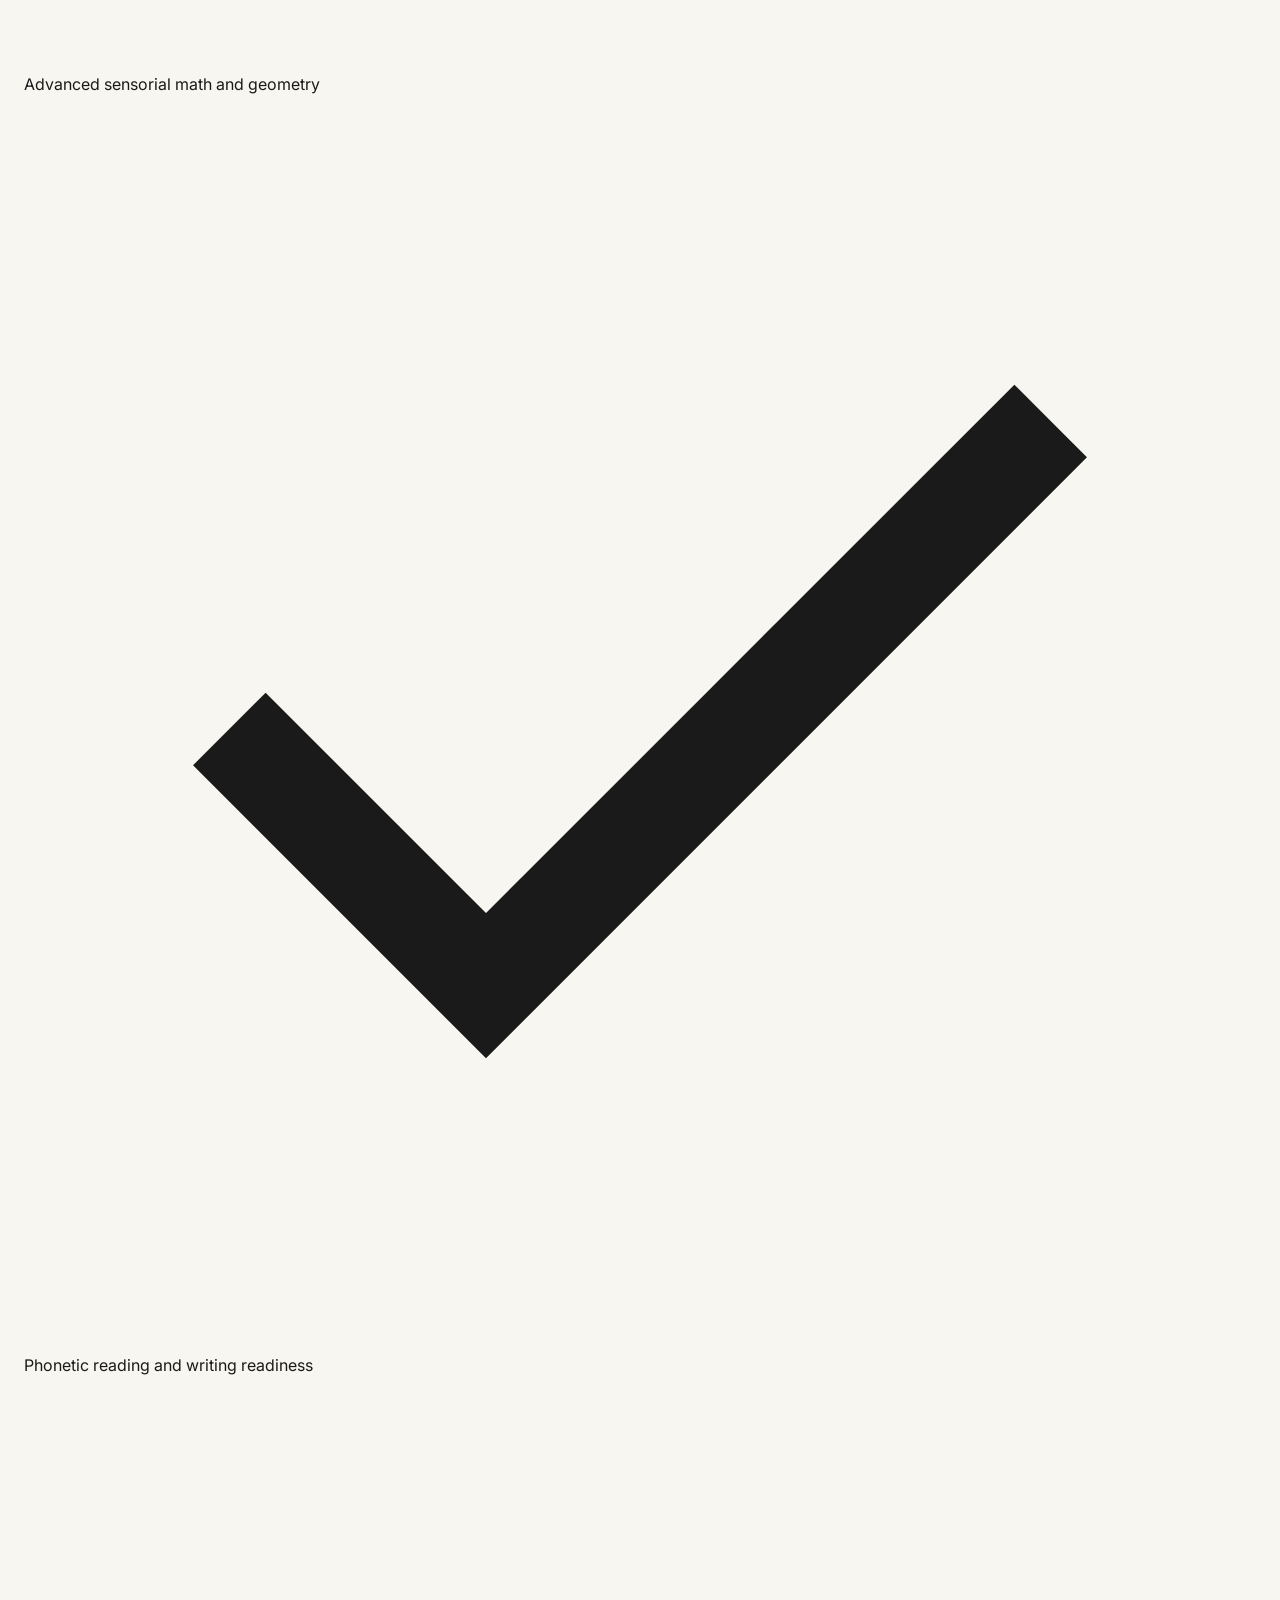
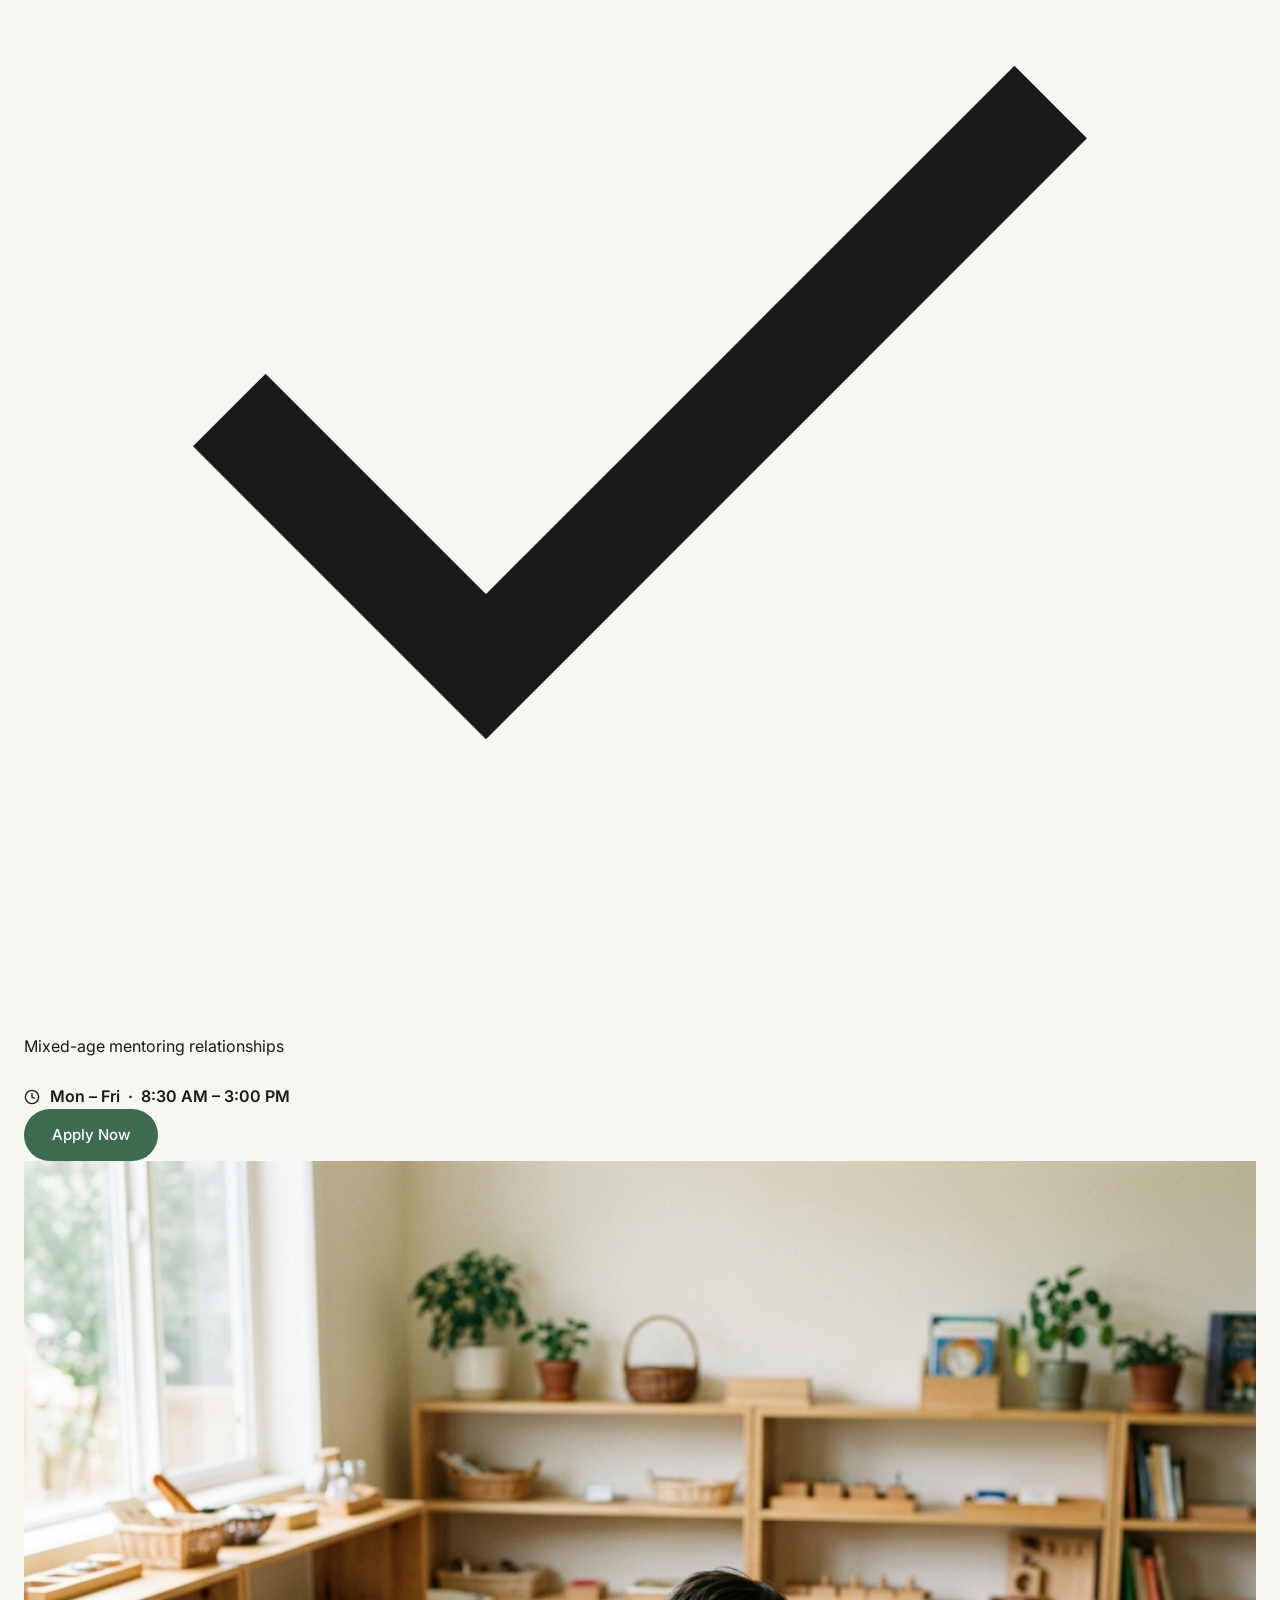
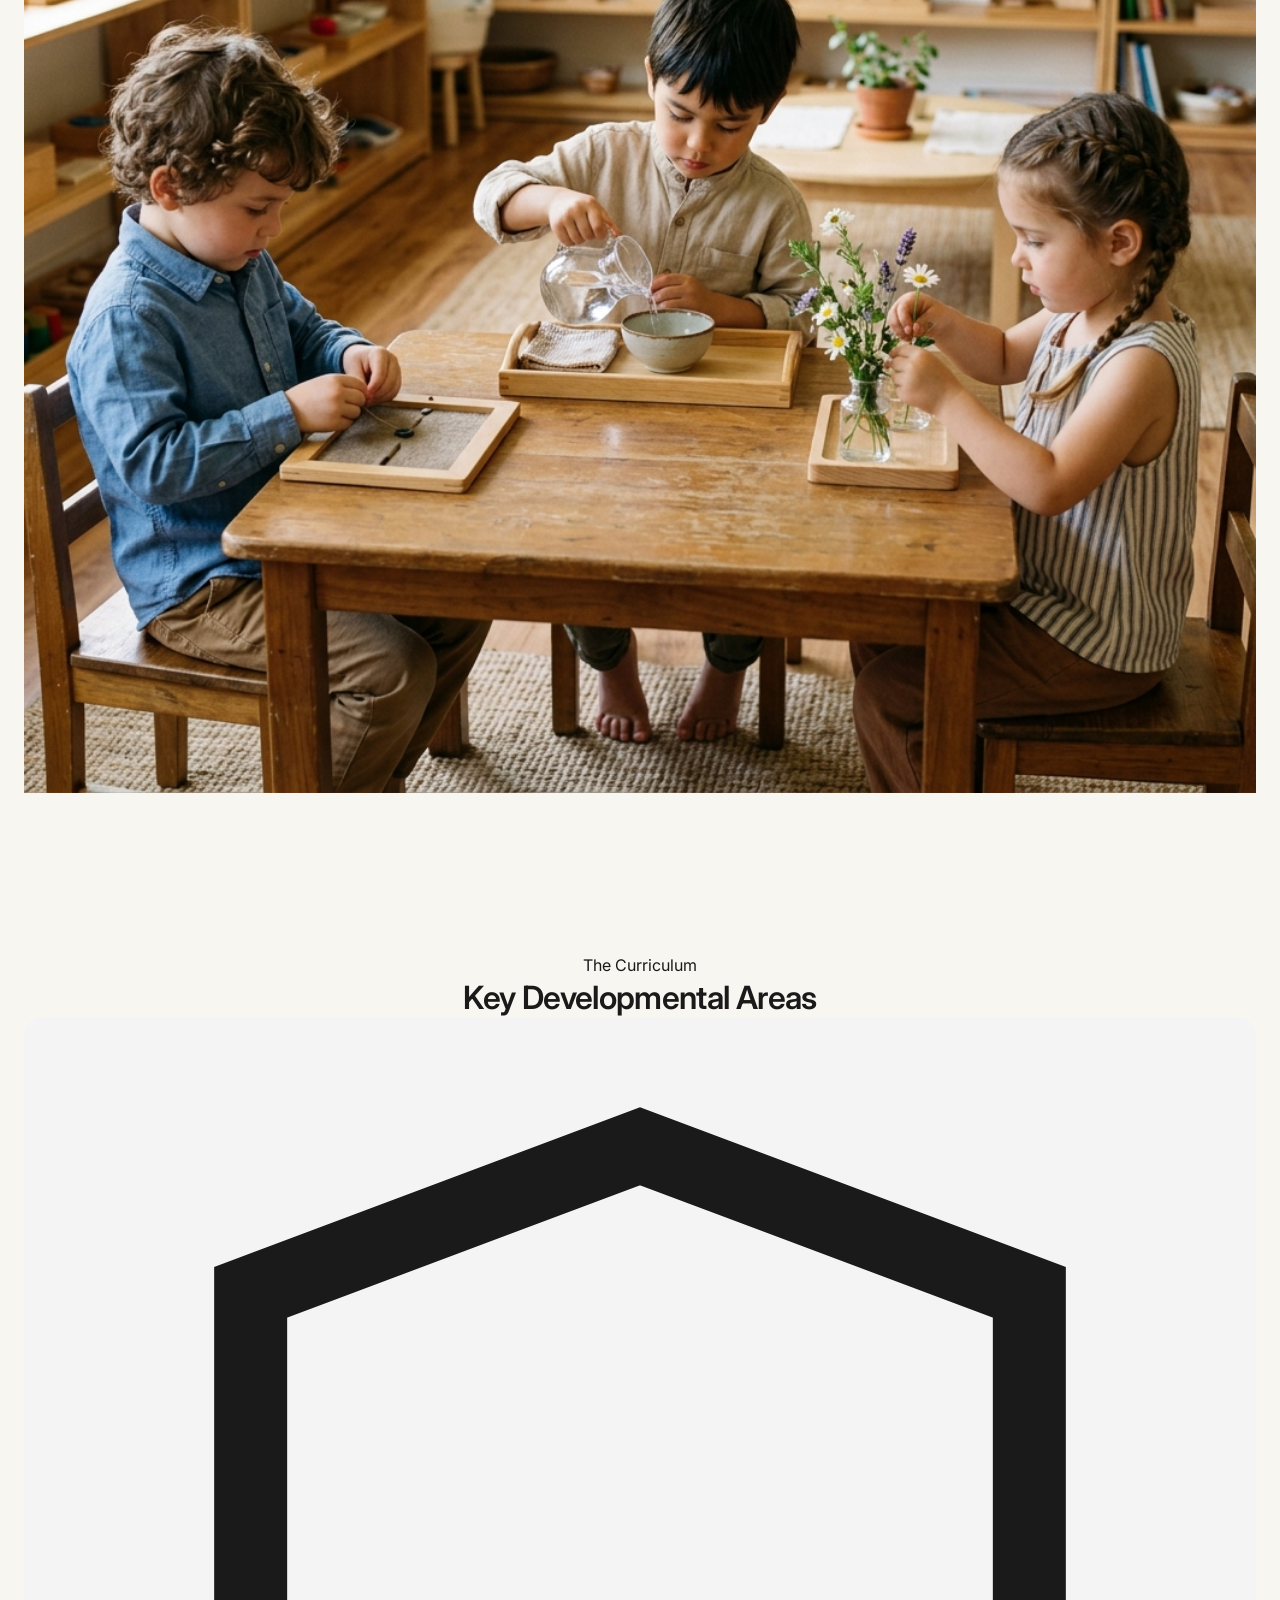
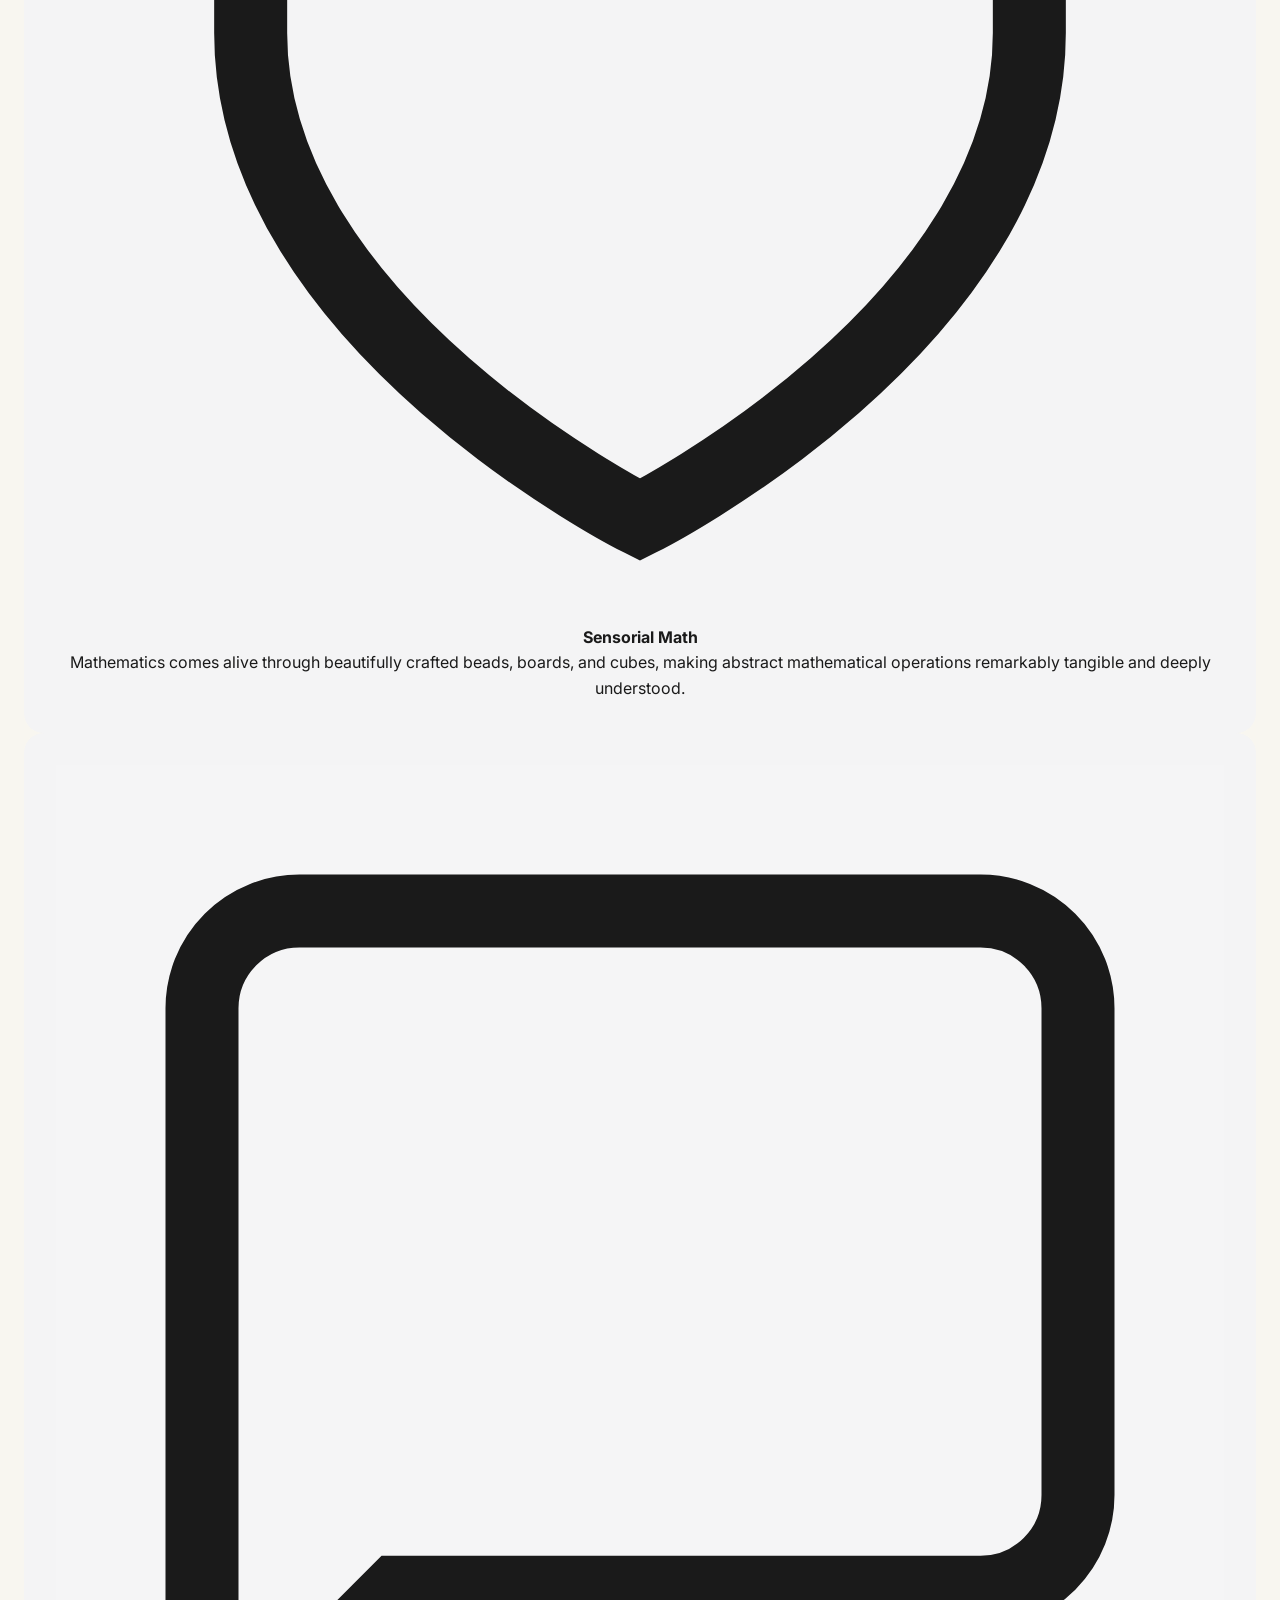
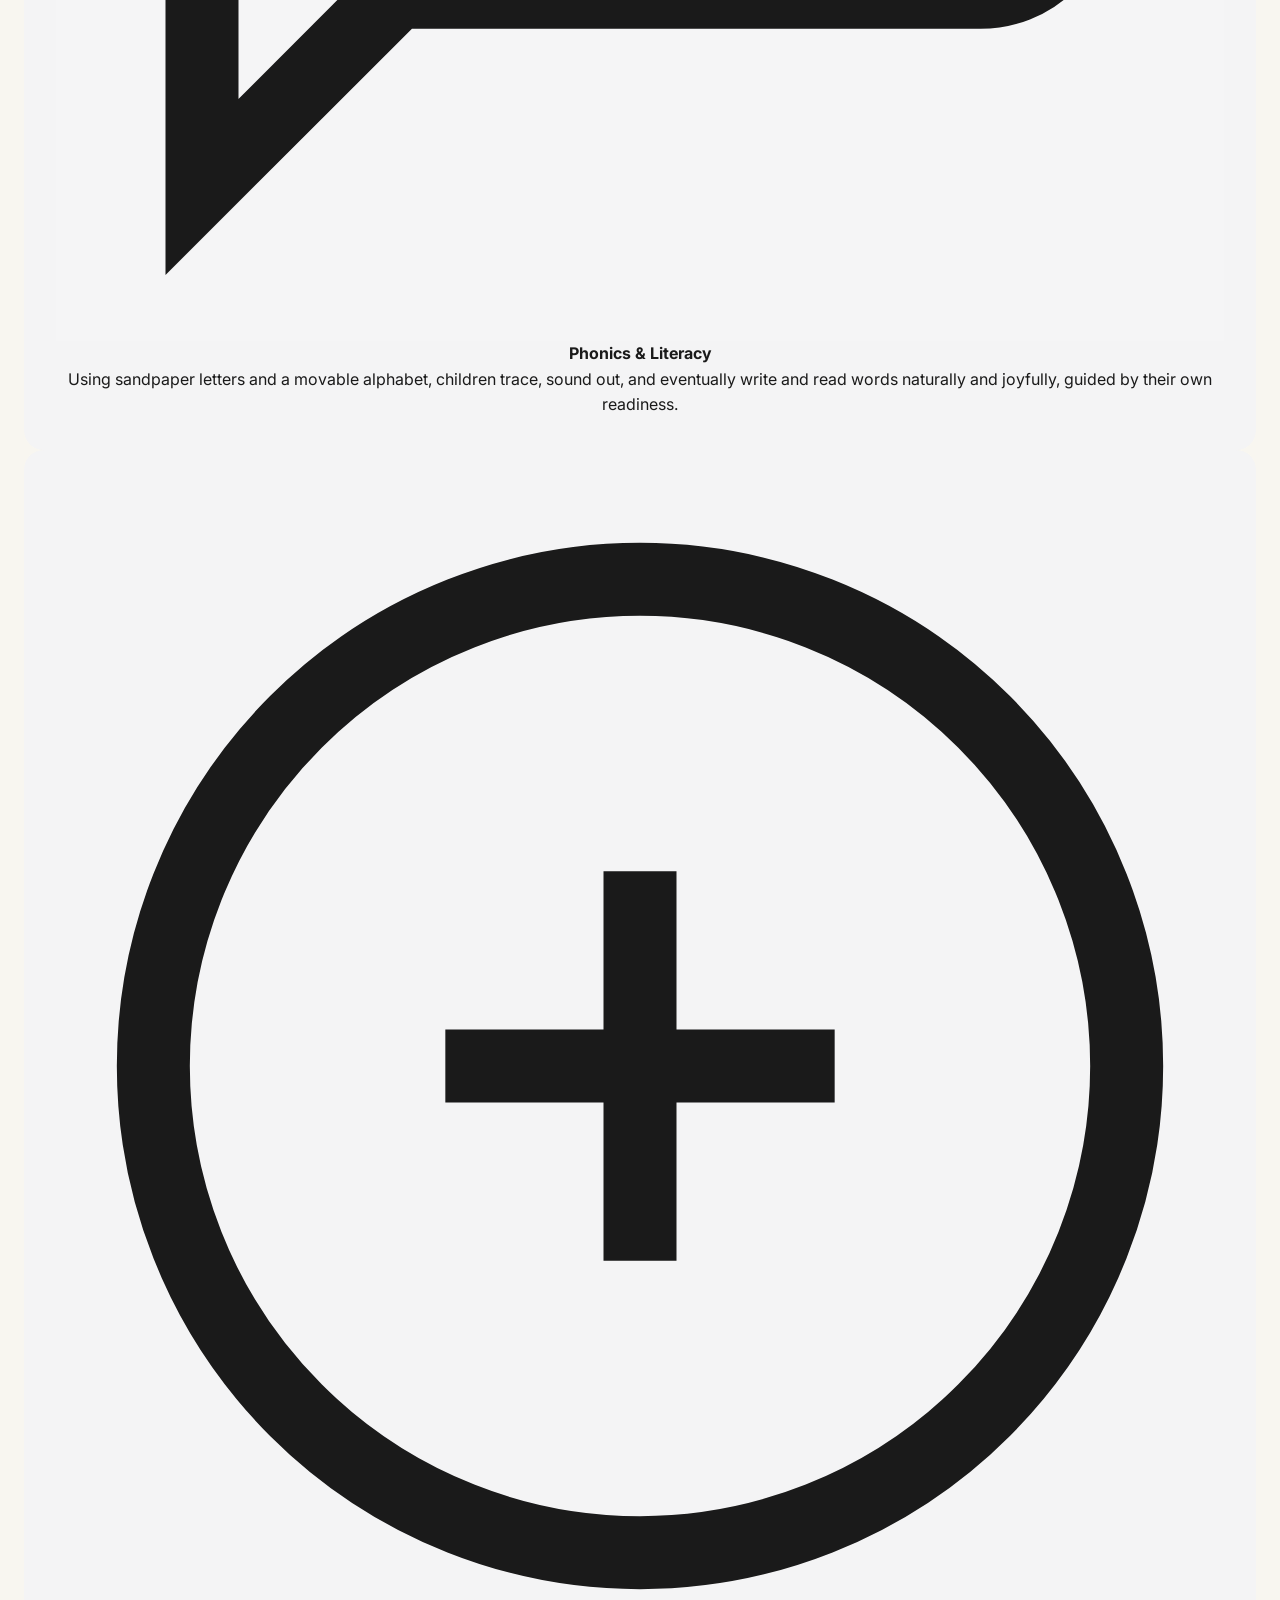
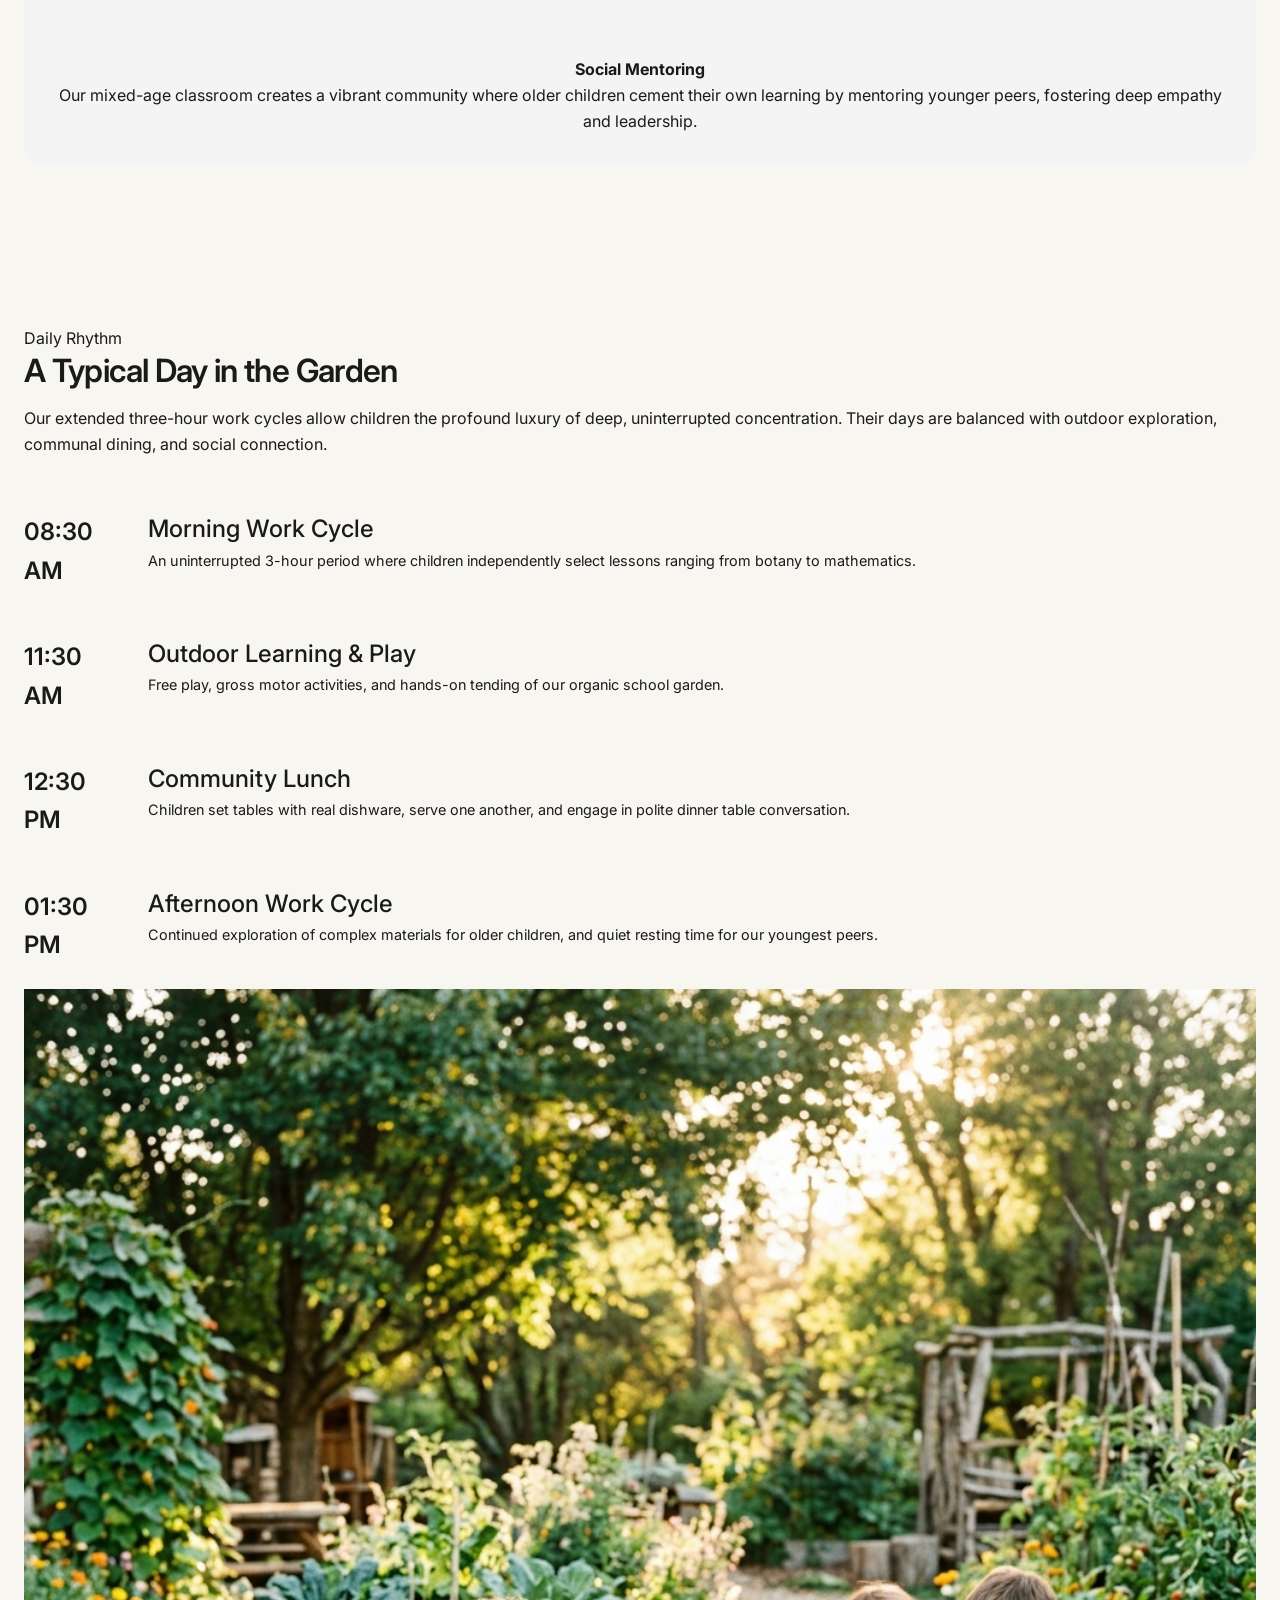
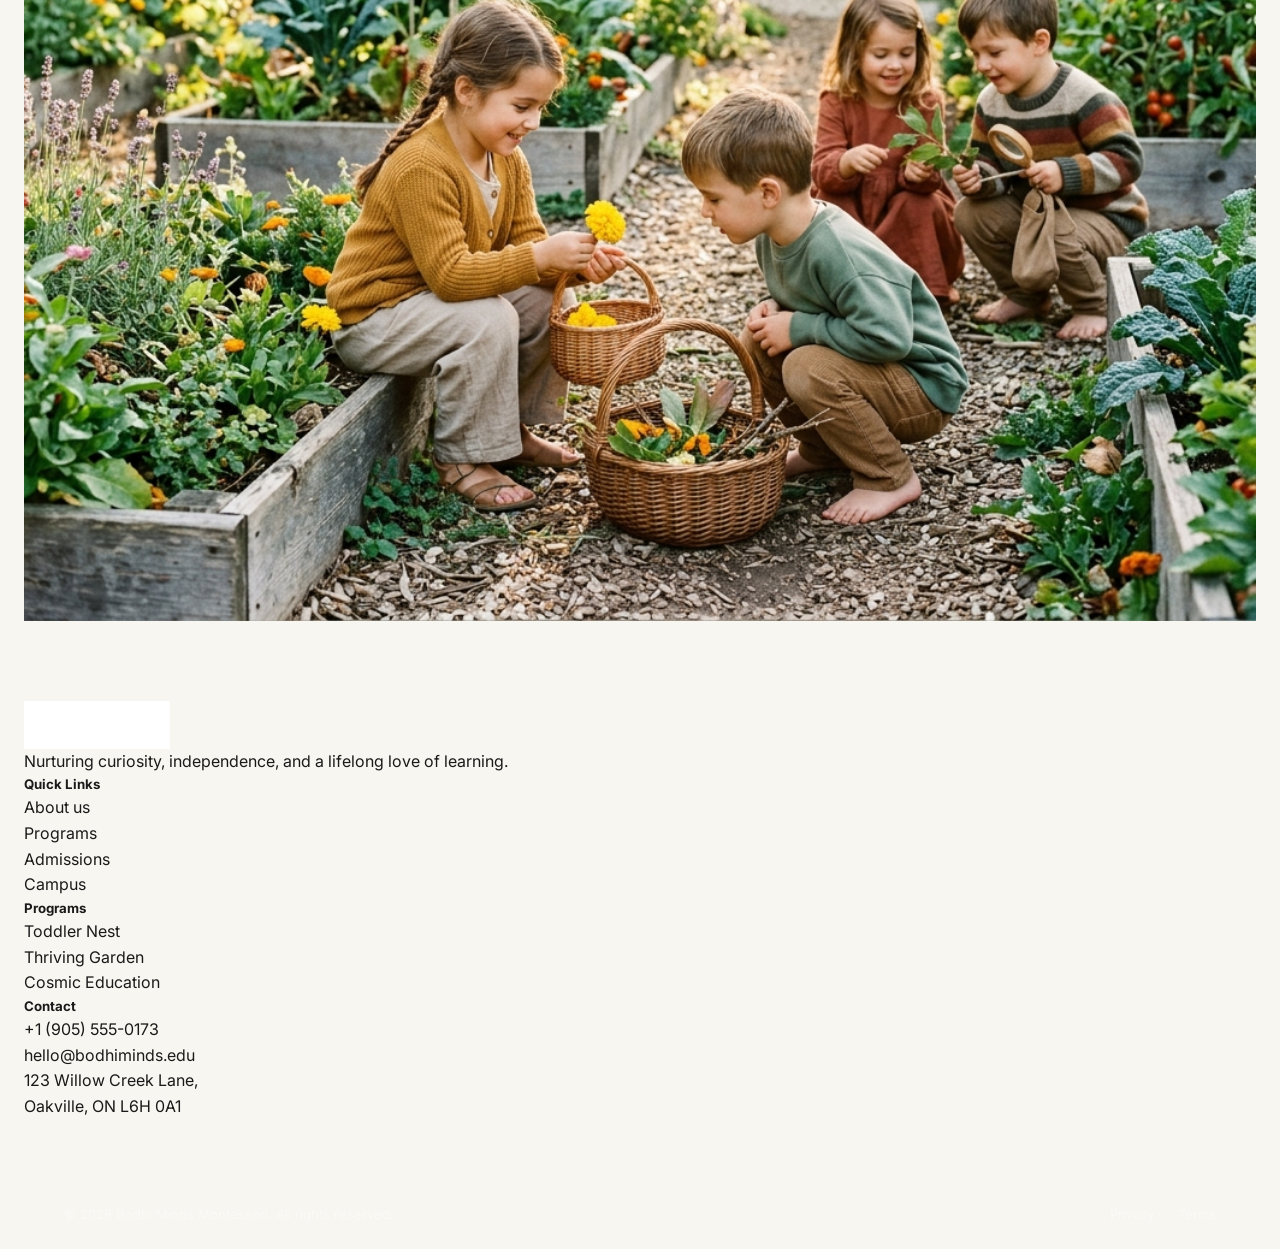
<file: thriving-garden.html>
<!DOCTYPE html>
<html lang="en">
<head>
  <meta charset="UTF-8">
  <meta name="viewport" content="width=device-width, initial-scale=1.0">
  <title>Thriving Garden — Bodhi Minds Montessori</title>
  <meta name="description" content="Explore Bodhi Minds Montessori Thriving Garden program for ages 3 to 6 years.">
  <link rel="icon" type="image/png" href="images/Screenshot 2026-05-21 191802.png">
  
  <link rel="stylesheet" href="css/tokens.css">
  <link rel="stylesheet" href="css/style.css">
</head>
<body>

  <!-- STICKY NAVBAR -->
  <header class="site-nav" id="navbar">
    <a href="index.html" class="nav-logo">
      <img src="images/Screenshot 2026-05-21 191802.png" alt="Bodhi Minds Montessori Logo">
    </a>
    
    <nav class="nav-links">
      <a href="about.html">Our Approach</a>
      <a href="programs.html" class="active">Programs</a>
      <a href="admissions.html">Admissions</a>
      <a href="campus.html">Campus</a>
      <a href="events.html">Events</a>
      <a href="contact.html">Contact</a>
    </nav>
    
    <div class="nav-cta-wrap">
      <a href="contact.html" class="nav-cta">Enquire Now</a>
    </div>
    
    <button class="mobile-toggle" id="mobileToggle" aria-label="Toggle Menu">
      <span></span>
      <span></span>
      <span></span>
    </button>
  </header>

  <!-- MOBILE MENU -->
  <div class="mobile-menu" id="mobileMenu">
    <div class="mobile-menu-backdrop" id="mobileMenuBackdrop"></div>
    <div class="mobile-menu-panel">
      <a href="index.html">Home</a>
      <a href="about.html">Our Approach</a>
      <a href="programs.html">Programs</a>
      <a href="admissions.html">Admissions</a>
      <a href="campus.html">Campus</a>
      <a href="events.html">Events</a>
      <a href="contact.html">Contact</a>
      <a href="contact.html" class="btn btn-primary mt-32" style="width:100%; text-align:center;">Enquire Now</a>
    </div>
  </div>

  <main>
    <!-- PAGE HERO BANNER -->
    <section class="page-hero">
      <div class="page-hero-inner animate-on-scroll is-visible">
        <div class="breadcrumb">
          <a href="index.html">Home</a> <span class="sep">&gt;</span> <a href="programs.html" style="color: inherit; text-decoration: none;">Programs</a> <span class="sep">&gt;</span> <span>Thriving Garden</span>
        </div>
        <h1>Thriving <em>Garden</em></h1>
      </div>
    </section>

    <!-- PROGRAM DETAILS -->
    <section class="section">
      <div class="container">
        <div class="grid-2 align-center">
          <div class="animate-on-scroll">
            <span class="section-label">The Heart of Montessori</span>
            <h2 class="mb-16">Ages 3 – 6 years</h2>
            <p class="section-desc" style="margin-top: 0; margin-bottom: 2rem;">The core primary classroom is the heart of Montessori education. Within a mixed-age setting, children work with sensory and manipulative materials that make abstract mathematics, grammar, botany, and geography concrete. Older children consolidate knowledge by mentoring younger peers, building profound social responsibility.</p>
            
            <div class="mb-24">
              <div class="feature-item mb-16">
                <div class="feature-icon-sm">
                  <svg viewBox="0 0 24 24" fill="none" stroke="currentColor" stroke-width="2"><polyline points="20 6 9 17 4 12"></polyline></svg>
                </div>
                <div class="feature-text">
                  <p>Advanced sensorial math and geometry</p>
                </div>
              </div>
              <div class="feature-item mb-16">
                <div class="feature-icon-sm">
                  <svg viewBox="0 0 24 24" fill="none" stroke="currentColor" stroke-width="2"><polyline points="20 6 9 17 4 12"></polyline></svg>
                </div>
                <div class="feature-text">
                  <p>Phonetic reading and writing readiness</p>
                </div>
              </div>
              <div class="feature-item">
                <div class="feature-icon-sm">
                  <svg viewBox="0 0 24 24" fill="none" stroke="currentColor" stroke-width="2"><polyline points="20 6 9 17 4 12"></polyline></svg>
                </div>
                <div class="feature-text">
                  <p>Mixed-age mentoring relationships</p>
                </div>
              </div>
            </div>
            
            <div class="mb-32" style="font-weight: 600; color: var(--green);">
              <svg style="width:16px; height:16px; vertical-align:middle; margin-right:6px;" viewBox="0 0 24 24" fill="none" stroke="currentColor" stroke-width="2"><circle cx="12" cy="12" r="10"/><polyline points="12 6 12 12 16 14"/></svg>
              Mon – Fri &nbsp;·&nbsp; 8:30 AM – 3:00 PM
            </div>
            <a href="admissions.html" class="btn btn-primary">Apply Now</a>
          </div>
          <div class="animate-on-scroll" style="transition-delay: 0.2s;">
            <img src="images/program_preschool.png" alt="Primary preschool children working on math beads" style="border-radius: var(--r-xl); box-shadow: var(--sh-lg); width: 100%;">
          </div>
        </div>
      </div>
    </section>

    <!-- KEY LEARNING AREAS -->
    <section class="section section-alt">
      <div class="container text-center">
        <span class="section-label centered">The Curriculum</span>
        <h2 class="mb-32">Key Developmental Areas</h2>
        
        <div class="grid-3 animate-on-scroll">
          <div class="card">
            <div class="card-icon gold-bg">
              <svg viewBox="0 0 24 24" fill="none" stroke="currentColor" stroke-width="1.5"><path d="M12 22s8-4 8-10V5l-8-3-8 3v7c0 6 8 10 8 10z"/></svg>
            </div>
            <h4>Sensorial Math</h4>
            <p>Mathematics comes alive through beautifully crafted beads, boards, and cubes, making abstract mathematical operations remarkably tangible and deeply understood.</p>
          </div>
          <div class="card card-dark">
            <div class="card-icon" style="background: rgba(255,255,255,0.1); color:var(--gold);">
              <svg viewBox="0 0 24 24" fill="none" stroke="currentColor" stroke-width="1.5"><path d="M21 15a2 2 0 0 1-2 2H7l-4 4V5a2 2 0 0 1 2-2h14a2 2 0 0 1 2 2z"/></svg>
            </div>
            <h4>Phonics & Literacy</h4>
            <p>Using sandpaper letters and a movable alphabet, children trace, sound out, and eventually write and read words naturally and joyfully, guided by their own readiness.</p>
          </div>
          <div class="card">
            <div class="card-icon green-bg">
              <svg viewBox="0 0 24 24" fill="none" stroke="currentColor" stroke-width="1.5"><circle cx="12" cy="12" r="10"/><path d="M8 12h8m-4-4v8"/></svg>
            </div>
            <h4>Social Mentoring</h4>
            <p>Our mixed-age classroom creates a vibrant community where older children cement their own learning by mentoring younger peers, fostering deep empathy and leadership.</p>
          </div>
        </div>
      </div>
    </section>

    <!-- A TYPICAL DAY -->
    <section class="section">
      <div class="container">
        <div class="grid-2 align-center" style="direction: rtl;">
          <div class="animate-on-scroll" style="direction: ltr;">
            <span class="section-label">Daily Rhythm</span>
            <h2 class="mb-16">A Typical Day in the Garden</h2>
            <p class="section-desc" style="margin-top: 0; margin-bottom: 2rem;">Our extended three-hour work cycles allow children the profound luxury of deep, uninterrupted concentration. Their days are balanced with outdoor exploration, communal dining, and social connection.</p>
            
            <div style="margin-top: 2rem;">
              <div style="display: flex; gap: 1.5rem; padding: 1.5rem 0; border-bottom: 1px solid var(--border);">
                <div style="font-family: var(--serif); font-size: 1.5rem; color: var(--gold); font-weight: 600; width: 100px; flex-shrink: 0;">08:30 AM</div>
                <div>
                  <h3 style="margin-bottom: 0.25rem;">Morning Work Cycle</h3>
                  <p class="section-desc" style="margin-top: 0; font-size: 0.9rem;">An uninterrupted 3-hour period where children independently select lessons ranging from botany to mathematics.</p>
                </div>
              </div>
              <div style="display: flex; gap: 1.5rem; padding: 1.5rem 0; border-bottom: 1px solid var(--border);">
                <div style="font-family: var(--serif); font-size: 1.5rem; color: var(--gold); font-weight: 600; width: 100px; flex-shrink: 0;">11:30 AM</div>
                <div>
                  <h3 style="margin-bottom: 0.25rem;">Outdoor Learning & Play</h3>
                  <p class="section-desc" style="margin-top: 0; font-size: 0.9rem;">Free play, gross motor activities, and hands-on tending of our organic school garden.</p>
                </div>
              </div>
              <div style="display: flex; gap: 1.5rem; padding: 1.5rem 0; border-bottom: 1px solid var(--border);">
                <div style="font-family: var(--serif); font-size: 1.5rem; color: var(--gold); font-weight: 600; width: 100px; flex-shrink: 0;">12:30 PM</div>
                <div>
                  <h3 style="margin-bottom: 0.25rem;">Community Lunch</h3>
                  <p class="section-desc" style="margin-top: 0; font-size: 0.9rem;">Children set tables with real dishware, serve one another, and engage in polite dinner table conversation.</p>
                </div>
              </div>
              <div style="display: flex; gap: 1.5rem; padding: 1.5rem 0;">
                <div style="font-family: var(--serif); font-size: 1.5rem; color: var(--gold); font-weight: 600; width: 100px; flex-shrink: 0;">01:30 PM</div>
                <div>
                  <h3 style="margin-bottom: 0.25rem;">Afternoon Work Cycle</h3>
                  <p class="section-desc" style="margin-top: 0; font-size: 0.9rem;">Continued exploration of complex materials for older children, and quiet resting time for our youngest peers.</p>
                </div>
              </div>
            </div>
          </div>
          <div class="animate-on-scroll" style="direction: ltr; transition-delay: 0.2s;">
            <img src="images/about_overlap1.png" alt="Children working independently" style="border-radius: var(--r-xl); box-shadow: var(--sh-lg); width: 100%;">
          </div>
        </div>
      </div>
    </section>
  </main>

  <!-- FOOTER -->
  <footer class="footer">
    <div class="container">
      <div class="grid-4">
        <div class="footer-brand">
          <img src="images/Screenshot 2026-05-21 191802.png" alt="Logo" style="height: 48px; filter: brightness(0) invert(1);">
          <p>Nurturing curiosity, independence, and a lifelong love of learning.</p>
        </div>
        <div>
          <h5>Quick Links</h5>
          <ul>
            <li><a href="about.html">About us</a></li>
            <li><a href="programs.html">Programs</a></li>
            <li><a href="admissions.html">Admissions</a></li>
            <li><a href="campus.html">Campus</a></li>
          </ul>
        </div>
        <div>
          <h5>Programs</h5>
          <ul>
            <li><a href="programs.html#toddler">Toddler Nest</a></li>
            <li><a href="programs.html#preschool">Thriving Garden</a></li>
            <li><a href="programs.html#kindergarten">Cosmic Education</a></li>
          </ul>
        </div>
        <div>
          <h5>Contact</h5>
          <ul>
            <li class="footer-contact-item">
              <a href="tel:+19055550173">+1 (905) 555-0173</a>
            </li>
            <li class="footer-contact-item">
              <a href="mailto:hello@bodhiminds.edu">hello@bodhiminds.edu</a>
            </li>
            <li class="footer-contact-item">
              <span>123 Willow Creek Lane,<br>Oakville, ON L6H 0A1</span>
            </li>
          </ul>
        </div>
      </div>
      <div class="footer-bottom">
        <span>© 2026 Bodhi Minds Montessori. All rights reserved.</span>
        <div>
          <a href="#">Privacy</a> · <a href="#">Terms</a>
        </div>
      </div>
    </div>
  </footer>

  <script>
    // JS for Navbar Scroll and Mobile Menu
    const navbar = document.getElementById('navbar');
    const mobileToggle = document.getElementById('mobileToggle');
    const mobileMenu = document.getElementById('mobileMenu');
    const mobileMenuBackdrop = document.getElementById('mobileMenuBackdrop');
    
    window.addEventListener('scroll', () => {
      if (window.scrollY > 50) {
        navbar.classList.add('scrolled');
      } else {
        navbar.classList.remove('scrolled');
      }
      
      // Reveal animations
      const reveals = document.querySelectorAll('.animate-on-scroll');
      reveals.forEach(reveal => {
        const windowHeight = window.innerHeight;
        const revealTop = reveal.getBoundingClientRect().top;
        const revealPoint = 50;
        
        if(revealTop < windowHeight - revealPoint) {
          reveal.classList.add('is-visible');
        }
      });
    });

    window.dispatchEvent(new Event('scroll'));
    
    // Mobile Menu
    function toggleMenu() {
      mobileToggle.classList.toggle('active');
      mobileMenu.classList.toggle('open');
      if(mobileMenu.classList.contains('open')) {
        document.body.style.overflow = 'hidden';
      } else {
        document.body.style.overflow = '';
      }
    }
    
    mobileToggle.addEventListener('click', toggleMenu);
    mobileMenuBackdrop.addEventListener('click', toggleMenu);
  </script>
</body>
</html>
</file>
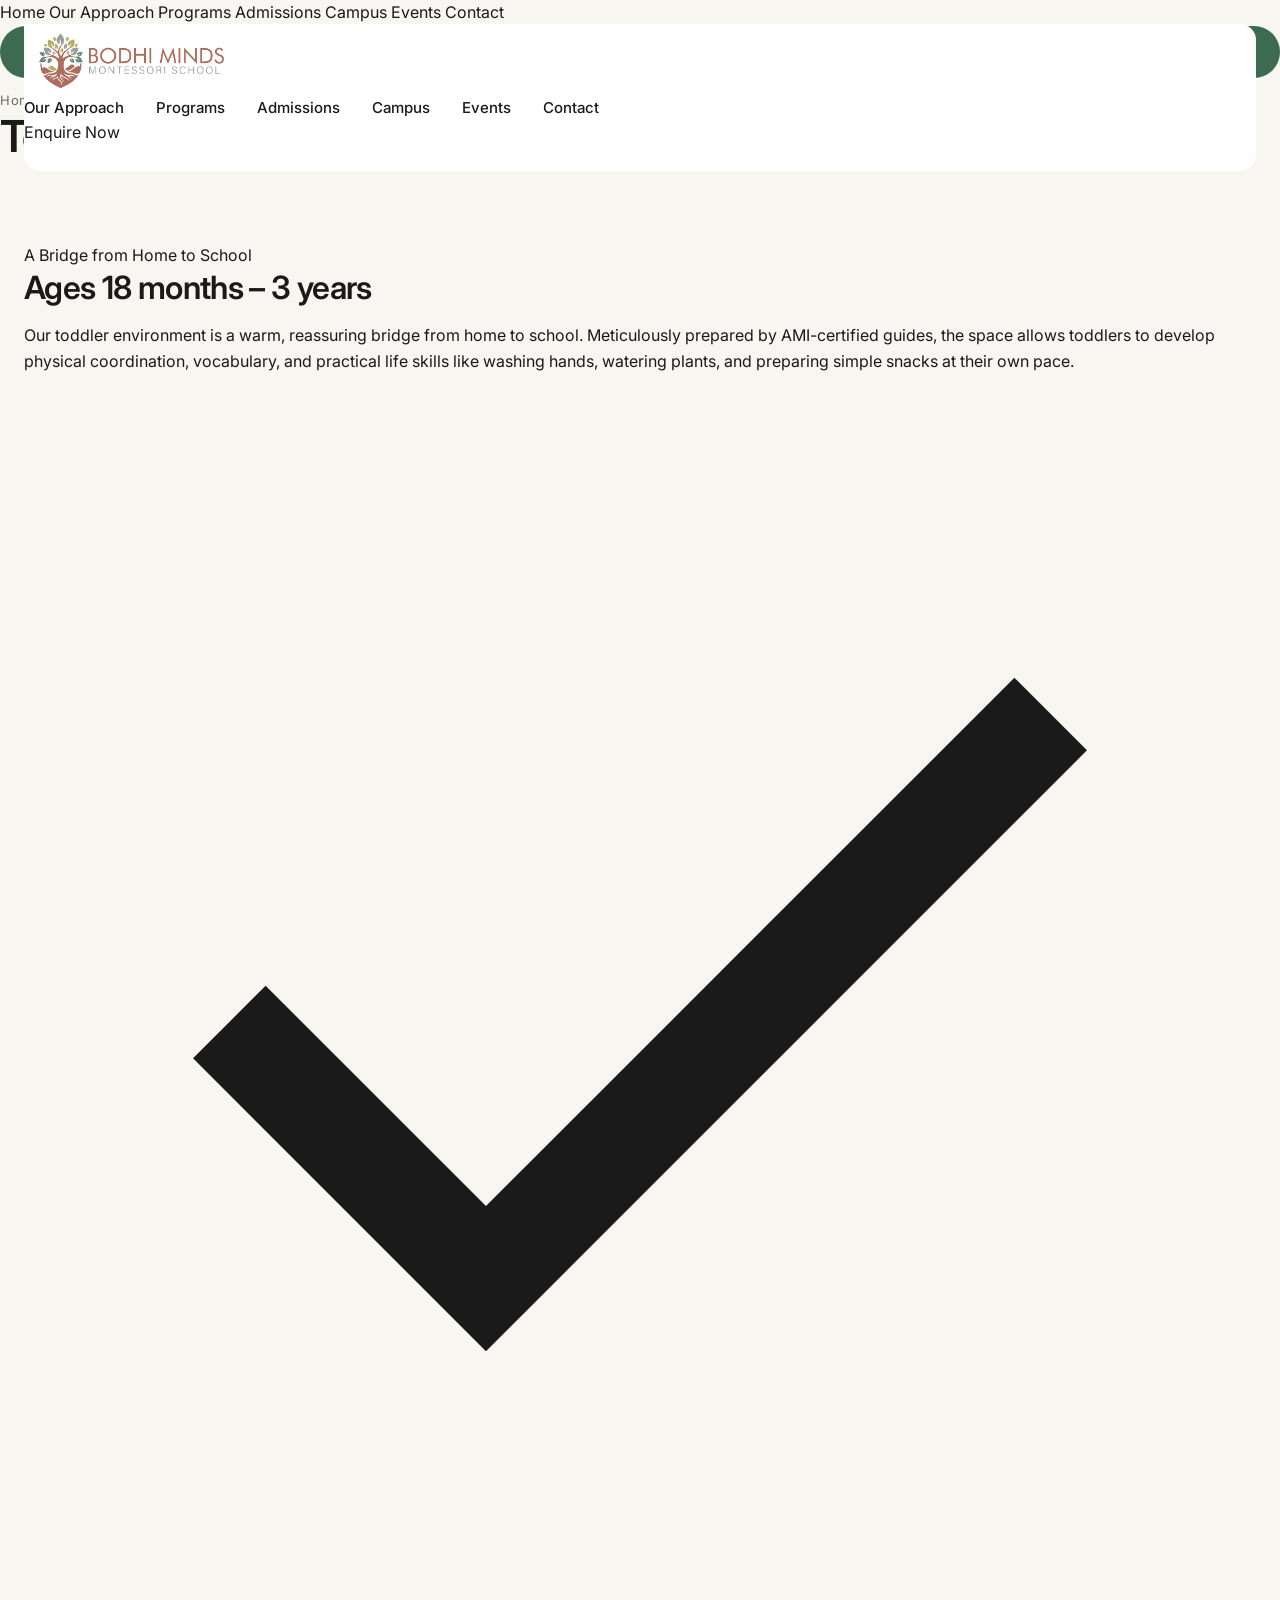
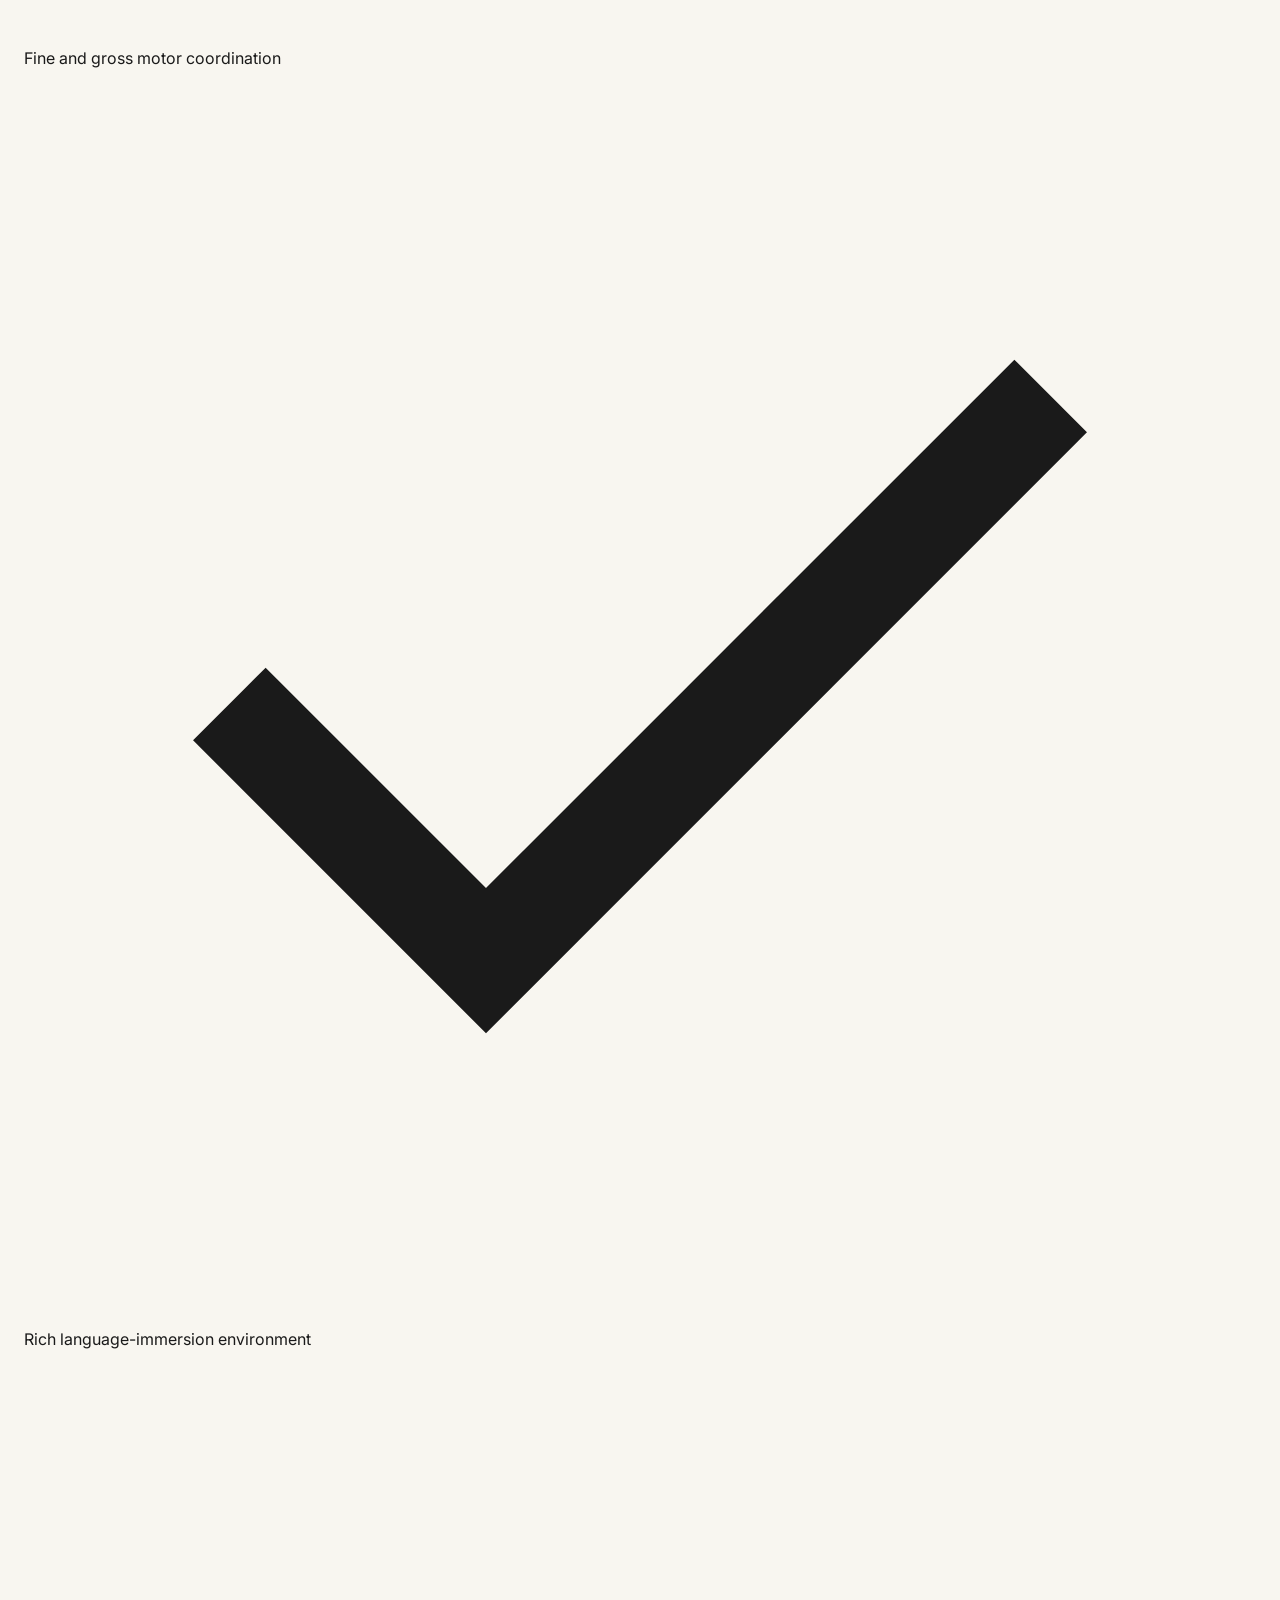
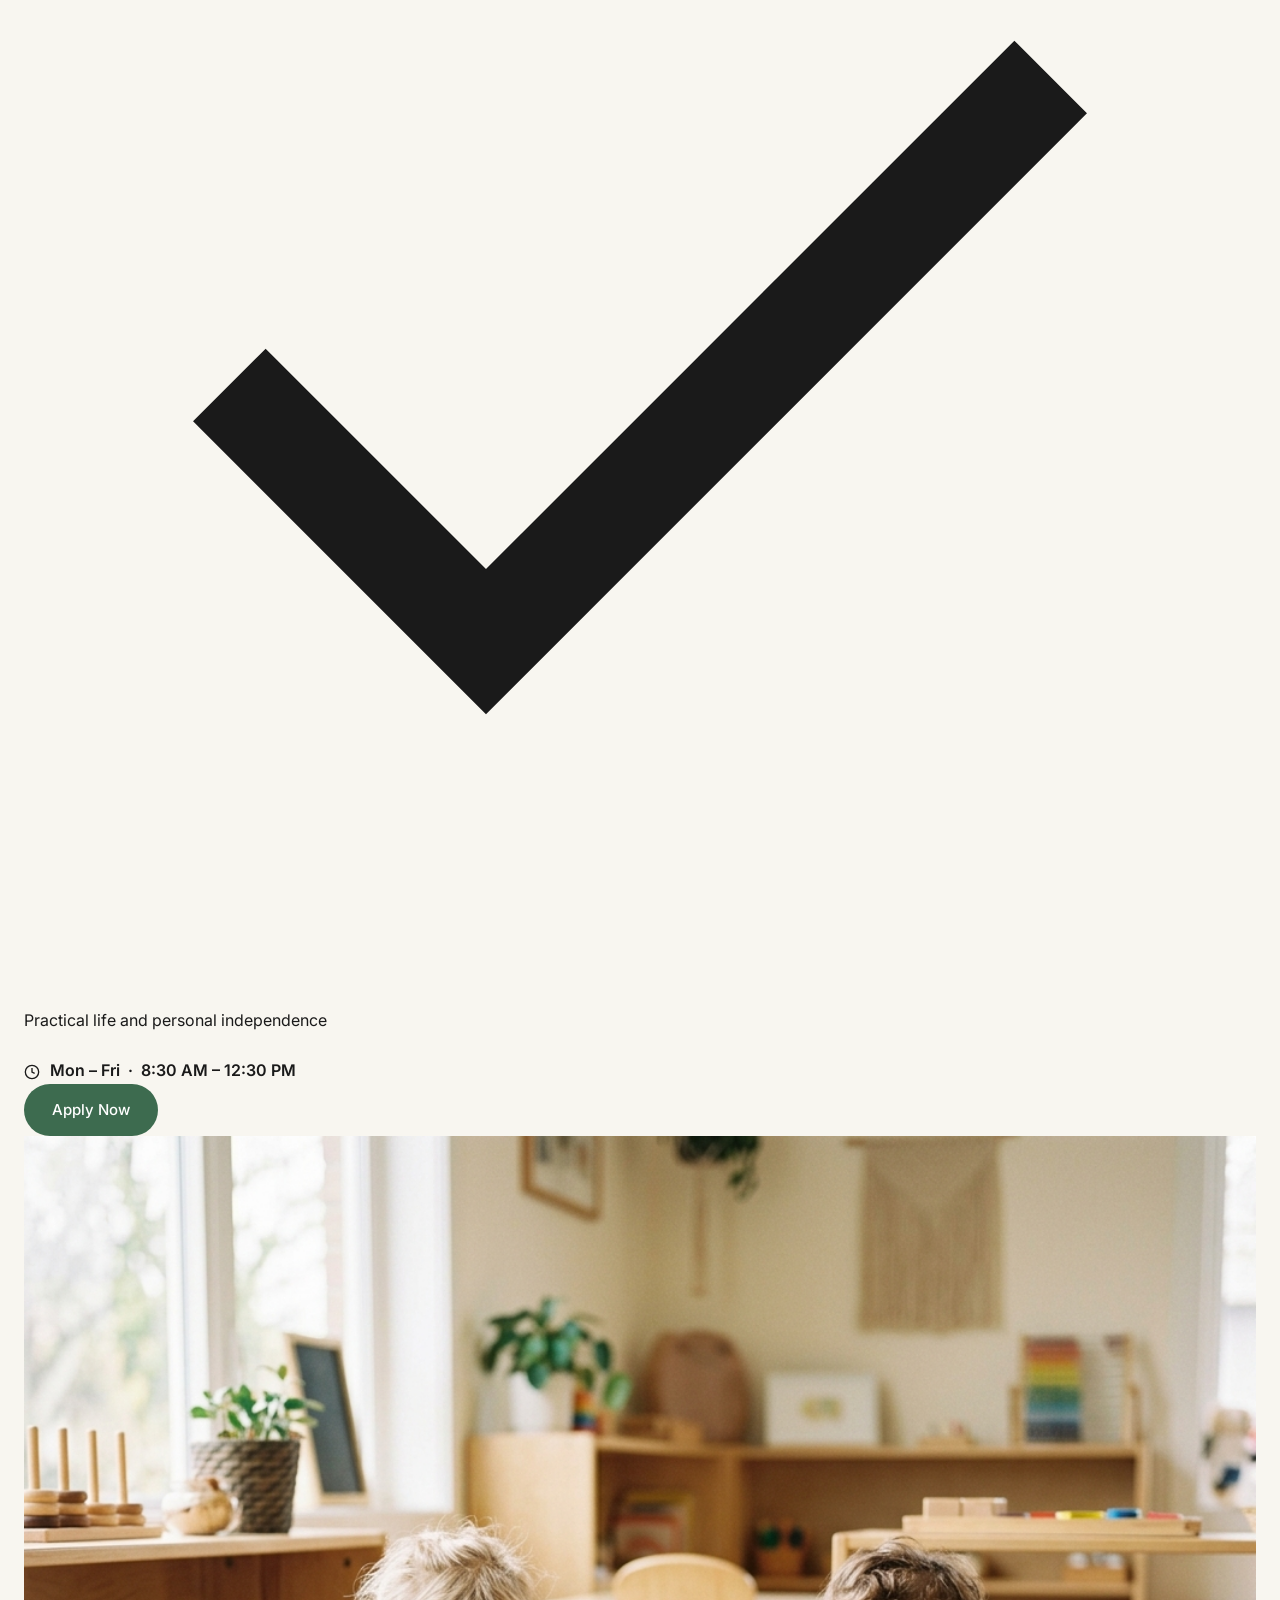
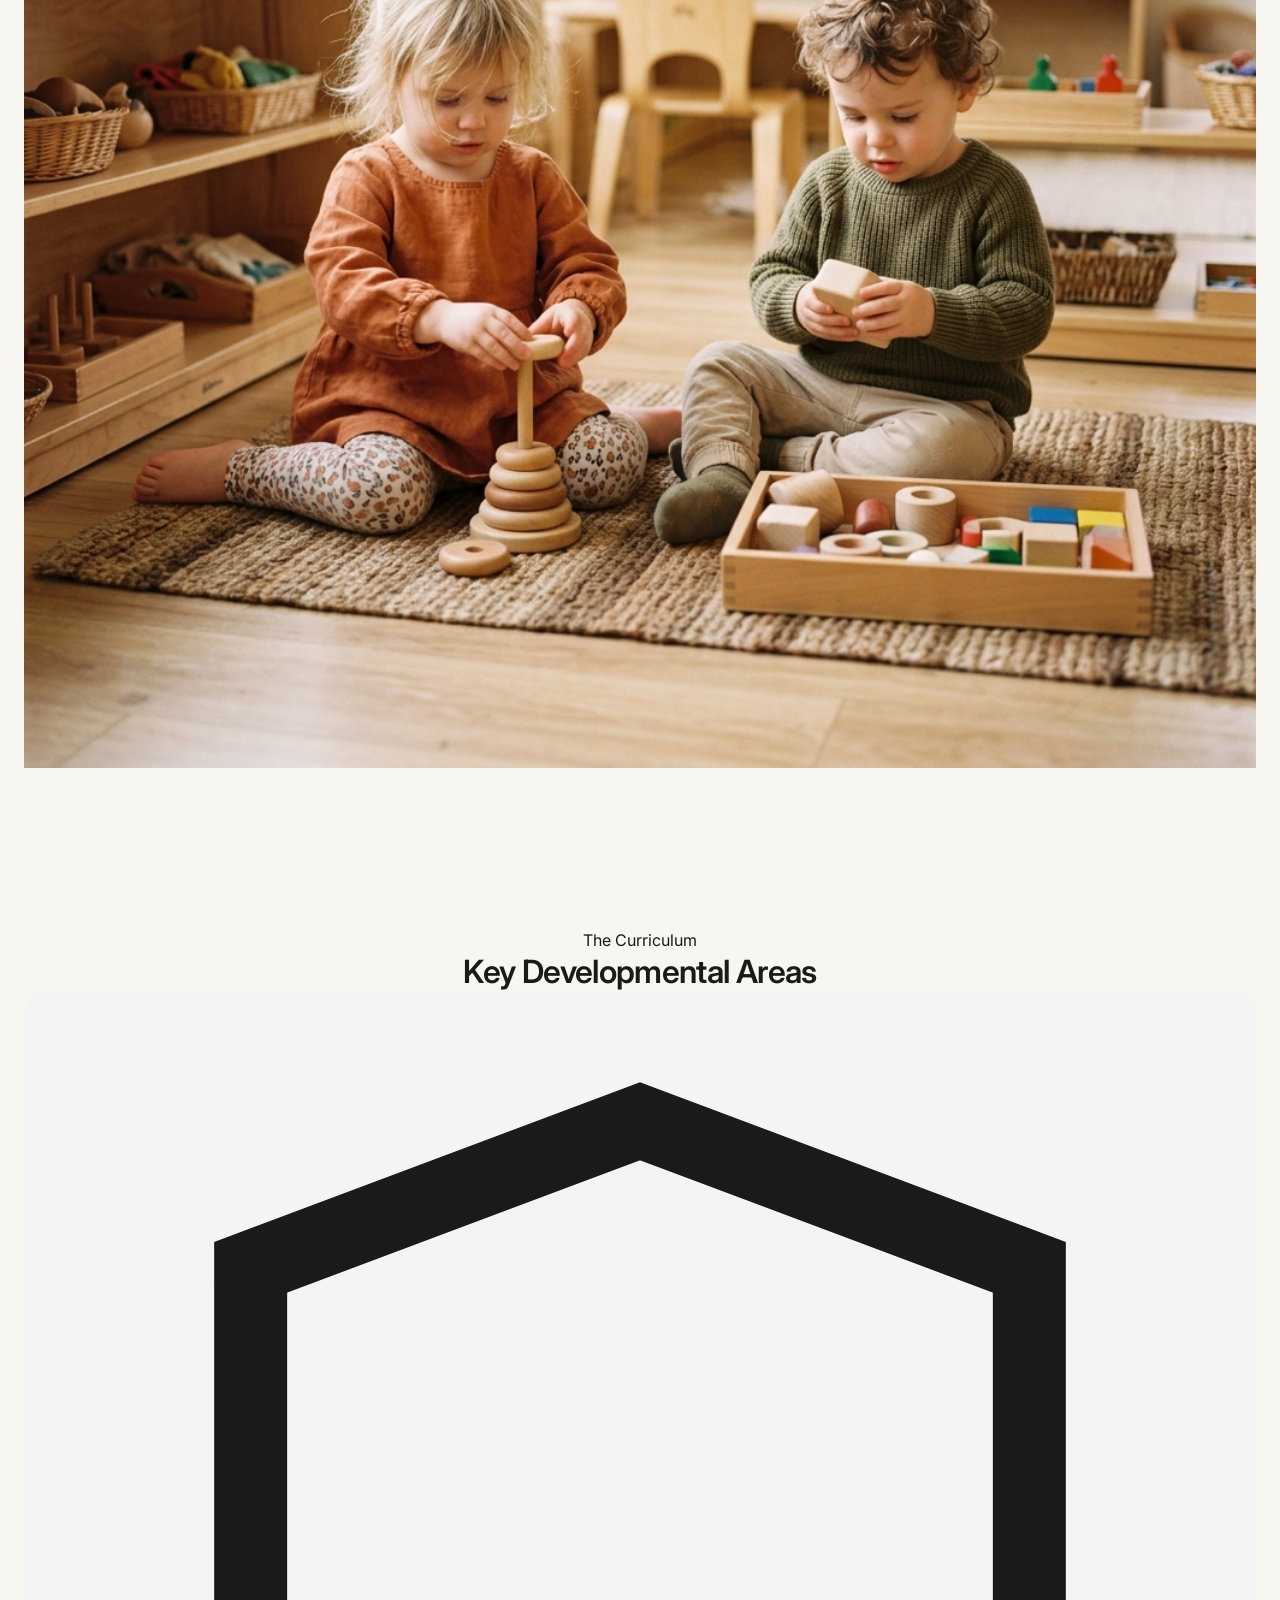
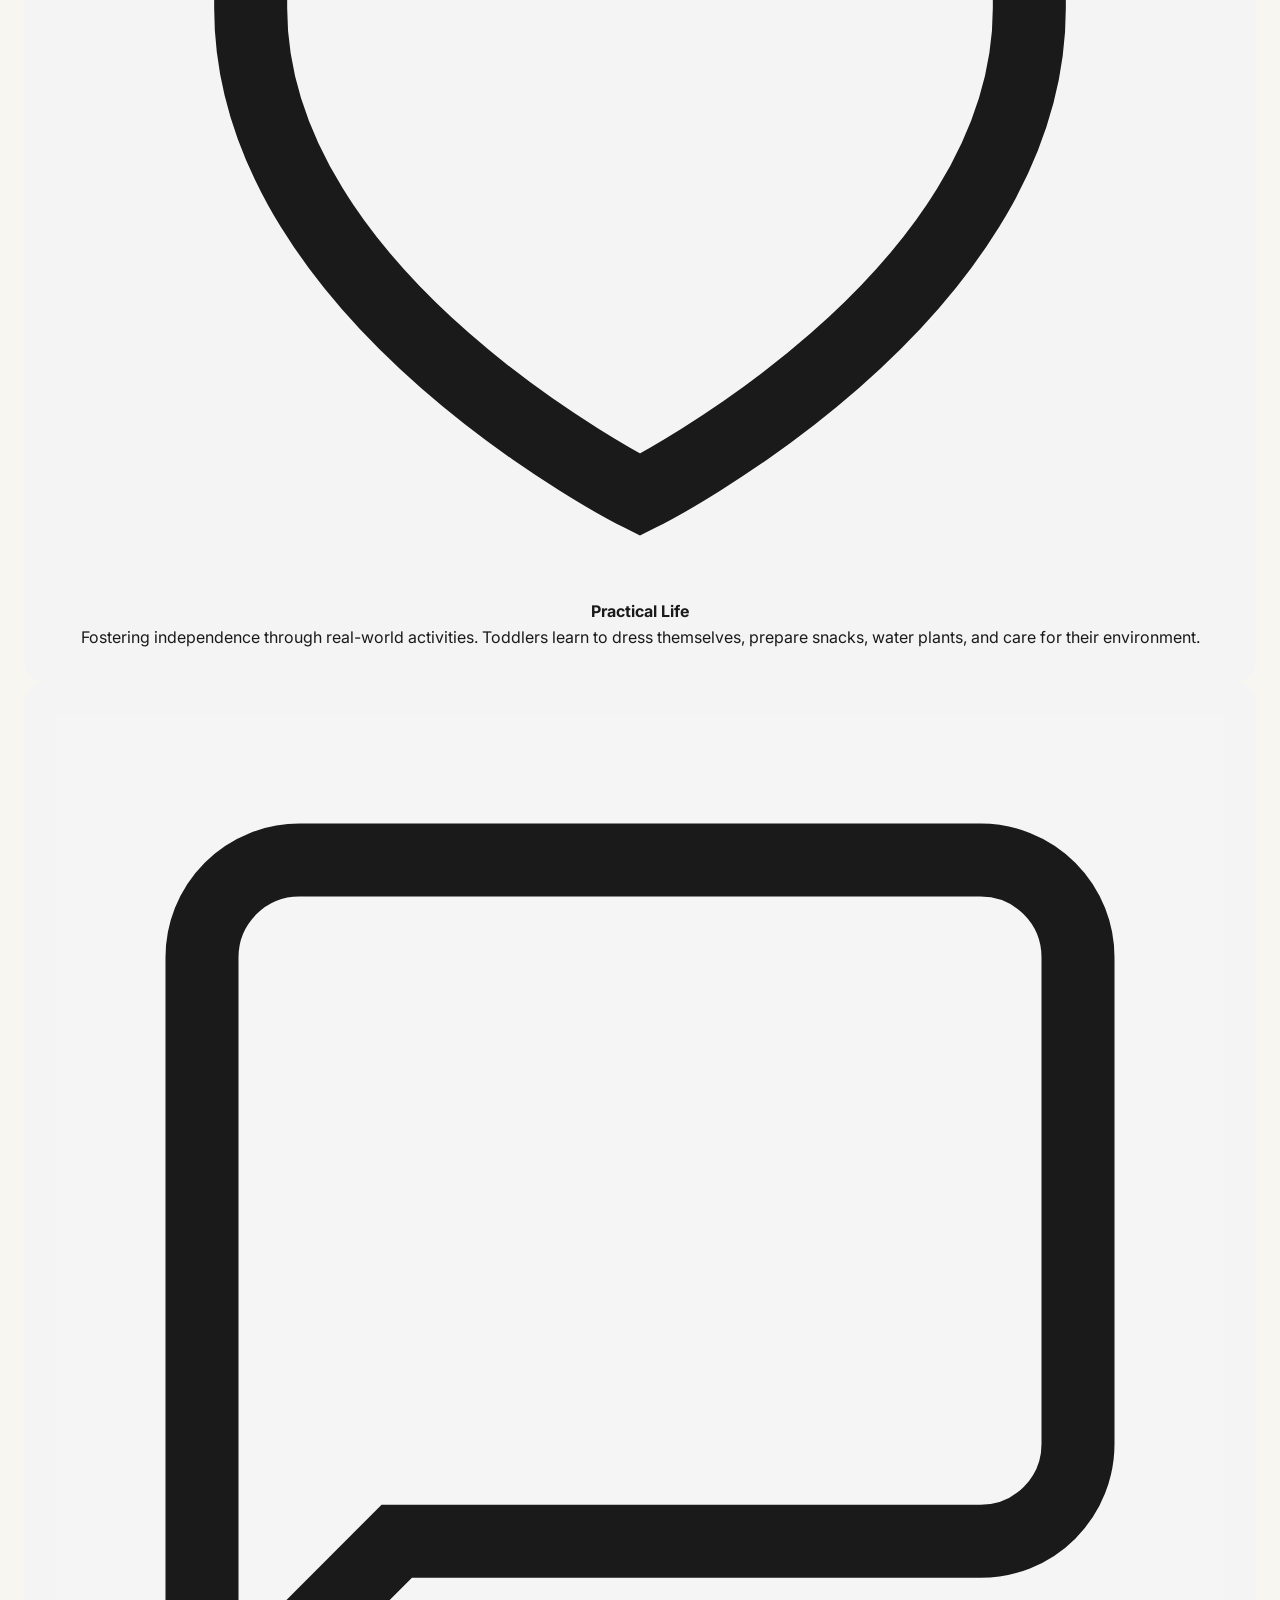
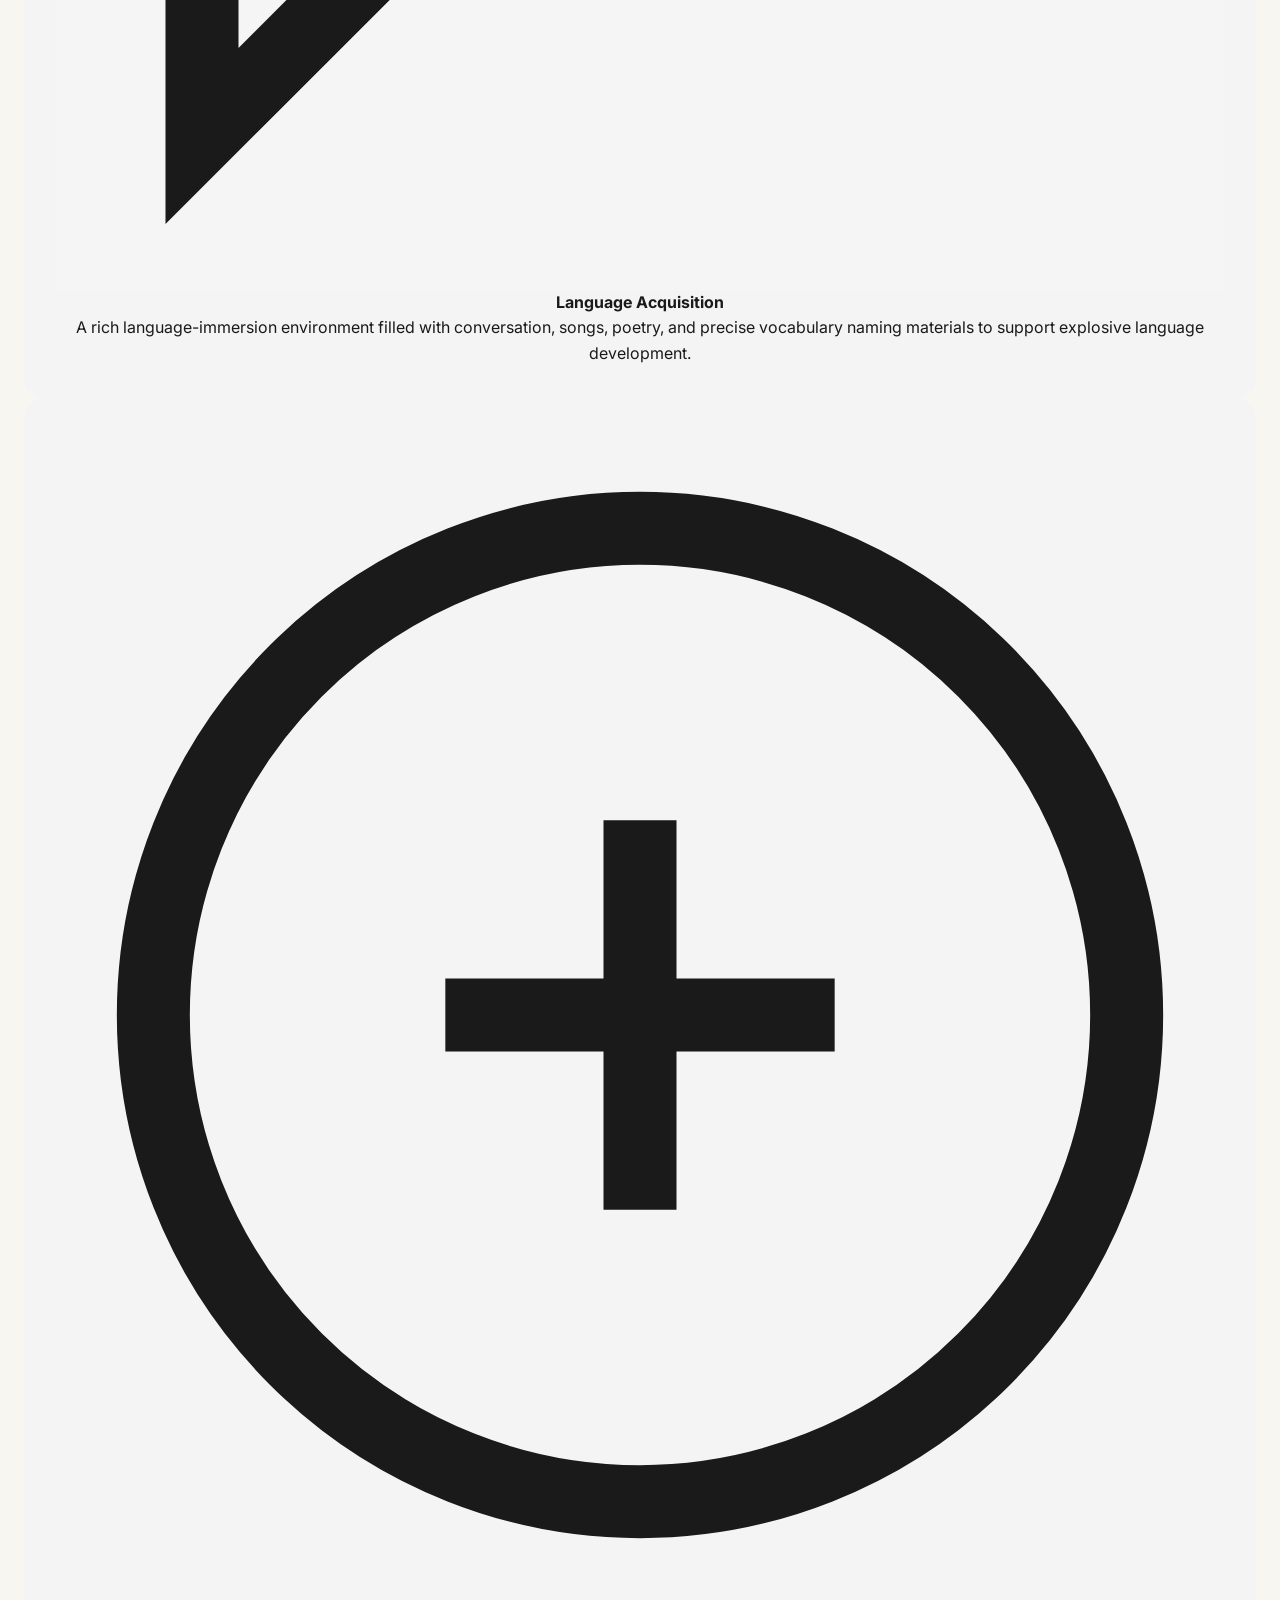
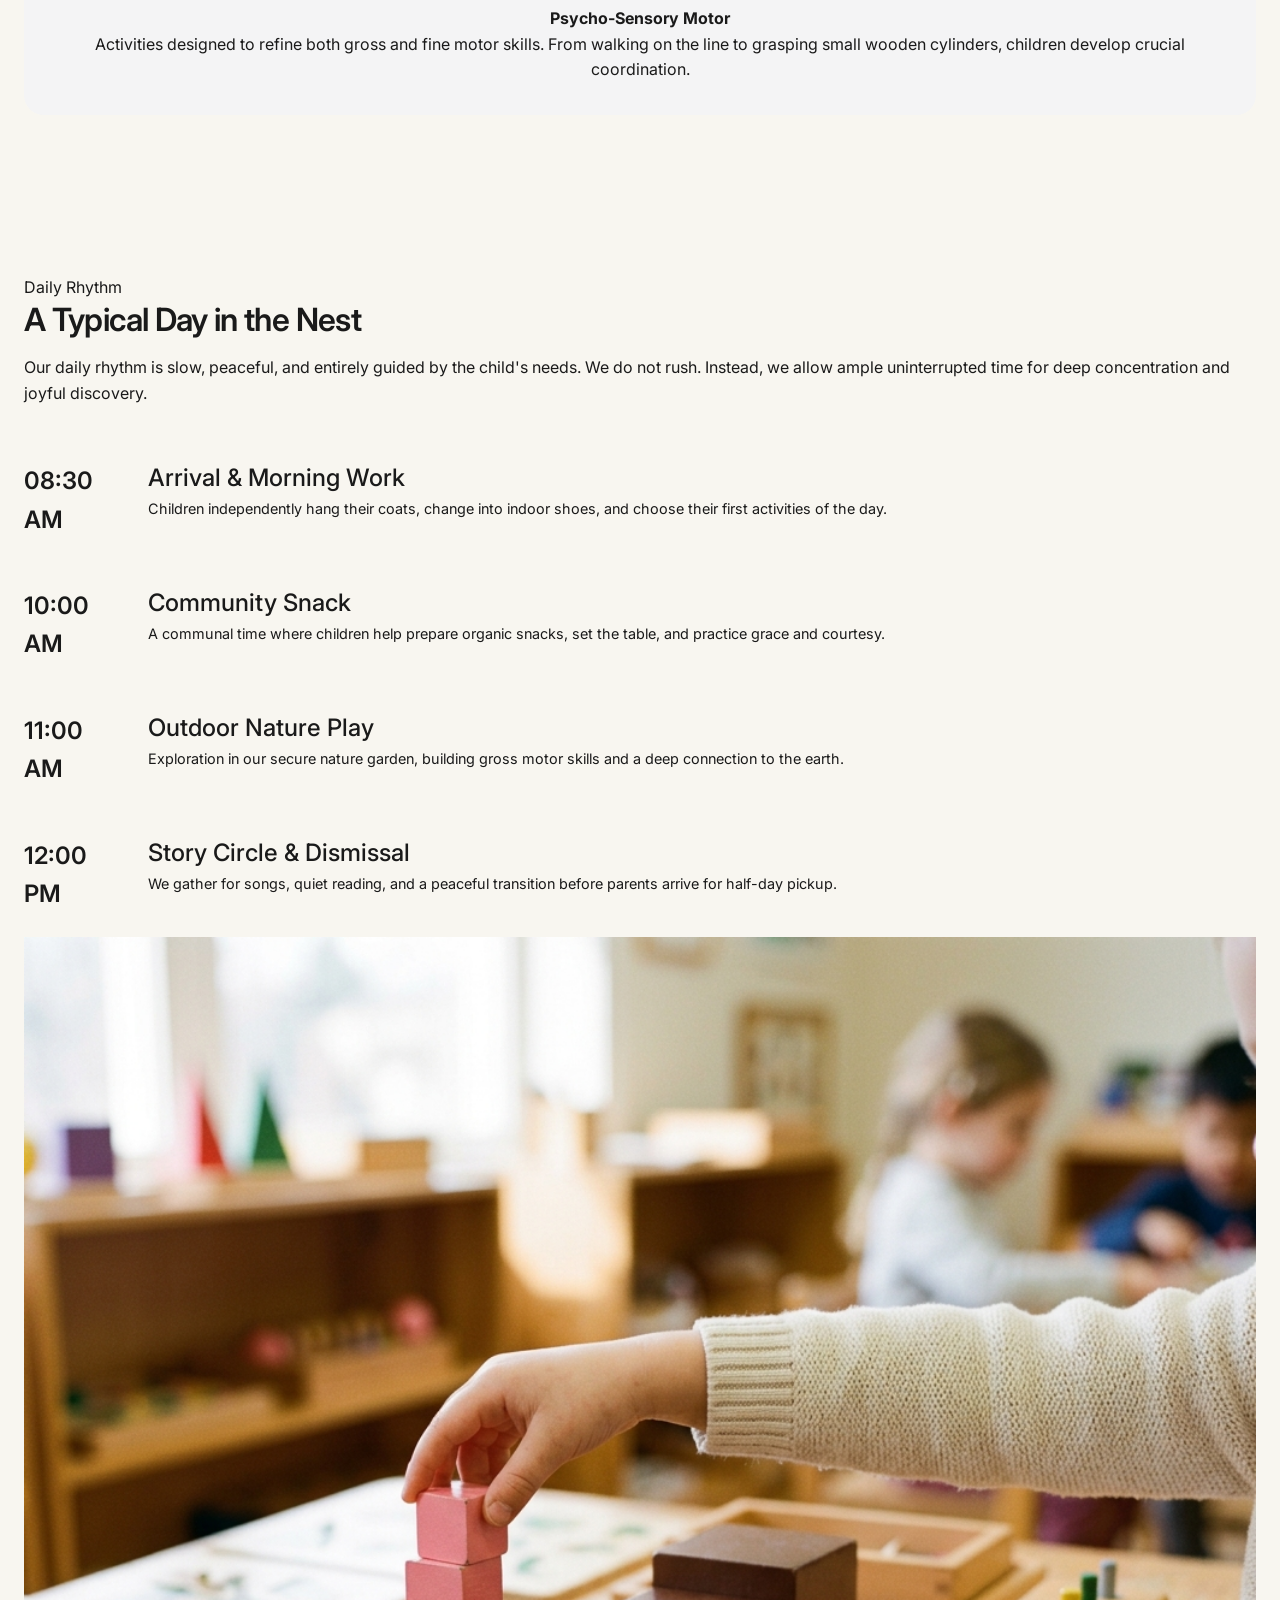
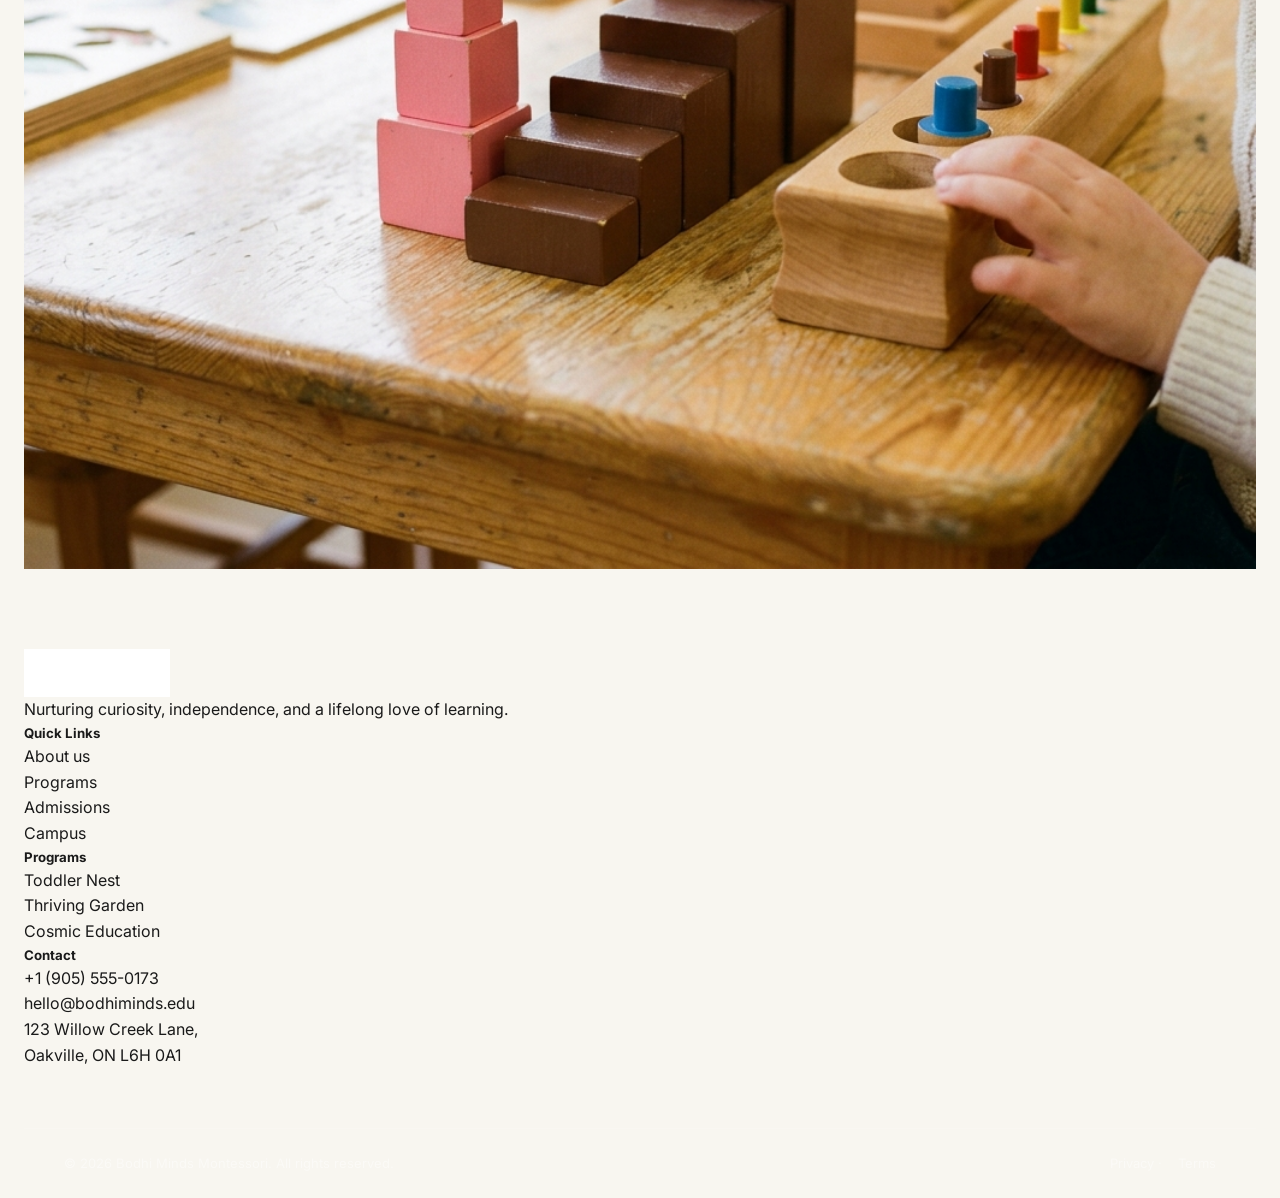
<file: toddler-nest.html>
<!DOCTYPE html>
<html lang="en">
<head>
  <meta charset="UTF-8">
  <meta name="viewport" content="width=device-width, initial-scale=1.0">
  <title>Toddler Nest — Bodhi Minds Montessori</title>
  <meta name="description" content="Explore Bodhi Minds Montessori Toddler Nest program for ages 18 months to 3 years.">
  <link rel="icon" type="image/png" href="images/Screenshot 2026-05-21 191802.png">
  
  <link rel="stylesheet" href="css/tokens.css">
  <link rel="stylesheet" href="css/style.css">
</head>
<body>

  <!-- STICKY NAVBAR -->
  <header class="site-nav" id="navbar">
    <a href="index.html" class="nav-logo">
      <img src="images/Screenshot 2026-05-21 191802.png" alt="Bodhi Minds Montessori Logo">
    </a>
    
    <nav class="nav-links">
      <a href="about.html">Our Approach</a>
      <a href="programs.html" class="active">Programs</a>
      <a href="admissions.html">Admissions</a>
      <a href="campus.html">Campus</a>
      <a href="events.html">Events</a>
      <a href="contact.html">Contact</a>
    </nav>
    
    <div class="nav-cta-wrap">
      <a href="contact.html" class="nav-cta">Enquire Now</a>
    </div>
    
    <button class="mobile-toggle" id="mobileToggle" aria-label="Toggle Menu">
      <span></span>
      <span></span>
      <span></span>
    </button>
  </header>

  <!-- MOBILE MENU -->
  <div class="mobile-menu" id="mobileMenu">
    <div class="mobile-menu-backdrop" id="mobileMenuBackdrop"></div>
    <div class="mobile-menu-panel">
      <a href="index.html">Home</a>
      <a href="about.html">Our Approach</a>
      <a href="programs.html">Programs</a>
      <a href="admissions.html">Admissions</a>
      <a href="campus.html">Campus</a>
      <a href="events.html">Events</a>
      <a href="contact.html">Contact</a>
      <a href="contact.html" class="btn btn-primary mt-32" style="width:100%; text-align:center;">Enquire Now</a>
    </div>
  </div>

  <main>
    <!-- PAGE HERO BANNER -->
    <section class="page-hero">
      <div class="page-hero-inner animate-on-scroll is-visible">
        <div class="breadcrumb">
          <a href="index.html">Home</a> <span class="sep">&gt;</span> <a href="programs.html" style="color: inherit; text-decoration: none;">Programs</a> <span class="sep">&gt;</span> <span>Toddler Nest</span>
        </div>
        <h1>Toddler <em>Nest</em></h1>
      </div>
    </section>

    <!-- PROGRAM DETAILS -->
    <section class="section">
      <div class="container">
        <div class="grid-2 align-center">
          <div class="animate-on-scroll">
            <span class="section-label">A Bridge from Home to School</span>
            <h2 class="mb-16">Ages 18 months – 3 years</h2>
            <p class="section-desc" style="margin-top: 0; margin-bottom: 2rem;">Our toddler environment is a warm, reassuring bridge from home to school. Meticulously prepared by AMI-certified guides, the space allows toddlers to develop physical coordination, vocabulary, and practical life skills like washing hands, watering plants, and preparing simple snacks at their own pace.</p>
            
            <div class="mb-24">
              <div class="feature-item mb-16">
                <div class="feature-icon-sm">
                  <svg viewBox="0 0 24 24" fill="none" stroke="currentColor" stroke-width="2"><polyline points="20 6 9 17 4 12"></polyline></svg>
                </div>
                <div class="feature-text">
                  <p>Fine and gross motor coordination</p>
                </div>
              </div>
              <div class="feature-item mb-16">
                <div class="feature-icon-sm">
                  <svg viewBox="0 0 24 24" fill="none" stroke="currentColor" stroke-width="2"><polyline points="20 6 9 17 4 12"></polyline></svg>
                </div>
                <div class="feature-text">
                  <p>Rich language-immersion environment</p>
                </div>
              </div>
              <div class="feature-item">
                <div class="feature-icon-sm">
                  <svg viewBox="0 0 24 24" fill="none" stroke="currentColor" stroke-width="2"><polyline points="20 6 9 17 4 12"></polyline></svg>
                </div>
                <div class="feature-text">
                  <p>Practical life and personal independence</p>
                </div>
              </div>
            </div>
            
            <div class="mb-32" style="font-weight: 600; color: var(--green);">
              <svg style="width:16px; height:16px; vertical-align:middle; margin-right:6px;" viewBox="0 0 24 24" fill="none" stroke="currentColor" stroke-width="2"><circle cx="12" cy="12" r="10"/><polyline points="12 6 12 12 16 14"/></svg>
              Mon – Fri &nbsp;·&nbsp; 8:30 AM – 12:30 PM
            </div>
            <a href="admissions.html" class="btn btn-primary">Apply Now</a>
          </div>
          <div class="animate-on-scroll" style="transition-delay: 0.2s;">
            <img src="images/program_toddler.png" alt="Toddler sorting colored pegs" style="border-radius: var(--r-xl); box-shadow: var(--sh-lg); width: 100%;">
          </div>
        </div>
      </div>
    </section>

    <!-- KEY LEARNING AREAS -->
    <section class="section section-alt">
      <div class="container text-center">
        <span class="section-label centered">The Curriculum</span>
        <h2 class="mb-32">Key Developmental Areas</h2>
        
        <div class="grid-3 animate-on-scroll">
          <div class="card">
            <div class="card-icon gold-bg">
              <svg viewBox="0 0 24 24" fill="none" stroke="currentColor" stroke-width="1.5"><path d="M12 22s8-4 8-10V5l-8-3-8 3v7c0 6 8 10 8 10z"/></svg>
            </div>
            <h4>Practical Life</h4>
            <p>Fostering independence through real-world activities. Toddlers learn to dress themselves, prepare snacks, water plants, and care for their environment.</p>
          </div>
          <div class="card card-dark">
            <div class="card-icon" style="background: rgba(255,255,255,0.1); color:var(--gold);">
              <svg viewBox="0 0 24 24" fill="none" stroke="currentColor" stroke-width="1.5"><path d="M21 15a2 2 0 0 1-2 2H7l-4 4V5a2 2 0 0 1 2-2h14a2 2 0 0 1 2 2z"/></svg>
            </div>
            <h4>Language Acquisition</h4>
            <p>A rich language-immersion environment filled with conversation, songs, poetry, and precise vocabulary naming materials to support explosive language development.</p>
          </div>
          <div class="card">
            <div class="card-icon green-bg">
              <svg viewBox="0 0 24 24" fill="none" stroke="currentColor" stroke-width="1.5"><circle cx="12" cy="12" r="10"/><path d="M8 12h8m-4-4v8"/></svg>
            </div>
            <h4>Psycho-Sensory Motor</h4>
            <p>Activities designed to refine both gross and fine motor skills. From walking on the line to grasping small wooden cylinders, children develop crucial coordination.</p>
          </div>
        </div>
      </div>
    </section>

    <!-- A TYPICAL DAY -->
    <section class="section">
      <div class="container">
        <div class="grid-2 align-center" style="direction: rtl;">
          <div class="animate-on-scroll" style="direction: ltr;">
            <span class="section-label">Daily Rhythm</span>
            <h2 class="mb-16">A Typical Day in the Nest</h2>
            <p class="section-desc" style="margin-top: 0; margin-bottom: 2rem;">Our daily rhythm is slow, peaceful, and entirely guided by the child's needs. We do not rush. Instead, we allow ample uninterrupted time for deep concentration and joyful discovery.</p>
            
            <div style="margin-top: 2rem;">
              <div style="display: flex; gap: 1.5rem; padding: 1.5rem 0; border-bottom: 1px solid var(--border);">
                <div style="font-family: var(--serif); font-size: 1.5rem; color: var(--gold); font-weight: 600; width: 100px; flex-shrink: 0;">08:30 AM</div>
                <div>
                  <h3 style="margin-bottom: 0.25rem;">Arrival & Morning Work</h3>
                  <p class="section-desc" style="margin-top: 0; font-size: 0.9rem;">Children independently hang their coats, change into indoor shoes, and choose their first activities of the day.</p>
                </div>
              </div>
              <div style="display: flex; gap: 1.5rem; padding: 1.5rem 0; border-bottom: 1px solid var(--border);">
                <div style="font-family: var(--serif); font-size: 1.5rem; color: var(--gold); font-weight: 600; width: 100px; flex-shrink: 0;">10:00 AM</div>
                <div>
                  <h3 style="margin-bottom: 0.25rem;">Community Snack</h3>
                  <p class="section-desc" style="margin-top: 0; font-size: 0.9rem;">A communal time where children help prepare organic snacks, set the table, and practice grace and courtesy.</p>
                </div>
              </div>
              <div style="display: flex; gap: 1.5rem; padding: 1.5rem 0; border-bottom: 1px solid var(--border);">
                <div style="font-family: var(--serif); font-size: 1.5rem; color: var(--gold); font-weight: 600; width: 100px; flex-shrink: 0;">11:00 AM</div>
                <div>
                  <h3 style="margin-bottom: 0.25rem;">Outdoor Nature Play</h3>
                  <p class="section-desc" style="margin-top: 0; font-size: 0.9rem;">Exploration in our secure nature garden, building gross motor skills and a deep connection to the earth.</p>
                </div>
              </div>
              <div style="display: flex; gap: 1.5rem; padding: 1.5rem 0;">
                <div style="font-family: var(--serif); font-size: 1.5rem; color: var(--gold); font-weight: 600; width: 100px; flex-shrink: 0;">12:00 PM</div>
                <div>
                  <h3 style="margin-bottom: 0.25rem;">Story Circle & Dismissal</h3>
                  <p class="section-desc" style="margin-top: 0; font-size: 0.9rem;">We gather for songs, quiet reading, and a peaceful transition before parents arrive for half-day pickup.</p>
                </div>
              </div>
            </div>
          </div>
          <div class="animate-on-scroll" style="direction: ltr; transition-delay: 0.2s;">
            <img src="images/about_overlap2.png" alt="A toddler pouring water" style="border-radius: var(--r-xl); box-shadow: var(--sh-lg); width: 100%;">
          </div>
        </div>
      </div>
    </section>
  </main>

  <!-- FOOTER -->
  <footer class="footer">
    <div class="container">
      <div class="grid-4">
        <div class="footer-brand">
          <img src="images/Screenshot 2026-05-21 191802.png" alt="Logo" style="height: 48px; filter: brightness(0) invert(1);">
          <p>Nurturing curiosity, independence, and a lifelong love of learning.</p>
        </div>
        <div>
          <h5>Quick Links</h5>
          <ul>
            <li><a href="about.html">About us</a></li>
            <li><a href="programs.html">Programs</a></li>
            <li><a href="admissions.html">Admissions</a></li>
            <li><a href="campus.html">Campus</a></li>
          </ul>
        </div>
        <div>
          <h5>Programs</h5>
          <ul>
            <li><a href="programs.html#toddler">Toddler Nest</a></li>
            <li><a href="programs.html#preschool">Thriving Garden</a></li>
            <li><a href="programs.html#kindergarten">Cosmic Education</a></li>
          </ul>
        </div>
        <div>
          <h5>Contact</h5>
          <ul>
            <li class="footer-contact-item">
              <a href="tel:+19055550173">+1 (905) 555-0173</a>
            </li>
            <li class="footer-contact-item">
              <a href="mailto:hello@bodhiminds.edu">hello@bodhiminds.edu</a>
            </li>
            <li class="footer-contact-item">
              <span>123 Willow Creek Lane,<br>Oakville, ON L6H 0A1</span>
            </li>
          </ul>
        </div>
      </div>
      <div class="footer-bottom">
        <span>© 2026 Bodhi Minds Montessori. All rights reserved.</span>
        <div>
          <a href="#">Privacy</a> · <a href="#">Terms</a>
        </div>
      </div>
    </div>
  </footer>

  <script>
    // JS for Navbar Scroll and Mobile Menu
    const navbar = document.getElementById('navbar');
    const mobileToggle = document.getElementById('mobileToggle');
    const mobileMenu = document.getElementById('mobileMenu');
    const mobileMenuBackdrop = document.getElementById('mobileMenuBackdrop');
    
    window.addEventListener('scroll', () => {
      if (window.scrollY > 50) {
        navbar.classList.add('scrolled');
      } else {
        navbar.classList.remove('scrolled');
      }
      
      // Reveal animations
      const reveals = document.querySelectorAll('.animate-on-scroll');
      reveals.forEach(reveal => {
        const windowHeight = window.innerHeight;
        const revealTop = reveal.getBoundingClientRect().top;
        const revealPoint = 50;
        
        if(revealTop < windowHeight - revealPoint) {
          reveal.classList.add('is-visible');
        }
      });
    });

    window.dispatchEvent(new Event('scroll'));
    
    // Mobile Menu
    function toggleMenu() {
      mobileToggle.classList.toggle('active');
      mobileMenu.classList.toggle('open');
      if(mobileMenu.classList.contains('open')) {
        document.body.style.overflow = 'hidden';
      } else {
        document.body.style.overflow = '';
      }
    }
    
    mobileToggle.addEventListener('click', toggleMenu);
    mobileMenuBackdrop.addEventListener('click', toggleMenu);
  </script>
</body>
</html>
</file>
<file: css/tokens.css>
/* ============================================================
   BODHI MINDS — DESIGN TOKENS (Modern Card-based)
   ============================================================ */

/* --- Google Fonts --- */
@import url('https://fonts.googleapis.com/css2?family=Inter:wght@300;400;500;600;700&display=swap');

/* --- Custom Properties --- */
:root {
  /* Brand Colors */
  --color-primary: #3D6B4F; /* Restored Forest Green */
  --color-primary-dark: #2A4A35;
  --color-terracotta: #B05A40;
  --color-footer: #1C2E22;
  --color-dark: #121f28;

  /* Backgrounds */
  --color-bg: #F8F6F0;
  --color-surface: #FFFFFF;
  --color-card-light: #F4F4F5;
  --color-badge-bg: #EEF3EA;

  /* Text */
  --color-text: #1a1a1a;
  --color-muted: #6B6B69;

  /* Borders */
  --color-border: #E8E8E8;
  --color-border-light: #F0EDE8;

  /* CTA */
  --color-cta: #6B9AC4;
  --color-gold: #D4A833;

  /* Typography */
  --font-heading: 'Inter', sans-serif;
  --font-body: 'Inter', sans-serif;

  /* Spacing */
  --section-pad: 80px;
  --section-pad-mobile: 48px;
  --gap: 32px;
  --gap-sm: 24px;
  --gap-xs: 16px;

  /* Radius */
  --radius-card: 20px;
  --radius-image: 20px;
  --radius-hero-image: 24px;
  --radius-pill: 999px;
  --radius-input: 12px;
  --radius-header: 16px;

  /* Nav */
  --nav-height: 80px;

  /* Shadows */
  --shadow-card: 0 4px 20px rgba(0,0,0,0.04);
  --shadow-card-hover: 0 8px 30px rgba(0,0,0,0.08);
  --shadow-nav: 0 2px 16px rgba(0,0,0,0.06);

  /* Transitions */
  --transition: all 0.2s ease;
  --transition-smooth: all 0.3s ease;
}

/* --- Reset --- */
*, *::before, *::after {
  margin: 0;
  padding: 0;
  box-sizing: border-box;
}

html {
  scroll-behavior: smooth;
  -webkit-font-smoothing: antialiased;
  -moz-osx-font-smoothing: grayscale;
}

body {
  font-family: var(--font-body);
  font-weight: 400;
  font-size: 16px;
  line-height: 1.6;
  color: var(--color-text);
  background-color: var(--color-bg);
  overflow-x: hidden;
}

img {
  display: block;
  max-width: 100%;
  height: auto;
}

a {
  text-decoration: none;
  color: inherit;
}

ul, ol { list-style: none; }

button, input, textarea, select {
  font-family: inherit;
  font-size: inherit;
  color: inherit;
  border: none;
  outline: none;
  background: none;
}

button { cursor: pointer; }

/* --- Typography --- */
.h1, h1 {
  font-family: var(--font-heading);
  font-weight: 600;
  font-size: 44px;
  line-height: 1.2;
  letter-spacing: -0.02em;
  color: var(--color-text);
}

.h2, h2 {
  font-family: var(--font-heading);
  font-weight: 600;
  font-size: 32px;
  line-height: 1.2;
  letter-spacing: -0.02em;
  color: var(--color-text);
}

.h3, h3 {
  font-family: var(--font-heading);
  font-weight: 500;
  font-size: 24px;
  line-height: 1.3;
}

.body-lg {
  font-size: 18px;
  line-height: 1.6;
  font-weight: 400;
}

.body-sm {
  font-size: 14px;
  line-height: 1.5;
  font-weight: 400;
}

/* Italic accent word - removed style as per modern design */
.italic-accent {
  font-style: normal;
  color: var(--color-primary);
}

/* Eyebrow label */
.eyebrow {
  display: inline-flex;
  align-items: center;
  padding: 4px 0;
  font-family: var(--font-body);
  font-size: 14px;
  font-weight: 500;
  letter-spacing: 0.05em;
  text-transform: none;
  color: var(--color-muted);
  margin-bottom: 12px;
}

/* --- Buttons --- */
.btn {
  display: inline-flex;
  align-items: center;
  justify-content: center;
  gap: 8px;
  border-radius: var(--radius-pill);
  font-family: var(--font-body);
  font-size: 15px;
  font-weight: 500;
  letter-spacing: 0;
  transition: var(--transition);
  white-space: nowrap;
  cursor: pointer;
}

.btn:hover {
  transform: translateY(-2px);
}

.btn-primary {
  background: var(--color-primary);
  color: #fff;
  padding: 14px 28px;
}

.btn-primary:hover {
  background: var(--color-primary-dark);
}

.btn-outline {
  background: transparent;
  border: 1px solid var(--color-border);
  color: var(--color-text);
  padding: 13px 26px;
}

.btn-outline:hover {
  border-color: var(--color-primary);
  color: var(--color-primary);
}

.btn-outline-white {
  background: transparent;
  border: 1px solid rgba(255,255,255,0.3);
  color: #fff;
  padding: 13px 26px;
}

.btn-outline-white:hover {
  background: rgba(255,255,255,0.1);
  border-color: #fff;
}

/* --- Container --- */
.container {
  width: 100%;
  max-width: 1280px;
  margin: 0 auto;
  padding: 0 24px;
}

.container-narrow {
  max-width: 960px;
}

/* --- Section --- */
.section {
  padding: var(--section-pad) 0;
}

.section-alt {
  background-color: var(--color-bg);
}

/* --- Cards --- */
.card {
  background: var(--color-card-light);
  border-radius: var(--radius-card);
  transition: var(--transition-smooth);
  padding: 32px;
}

.card-white {
  background: var(--color-surface);
}

/* --- Images --- */
.img-rounded {
  border-radius: var(--radius-image);
  overflow: hidden;
}

.img-hero {
  border-radius: var(--radius-hero-image);
  overflow: hidden;
}

.img-cover {
  width: 100%;
  height: 100%;
  object-fit: cover;
}

/* --- Scroll Animations --- */
.animate-on-scroll {
  opacity: 0;
  transform: translateY(16px);
  transition: opacity 0.6s cubic-bezier(0.16, 1, 0.3, 1), transform 0.6s cubic-bezier(0.16, 1, 0.3, 1);
}

.animate-on-scroll.is-visible {
  opacity: 1;
  transform: translateY(0);
}

/* --- Responsive --- */
@media (max-width: 1024px) {
  h1, .h1 { font-size: 48px; }
  h2, .h2 { font-size: 32px; }
}

@media (max-width: 768px) {
  .container {
    padding: 0 16px;
  }
  .section {
    padding: var(--section-pad-mobile) 0;
  }
  h1, .h1 { font-size: 36px; }
  h2, .h2 { font-size: 28px; }
  h3, .h3 { font-size: 20px; }
}

/* --- Utility Classes --- */
.text-muted { color: var(--color-muted); }
.text-primary { color: var(--color-primary); }
.text-center { text-align: center; }
.text-white { color: #fff; }
.mt-48 { margin-top: 48px; }
.mb-16 { margin-bottom: 16px; }
.mb-8 { margin-bottom: 8px; }
.mb-24 { margin-bottom: 24px; }
</file>
<file: css/style.css>
/* ============================================================
   BODHI MINDS — COMPONENT & PAGE STYLES
   ============================================================ */

/* === NAVIGATION === */
.site-nav {
  position: absolute;
  top: 24px;
  left: 24px;
  right: 24px;
  z-index: 1000;
  background: var(--color-surface);
  border-radius: var(--radius-header);
  transition: var(--transition-smooth);
}
.site-nav.scrolled {
  position: fixed;
  top: 16px;
  box-shadow: var(--shadow-nav);
}
.nav-inner {
  display: flex;
  align-items: center;
  justify-content: space-between;
  max-width: 1280px;
  margin: 0 auto;
  padding: 0 40px;
  height: var(--nav-height);
}
.nav-logo {
  display: flex;
  align-items: center;
}
.nav-logo img {
  height: 56px;
  width: auto;
  object-fit: contain;
}
@media (min-width: 1025px) {
  .nav-logo img {
    height: 72px;
  }
}
.nav-links {
  display: flex;
  align-items: center;
  gap: 32px;
}
.nav-links a {
  font-family: var(--font-body);
  font-size: 15px;
  font-weight: 500;
  color: var(--color-text);
  transition: var(--transition);
  position: relative;
}
.nav-links a::after {
  content: '';
  position: absolute;
  bottom: -4px;
  left: 0;
  width: 0;
  height: 2px;
  background-color: var(--color-primary);
  transition: var(--transition);
}
.nav-links a:hover::after {
  width: 100%;
}
.nav-links a:hover {
  color: var(--color-primary);
}
.nav-cta {
  display: flex;
  align-items: center;
  gap: 12px;
}
.nav-hamburger {
  display: none;
  flex-direction: column;
  gap: 6px;
  cursor: pointer;
  z-index: 1001;
}
.nav-hamburger span {
  display: block;
  width: 24px;
  height: 2px;
  background: var(--color-text);
  transition: var(--transition-smooth);
}

/* Mobile Overlay Backdrop */
.mobile-overlay {
  position: fixed;
  inset: 0;
  background: rgba(0, 0, 0, 0.4);
  backdrop-filter: blur(4px);
  z-index: 1004;
  opacity: 0;
  pointer-events: none;
  transition: opacity 0.3s ease;
}
.mobile-overlay.open {
  opacity: 1;
  pointer-events: auto;
}

/* Mobile Drawer (Slide-in from Right) */
.mobile-drawer {
  position: fixed;
  top: 0;
  right: -100%;
  width: 320px;
  max-width: 85vw;
  height: 100vh;
  height: 100dvh;
  overflow-y: auto;
  background: var(--color-surface);
  z-index: 1005;
  display: flex;
  flex-direction: column;
  padding: 40px var(--gap-xs);
  box-shadow: -8px 0 32px rgba(0,0,0,0.15);
  transition: right 0.4s cubic-bezier(0.16, 1, 0.3, 1);
}
.mobile-drawer.open {
  right: 0;
}
.mobile-drawer-header {
  display: flex;
  width: 100%;
  justify-content: space-between;
  align-items: center;
  margin-bottom: 32px;
  border-bottom: 1px solid var(--color-border-light);
  padding-bottom: 16px;
}
.mobile-drawer-logo img {
  height: 48px;
  width: auto;
}
.mobile-drawer-close {
  font-size: 32px;
  cursor: pointer;
  color: var(--color-muted);
  line-height: 1;
  transition: var(--transition);
}
.mobile-drawer-close:hover {
  color: var(--color-terracotta);
}
.mobile-drawer-links {
  display: flex;
  flex-direction: column;
  gap: 16px;
  width: 100%;
}
.mobile-drawer-links a {
  font-family: var(--font-heading);
  font-size: 22px;
  font-weight: 500;
  color: var(--color-text);
  padding: 8px 0;
  transition: var(--transition-smooth);
  border-bottom: 1px solid transparent;
}
.mobile-drawer-links a:hover {
  color: var(--color-terracotta);
  padding-left: 8px;
}

@media(max-width:768px){
  .nav-links, .nav-cta { display: none !important; }
  .nav-hamburger { display: flex; }
  .nav-inner { padding: 0 20px; }
}

/* === PAGE HERO BANNER === */
.page-intro {
  --hero-bg: url('../images/kid-learning-garden.jpg');
  background: linear-gradient(rgba(250, 248, 245, 0.75), rgba(250, 248, 245, 0.75)), var(--hero-bg) center/cover no-repeat;
  padding: 80px 0;
  text-align: center;
  margin-top: var(--nav-height);
  position: relative;
}
.breadcrumb {
  font-size: 13px;
  color: var(--color-muted);
  margin-top: 12px;
  letter-spacing: 0.05em;
}
.breadcrumb a {
  color: var(--color-muted);
  transition: var(--transition);
}
.breadcrumb a:hover {
  color: var(--color-forest);
}

/* === FOOTER === */
.site-footer {
  background: var(--color-footer);
  color: rgba(255, 255, 255, 0.7);
  padding: 80px 0 0;
}
.footer-grid {
  display: grid;
  grid-template-columns: 1.5fr 1fr 1fr 1fr;
  gap: var(--gap);
  max-width: 1280px;
  margin: 0 auto;
  padding: 0 40px;
}
.footer-logo {
  display: inline-block;
  margin-bottom: 16px;
}
.footer-logo img {
  height: 48px;
  width: auto;
  object-fit: contain;
}
.footer-tagline {
  font-size: 15px;
  line-height: 1.6;
  margin-bottom: 24px;
}
.footer-col h4 {
  font-family: var(--font-body);
  font-size: 11px;
  font-weight: 600;
  letter-spacing: 0.12em;
  text-transform: uppercase;
  color: #fff;
  margin-bottom: 24px;
}
.footer-col a {
  display: block;
  font-size: 14px;
  margin-bottom: 12px;
  color: rgba(255,255,255,0.65);
  transition: var(--transition);
}
.footer-col a:hover {
  color: #fff;
}
.footer-socials {
  display: flex;
  gap: 12px;
}
.footer-socials a {
  width: 36px;
  height: 36px;
  border-radius: 50%;
  border: 1px solid rgba(255,255,255,0.2);
  display: flex;
  align-items: center;
  justify-content: center;
  transition: var(--transition);
}
.footer-socials a:hover {
  border-color: #fff;
  color: #fff;
  transform: translateY(-2px);
}
.footer-socials svg {
  width: 16px;
  height: 16px;
  fill: currentColor;
}
.footer-bottom {
  border-top: 1px solid rgba(255,255,255,0.1);
  margin-top: 60px;
  padding: 24px 40px;
  max-width: 1280px;
  margin-left: auto;
  margin-right: auto;
  display: flex;
  justify-content: space-between;
  font-size: 13px;
  color: rgba(255,255,255,0.45);
}
.footer-bottom a {
  color: rgba(255,255,255,0.45);
  margin-left: 12px;
  transition: var(--transition);
}
.footer-bottom a:hover {
  color: #fff;
}

@media(max-width:768px){
  .footer-grid { grid-template-columns: 1fr; gap: 40px; padding: 0 20px; }
  .footer-bottom { flex-direction: column; gap: 12px; text-align: center; padding: 24px 20px; }
}

/* === HOMEPAGE HERO === */
.hero {
  min-height: 90vh;
  display: flex;
  align-items: center;
  position: relative;
  background: linear-gradient(rgba(250, 248, 245, 0.85), rgba(250, 248, 245, 0.85)), url('../images/kid-learning-garden.jpg') center/cover no-repeat;
  padding-top: var(--nav-height);
  overflow: hidden;
}
.hero-svg-bg {
  position: absolute;
  top: 0;
  right: 0;
  width: 45%;
  height: auto;
  opacity: 0.08;
  color: var(--color-olive);
  pointer-events: none;
  z-index: 0;
}
.hero-inner {
  display: grid;
  grid-template-columns: 1.2fr 0.8fr;
  gap: var(--gap);
  align-items: center;
  max-width: 1280px;
  margin: 0 auto;
  padding: 40px;
  position: relative;
  z-index: 1;
}
.hero-text {
  padding-right: 20px;
}
.hero-text h1 {
  margin-bottom: 20px;
}
.hero-desc {
  font-size: 18px;
  color: var(--color-muted);
  margin-bottom: 36px;
  max-width: 520px;
}
.hero-buttons {
  display: flex;
  gap: 16px;
  flex-wrap: wrap;
}
.hero-image-wrapper {
  position: relative;
}
.hero-image-wrapper img {
  border-radius: var(--radius-hero-image);
  box-shadow: var(--shadow-card);
  width: 100%;
}
.hero-stat-card {
  position: absolute;
  bottom: 24px;
  left: -40px;
  background: #fff;
  padding: 16px 24px;
  border-radius: var(--radius-card);
  box-shadow: 0 8px 32px rgba(0,0,0,0.08);
  font-family: var(--font-body);
  font-size: 14px;
  font-weight: 500;
  color: var(--color-text);
  border-left: 4px solid var(--color-forest);
  z-index: 2;
}

/* Trust Bar */
.trust-bar {
  background: var(--color-surface);
  border-top: 1px solid var(--color-border);
  border-bottom: 1px solid var(--color-border);
  padding: 40px 0;
}
.trust-inner {
  display: flex;
  justify-content: space-between;
  max-width: 1280px;
  margin: 0 auto;
  padding: 0 40px;
}
.trust-item {
  text-align: center;
  flex: 1;
  position: relative;
}
.trust-item:not(:last-child)::after {
  content: '';
  position: absolute;
  right: 0;
  top: 15%;
  height: 70%;
  width: 1px;
  background: var(--color-border);
}
.trust-number {
  font-family: var(--font-heading);
  font-size: 36px;
  font-weight: 600;
  color: var(--color-forest);
  line-height: 1.1;
  margin-bottom: 8px;
}
.trust-label {
  font-size: 14px;
  color: var(--color-muted);
}

@media(max-width:992px) {
  .hero-inner { grid-template-columns: 1fr; text-align: center; }
  .hero-desc { margin-left: auto; margin-right: auto; }
  .hero-buttons { justify-content: center; }
  .hero-stat-card { left: 50%; transform: translateX(-50%); bottom: -20px; width: max-content; }
  .hero-image-wrapper { max-width: 480px; margin: 40px auto 0; }
  .trust-inner { flex-direction: row; gap: 8px; justify-content: space-between; align-items: flex-start; }
  .trust-item { padding: 0 4px; }
  .trust-number { font-size: 20px; margin-bottom: 4px; }
  .trust-label { font-size: 10px; line-height: 1.2; }
  .trust-item:not(:last-child)::after { display: none; }
}

/* === ABOUT SECTION === */
.about-split {
  display: grid;
  grid-template-columns: 1fr 1.1fr;
  gap: var(--gap);
  align-items: center;
}
.about-split-custom {
  display: grid;
  grid-template-columns: 1.1fr 1fr;
  gap: var(--gap);
  align-items: center;
}
.about-image {
  border-radius: 20px;
  overflow: hidden;
  box-shadow: var(--shadow-card);
}
.about-text .eyebrow {
  margin-bottom: 20px;
}
.about-text h2 {
  margin-bottom: 20px;
}
.about-text p {
  margin-bottom: 24px;
  color: var(--color-muted);
}
.bullets-list {
  margin-bottom: 28px;
}
.cta-text-link {
  font-weight: 600;
  color: var(--color-forest);
  display: inline-flex;
  align-items: center;
  gap: 8px;
  transition: var(--transition);
}
.cta-text-link:hover {
  gap: 12px;
}

@media(max-width:768px) {
  .about-split, .about-split-custom { grid-template-columns: 1fr; }
  .about-image { order: 2; }
}

/* === PROGRAMS / LEARNING LEVELS === */
.programs-tabs {
  display: grid;
  grid-template-columns: repeat(3, 1fr);
  gap: 32px;
  margin-top: 48px;
}
.program-card {
  padding: 40px var(--gap-xs);
  border: 1px solid var(--color-border);
  border-radius: 16px;
  background: var(--color-surface);
  transition: var(--transition-smooth);
  display: flex;
  flex-direction: column;
  align-items: center;
  text-align: center;
}
.program-card .icon-wrapper {
  width: 56px;
  height: 56px;
  border-radius: 50%;
  background: var(--color-badge-bg);
  color: var(--color-forest);
  display: flex;
  align-items: center;
  justify-content: center;
  margin-bottom: 24px;
}
.program-card .icon-wrapper svg {
  width: 28px;
  height: 28px;
}
.program-card h3 {
  margin-bottom: 8px;
}
.program-card .age-range {
  font-size: 13px;
  text-transform: uppercase;
  letter-spacing: 0.05em;
  color: var(--color-muted);
  margin-bottom: 16px;
  font-weight: 500;
}
.program-card p {
  font-size: 15px;
  line-height: 1.6;
  color: var(--color-muted);
  margin-bottom: 28px;
  flex-grow: 1;
}

/* Active Card Style */
.program-card.active {
  background: var(--color-primary);
  color: #fff;
  border-color: var(--color-primary);
  box-shadow: var(--shadow-card-hover);
}
.program-card.active .icon-wrapper {
  background: rgba(255,255,255,0.15);
  color: #fff;
}
.program-card.active .age-range,
.program-card.active p {
  color: rgba(255,255,255,0.85);
}

@media(max-width:992px) {
  .programs-tabs { grid-template-columns: 1fr; }
}

/* === WHY CHOOSE US / DIFFERENCE === */
.why-split {
  display: grid;
  grid-template-columns: 1fr 1.2fr;
  gap: var(--gap);
  align-items: start;
}
.why-images {
  position: relative;
  height: 520px;
}
.why-img-1 {
  width: 75%;
  height: 380px;
  border-radius: 20px;
  overflow: hidden;
  box-shadow: var(--shadow-card);
  position: absolute;
  top: 0;
  left: 0;
  z-index: 1;
}
.why-img-2 {
  width: 65%;
  height: 300px;
  border-radius: 20px;
  overflow: hidden;
  box-shadow: var(--shadow-card);
  position: absolute;
  bottom: 0;
  right: 0;
  z-index: 2;
  border: 8px solid var(--color-bg);
}
.features-grid {
  display: grid;
  grid-template-columns: 1fr 1fr;
  gap: 32px 24px;
}
.feature-tile {
  display: flex;
  flex-direction: column;
}
.feature-icon {
  width: 44px;
  height: 44px;
  border-radius: 50%;
  border: 1px solid var(--color-forest);
  color: var(--color-forest);
  display: flex;
  align-items: center;
  justify-content: center;
  margin-bottom: 16px;
}
.feature-icon svg {
  width: 22px;
  height: 22px;
}
.feature-tile h4 {
  font-family: var(--font-heading);
  font-size: 18px;
  font-weight: 500;
  margin-bottom: 8px;
}
.feature-tile p {
  font-size: 14px;
  line-height: 1.5;
  color: var(--color-muted);
}

@media(max-width:992px) {
  .why-split { grid-template-columns: 1fr; }
  .why-images { height: 420px; }
  .why-img-1 { height: 300px; }
  .why-img-2 { height: 240px; }
  .features-grid { grid-template-columns: 1fr; }
}

/* === CAMPUS GALLERY === */
.bento-grid {
  display: grid;
  grid-template-columns: 1.2fr 0.9fr 0.9fr;
  grid-template-rows: 240px 240px;
  gap: 20px;
  margin-top: 48px;
}
.bento-item {
  position: relative;
  overflow: hidden;
  border-radius: 16px;
  cursor: pointer;
}
.bento-item img {
  width: 100%;
  height: 100%;
  object-fit: cover;
  transition: transform 0.4s cubic-bezier(0.25, 0.46, 0.45, 0.94);
}
.bento-item:hover img {
  transform: scale(1.03);
}
.bento-item::after {
  content: '';
  position: absolute;
  inset: 0;
  background: rgba(0,0,0,0.15);
  opacity: 0;
  transition: var(--transition);
}
.bento-item:hover::after {
  opacity: 1;
}
.bento-large {
  grid-column: 1 / 2;
  grid-row: 1 / 3;
  border-radius: 20px;
}

@media(max-width:768px) {
  .bento-grid {
    grid-template-columns: 1fr;
    grid-template-rows: repeat(5, 220px);
  }
  .bento-large {
    grid-column: span 1;
    grid-row: span 1;
  }
}

/* === TESTIMONIALS === */
.testimonials-grid {
  display: grid;
  grid-template-columns: repeat(3, 1fr);
  gap: 32px;
  margin-top: 48px;
}
.testimonial-card {
  background: #fff;
  border: 1px solid var(--color-border-light);
  border-radius: 16px;
  padding: 32px 28px;
}
.testimonial-quote {
  font-family: var(--font-heading);
  font-style: italic;
  font-size: 17px;
  line-height: 1.6;
  color: var(--color-text);
  margin-bottom: 24px;
}
.testimonial-author {
  display: flex;
  align-items: center;
  gap: 12px;
}
.author-avatar {
  width: 44px;
  height: 44px;
  border-radius: 50%;
  background: var(--color-badge-bg);
  color: var(--color-forest);
  display: flex;
  align-items: center;
  justify-content: center;
  font-weight: 600;
  font-size: 14px;
}
.author-info h4 {
  font-size: 14px;
  font-weight: 600;
  color: var(--color-text);
}
.author-info span {
  font-size: 12px;
  color: var(--color-muted);
}

@media(max-width:992px) {
  .testimonials-grid { grid-template-columns: 1fr; }
}

/* === CTA BANNER === */
.cta-banner-wrapper {
  padding: 40px;
}
.cta-banner {
  background: var(--color-forest-dark);
  border-radius: 24px;
  padding: 64px 40px;
  text-align: center;
  color: #fff;
  max-width: 1200px;
  margin: 0 auto;
}
.cta-banner h2 {
  color: #fff;
  margin-bottom: 16px;
}
.cta-banner p {
  color: rgba(255, 255, 255, 0.7);
  max-width: 540px;
  margin: 0 auto 32px;
}
.cta-banner-buttons {
  display: flex;
  gap: 16px;
  justify-content: center;
  flex-wrap: wrap;
}

@media(max-width:768px) {
  .cta-banner-wrapper { padding: 20px; }
  .cta-banner { padding: 48px 20px; }
}

/* === BLOG SECTION === */
.blog-header {
  display: flex;
  justify-content: space-between;
  align-items: flex-end;
  margin-bottom: 40px;
}
.blog-grid {
  display: grid;
  grid-template-columns: repeat(3, 1fr);
  gap: 32px;
}
.blog-card {
  overflow: hidden;
}
.blog-card-img {
  height: 180px;
  overflow: hidden;
}
.blog-card-img img {
  width: 100%;
  height: 100%;
  object-fit: cover;
  transition: transform 0.4s ease;
}
.blog-card:hover .blog-card-img img {
  transform: scale(1.04);
}
.blog-card-content {
  padding: 24px;
}
.blog-card-content .eyebrow {
  margin-bottom: 12px;
}
.blog-card-content h3 {
  font-size: 19px;
  line-height: 1.4;
  margin-bottom: 12px;
}
.blog-card-content h3 a:hover {
  color: var(--color-forest);
}
.blog-date {
  font-size: 13px;
  color: var(--color-muted);
}

@media(max-width:992px) {
  .blog-grid { grid-template-columns: 1fr; }
  .blog-header { flex-direction: column; align-items: flex-start; gap: 16px; }
}

/* === CONTACT PAGE LAYOUT === */
.contact-split {
  display: grid;
  grid-template-columns: 1.1fr 0.9fr;
  gap: var(--gap);
  align-items: start;
}
.contact-form-side h2 {
  margin-bottom: 12px;
}
.contact-form-side > p {
  color: var(--color-muted);
  margin-bottom: 32px;
}
.form-group {
  margin-bottom: 24px;
}
.form-group label {
  display: block;
  font-family: var(--font-body);
  font-size: 11px;
  font-weight: 600;
  letter-spacing: 0.08em;
  text-transform: uppercase;
  color: var(--color-muted);
  margin-bottom: 8px;
}
.form-group input,
.form-group select,
.form-group textarea {
  width: 100%;
  border: 1px solid var(--color-border);
  border-radius: var(--radius-input);
  padding: 14px 16px;
  font-family: var(--font-body);
  font-size: 15px;
  background: var(--color-surface);
  color: var(--color-text);
  transition: var(--transition);
}
.form-group input:focus,
.form-group select:focus,
.form-group textarea:focus {
  border-color: var(--color-forest);
  outline: none;
}
.form-group textarea {
  resize: vertical;
  min-height: 120px;
}

/* Map & Details Side */
.contact-info-side {
  display: flex;
  flex-direction: column;
  gap: 24px;
}
.contact-map {
  width: 100%;
  height: 360px;
  border-radius: var(--radius-card);
  overflow: hidden;
  box-shadow: var(--shadow-card);
}
.contact-map iframe {
  width: 100%;
  height: 100%;
  border: none;
}
.contact-details-grid {
  display: grid;
  grid-template-columns: 1fr 1fr;
  gap: 20px;
}
.contact-info-card {
  padding: 24px;
  border: 1px solid var(--color-border);
  border-radius: 12px;
}
.contact-info-card h4 {
  font-family: var(--font-body);
  font-size: 11px;
  font-weight: 600;
  text-transform: uppercase;
  letter-spacing: 0.08em;
  color: var(--color-muted);
  margin-bottom: 8px;
}
.contact-info-card p {
  font-size: 15px;
  color: var(--color-text);
  line-height: 1.5;
}

@media(max-width:992px) {
  .contact-split { grid-template-columns: 1fr; }
  .contact-details-grid { grid-template-columns: 1fr; }
}

/* === LIGHTBOX === */
.lightbox {
  position: fixed;
  inset: 0;
  background: rgba(0,0,0,0.85);
  z-index: 2000;
  display: none;
  align-items: center;
  justify-content: center;
  padding: 40px;
}
.lightbox.active {
  display: flex;
}
.lightbox img {
  max-width: 100%;
  max-height: 90vh;
  object-fit: contain;
  border-radius: 12px;
}
.lightbox-close {
  position: absolute;
  top: 24px;
  right: 24px;
  color: #fff;
  font-size: 36px;
  cursor: pointer;
  line-height: 1;
}

/* === FAQ SECTION === */
.faq-list {
  max-width: 800px;
  margin: 48px auto 0;
}
.faq-item {
  border-bottom: 1px solid var(--color-border);
}
.faq-question {
  display: flex;
  justify-content: space-between;
  align-items: center;
  padding: 24px 0;
  cursor: pointer;
  font-family: var(--font-body);
  font-weight: 500;
  font-size: 18px;
  color: var(--color-text);
}
.faq-icon {
  font-size: 24px;
  color: var(--color-muted);
  transition: transform 0.3s;
}
.faq-item.open .faq-icon {
  transform: rotate(45deg);
  color: var(--color-forest);
}
.faq-answer {
  max-height: 0;
  overflow: hidden;
  transition: max-height 0.4s ease, padding 0.4s ease;
}
.faq-item.open .faq-answer {
  max-height: 200px;
  padding-bottom: 24px;
}
.faq-answer p {
  font-size: 15px;
  color: var(--color-muted);
}

/* Responsive adjustments for mobile-friendly viewports */
@media (max-width: 768px) {
  .section {
    padding: 56px 0;
  }
  .mb-48 {
    margin-bottom: 28px;
  }
  .why-images {
    height: 320px !important;
  }
  .why-img-1 {
    height: 240px !important;
  }
  .why-img-2 {
    height: 180px !important;
  }
}

@media (max-width: 480px) {
  .why-images {
    height: 260px !important;
  }
  .why-img-1 {
    height: 190px !important;
  }
  .why-img-2 {
    height: 140px !important;
  }
  .hero-inner {
    padding: 24px 16px;
  }
  .trust-inner {
    padding: 0 16px;
  }
  .about-split, .contact-split {
    padding: 0 16px;
  }
  .hero-buttons {
    flex-wrap: nowrap;
    gap: 8px;
    width: 100%;
  }
  .hero-buttons .btn {
    flex: 1;
    padding: 12px 4px;
    font-size: 13px;
  }
}

/* Custom Bento Layout for Campus Page */
.campus-bento {
  display: grid;
  grid-template-columns: 2fr 1fr;
  grid-template-rows: 280px 280px;
  gap: 24px;
  margin-top: 48px;
}
.campus-bento .bento-large {
  grid-column: 1 / 2;
  grid-row: 1 / 3;
  border-radius: 20px;
}
@media (max-width: 768px) {
  .campus-bento {
    grid-template-columns: 1fr;
    grid-template-rows: repeat(3, 220px);
    gap: 16px;
  }
  .campus-bento .bento-large {
    grid-column: span 1;
    grid-row: span 1;
  }
}

/* Gallery Grid Layout */
.gallery-grid {
  display: grid;
  grid-template-columns: repeat(3, 1fr);
  gap: 24px;
  margin-top: 48px;
}
.gallery-grid .bento-item {
  height: 280px;
}
@media (max-width: 992px) {
  .gallery-grid {
    grid-template-columns: repeat(2, 1fr);
    gap: 16px;
  }
  .gallery-grid .bento-item {
    height: 220px;
  }
}
@media (max-width: 576px) {
  .gallery-grid {
    grid-template-columns: 1fr;
    gap: 16px;
  }
  .gallery-grid .bento-item {
    height: 240px;
  }
}

/* ============================================================
   NEW REDESIGN STYLES
   ============================================================ */

.main-content-wrapper {
  padding-top: 120px;
  padding-bottom: 80px;
}

/* --- Hero New --- */
.hero-new {
  position: relative;
  border-radius: 24px;
  overflow: hidden;
  height: 65vh;
  min-height: 400px;
  margin-bottom: 24px;
  display: flex;
  align-items: flex-end;
}
.hero-new .img-hero {
  position: absolute;
  inset: 0;
  width: 100%;
  height: 100%;
  object-fit: cover;
  z-index: 0;
}
.hero-overlay {
  position: relative;
  z-index: 1;
  width: 100%;
  padding: 40px 60px;
  background: linear-gradient(to top, rgba(0,0,0,0.7) 0%, rgba(0,0,0,0) 100%);
  color: #fff;
  display: flex;
  flex-direction: column;
}
.hero-overlay h1 {
  color: #fff;
  font-size: 40px;
  margin-bottom: 24px;
  max-width: 800px;
}
.hero-bottom-text {
  display: flex;
  gap: 40px;
  font-size: 14px;
  color: rgba(255,255,255,0.85);
  max-width: 600px;
}

@media (max-width: 768px) {
  .hero-new {
    height: 50vh;
    min-height: 350px;
  }
  .hero-overlay {
    padding: 32px 24px;
  }
  .hero-overlay h1 {
    font-size: 32px;
    margin-bottom: 16px;
  }
  .hero-bottom-text {
    flex-direction: column;
    gap: 16px;
  }
}

/* --- Bento Grid --- */
.bento-layout {
  display: grid;
  grid-template-columns: 1fr 1fr 0.9fr;
  grid-auto-rows: minmax(180px, auto);
  gap: 16px;
  margin-bottom: 64px;
}

.bento-card {
  border-radius: var(--radius-card);
  position: relative;
  overflow: hidden;
  padding: 32px;
}
.bento-img, .bento-img-text {
  padding: 0;
}

.bento-about {
  grid-column: 1 / 2;
  grid-row: 1 / 3;
}

.bento-students {
  grid-column: 2 / 3;
  grid-row: 1 / 2;
}

.bento-library {
  grid-column: 3 / 4;
  grid-row: 1 / 2;
}

.bento-classroom-img {
  grid-column: 1 / 2;
  grid-row: 3 / 4;
}

.bento-classrooms {
  grid-column: 2 / 3;
  grid-row: 2 / 4;
}

.bento-swimmer {
  grid-column: 3 / 4;
  grid-row: 2 / 4;
}

.bento-img-text .card-overlay {
  position: absolute;
  bottom: 0;
  left: 0;
  right: 0;
  padding: 32px 24px;
  background: linear-gradient(to top, rgba(0,0,0,0.8), transparent);
  color: #fff;
}
.bento-img-text h3 {
  font-size: 20px;
  color: #fff;
}

.plus-btn {
  position: absolute;
  top: 16px;
  right: 16px;
  width: 32px;
  height: 32px;
  background: #fff;
  color: #000;
  border-radius: 50%;
  font-size: 20px;
  display: flex;
  align-items: center;
  justify-content: center;
  cursor: pointer;
  border: none;
}

/* --- News Section --- */
.news-header {
  display: flex;
  justify-content: space-between;
  align-items: flex-end;
  margin-bottom: 32px;
}
.news-grid {
  display: grid;
  grid-template-columns: repeat(3, 1fr);
  gap: 16px;
}
.news-card {
  position: relative;
  border-radius: 20px;
  overflow: hidden;
  height: 320px;
}
.news-card img {
  width: 100%;
  height: 100%;
  object-fit: cover;
}
.news-overlay {
  position: absolute;
  inset: 0;
  background: linear-gradient(to top, rgba(0,0,0,0.8) 0%, rgba(0,0,0,0.2) 100%);
  color: #fff;
  padding: 24px;
  display: flex;
  flex-direction: column;
  justify-content: space-between;
}
.news-card .date {
  font-size: 13px;
  font-weight: 500;
}
.news-category {
  font-size: 11px;
  text-transform: uppercase;
  letter-spacing: 0.05em;
  color: rgba(255,255,255,0.7);
}
.news-content h3 {
  color: #fff;
  font-size: 24px;
  margin: 4px 0 8px;
}
.news-content p {
  font-size: 12px;
  color: rgba(255,255,255,0.7);
  display: -webkit-box;
  -webkit-line-clamp: 3;
  -webkit-box-orient: vertical;
  overflow: hidden;
}
.arrow-btn {
  position: absolute;
  top: 16px;
  right: 16px;
  width: 32px;
  height: 32px;
  background: #fff;
  color: #000;
  border-radius: 50%;
  font-size: 16px;
  display: flex;
  align-items: center;
  justify-content: center;
  border: none;
  cursor: pointer;
}

@media(max-width: 992px) {
  .bento-layout {
    grid-template-columns: 1fr;
    grid-auto-rows: auto;
  }
  .bento-about, .bento-students, .bento-library, .bento-classroom-img, .bento-classrooms, .bento-swimmer {
    grid-column: auto;
    grid-row: auto;
  }
  .bento-students, .bento-library, .bento-classroom-img, .bento-swimmer {
    height: 300px;
  }
  .news-grid { grid-template-columns: 1fr; }
  .news-header { flex-direction: column; align-items: flex-start; gap: 16px; }
  .news-header > div:last-child { text-align: left !important; }
}

/* --- New Section Styles --- */
.gallery-bento {
  grid-template-columns: 1.5fr 1fr 1fr;
  grid-auto-rows: 240px;
  margin-bottom: 0;
}
.gallery-img-1 { grid-column: 1 / 2; grid-row: 1 / 3; }
.gallery-img-2 { grid-column: 2 / 3; grid-row: 1 / 2; }
.gallery-img-3 { grid-column: 3 / 4; grid-row: 1 / 2; }
.gallery-img-4 { grid-column: 2 / 4; grid-row: 2 / 3; }

@media (max-width: 992px) {
  .gallery-bento {
    grid-template-columns: 1fr;
    grid-auto-rows: 240px;
  }
  .gallery-img-1, .gallery-img-2, .gallery-img-3, .gallery-img-4 {
    grid-column: auto;
    grid-row: auto;
  }
}

.cta-new {
  margin-bottom: 64px;
  background: var(--color-primary);
  border-radius: 24px;
  padding: 64px 32px;
  text-align: center;
  color: #fff;
}
.cta-new h2 {
  font-size: 32px;
  margin-bottom: 16px;
  color: #fff;
}
.cta-new p {
  font-size: 16px;
  max-width: 600px;
  margin: 0 auto 32px;
  opacity: 0.9;
}
.cta-buttons {
  display: flex;
  justify-content: center;
  gap: 16px;
}

@media (max-width: 768px) {
  .cta-new {
    padding: 40px 20px;
  }
  .cta-new h2 {
    font-size: 32px;
  }
  .cta-buttons {
    flex-direction: column;
  }
}
</file>
